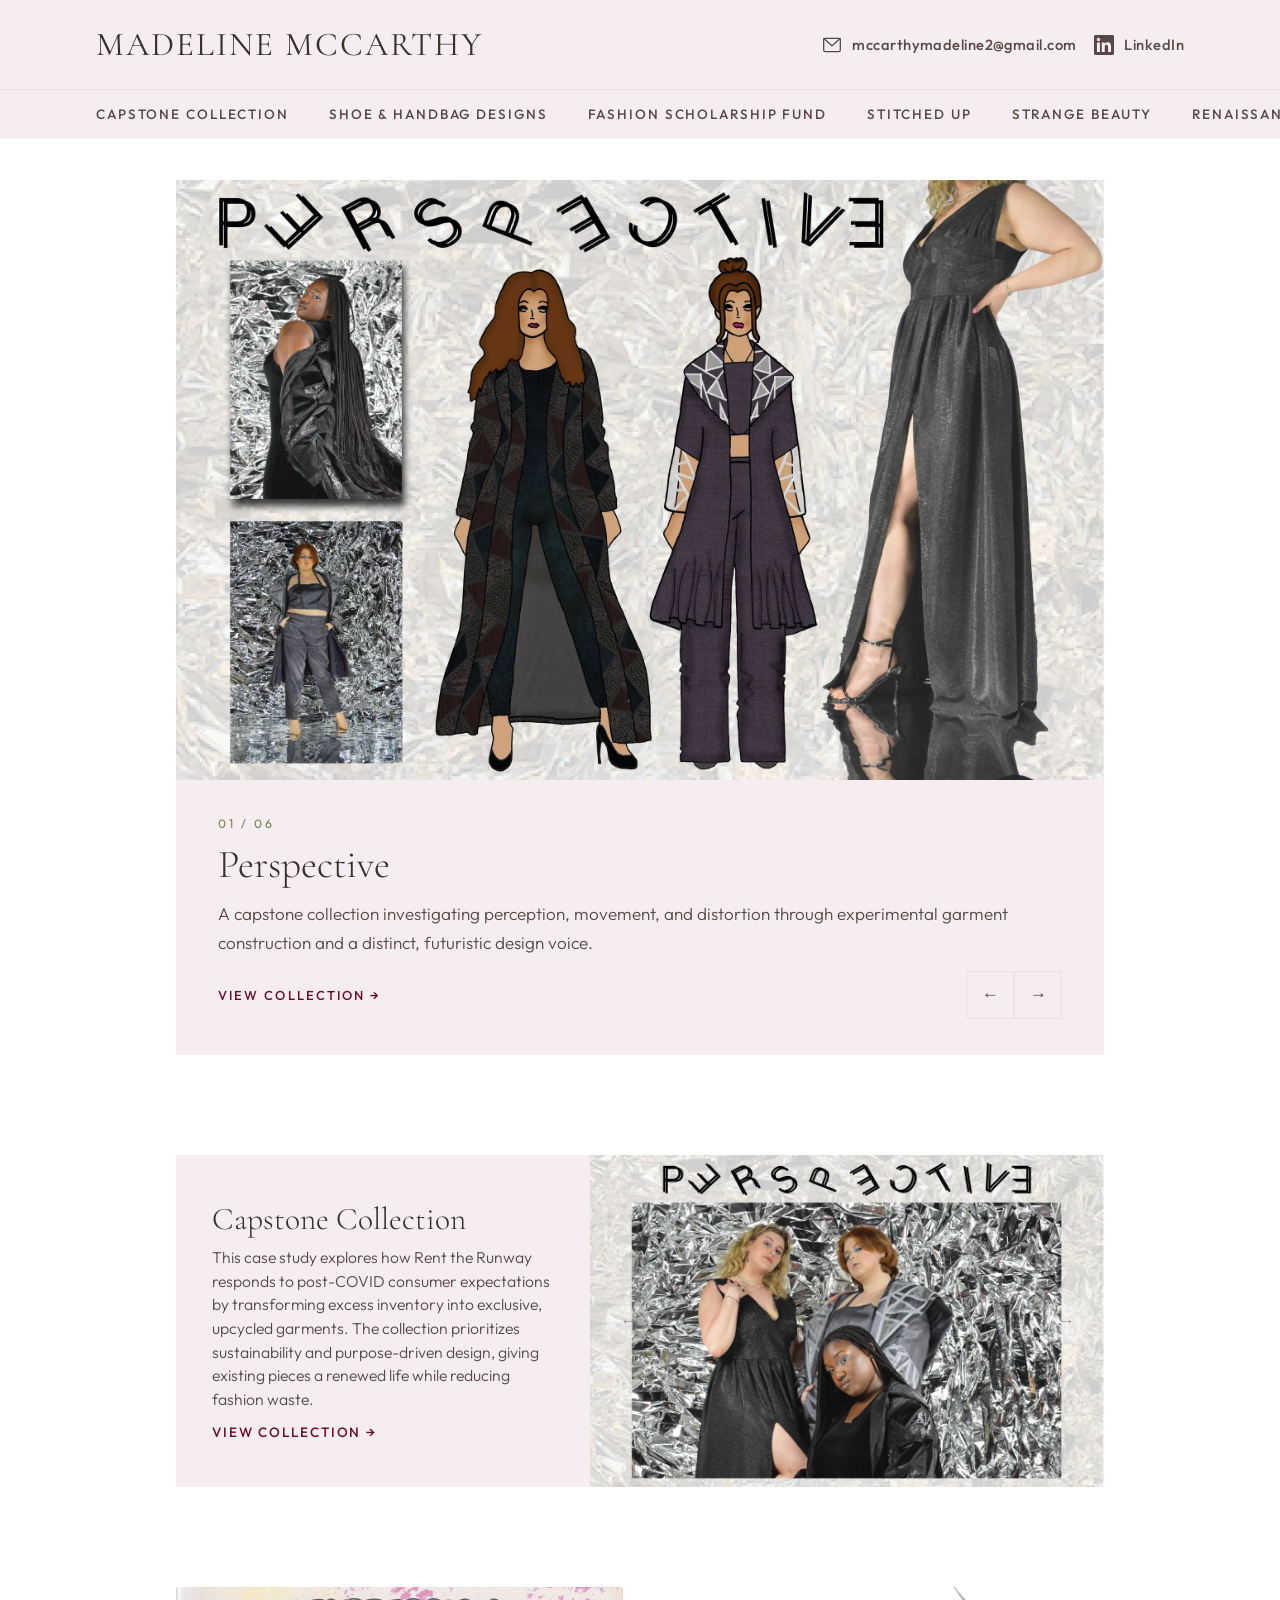
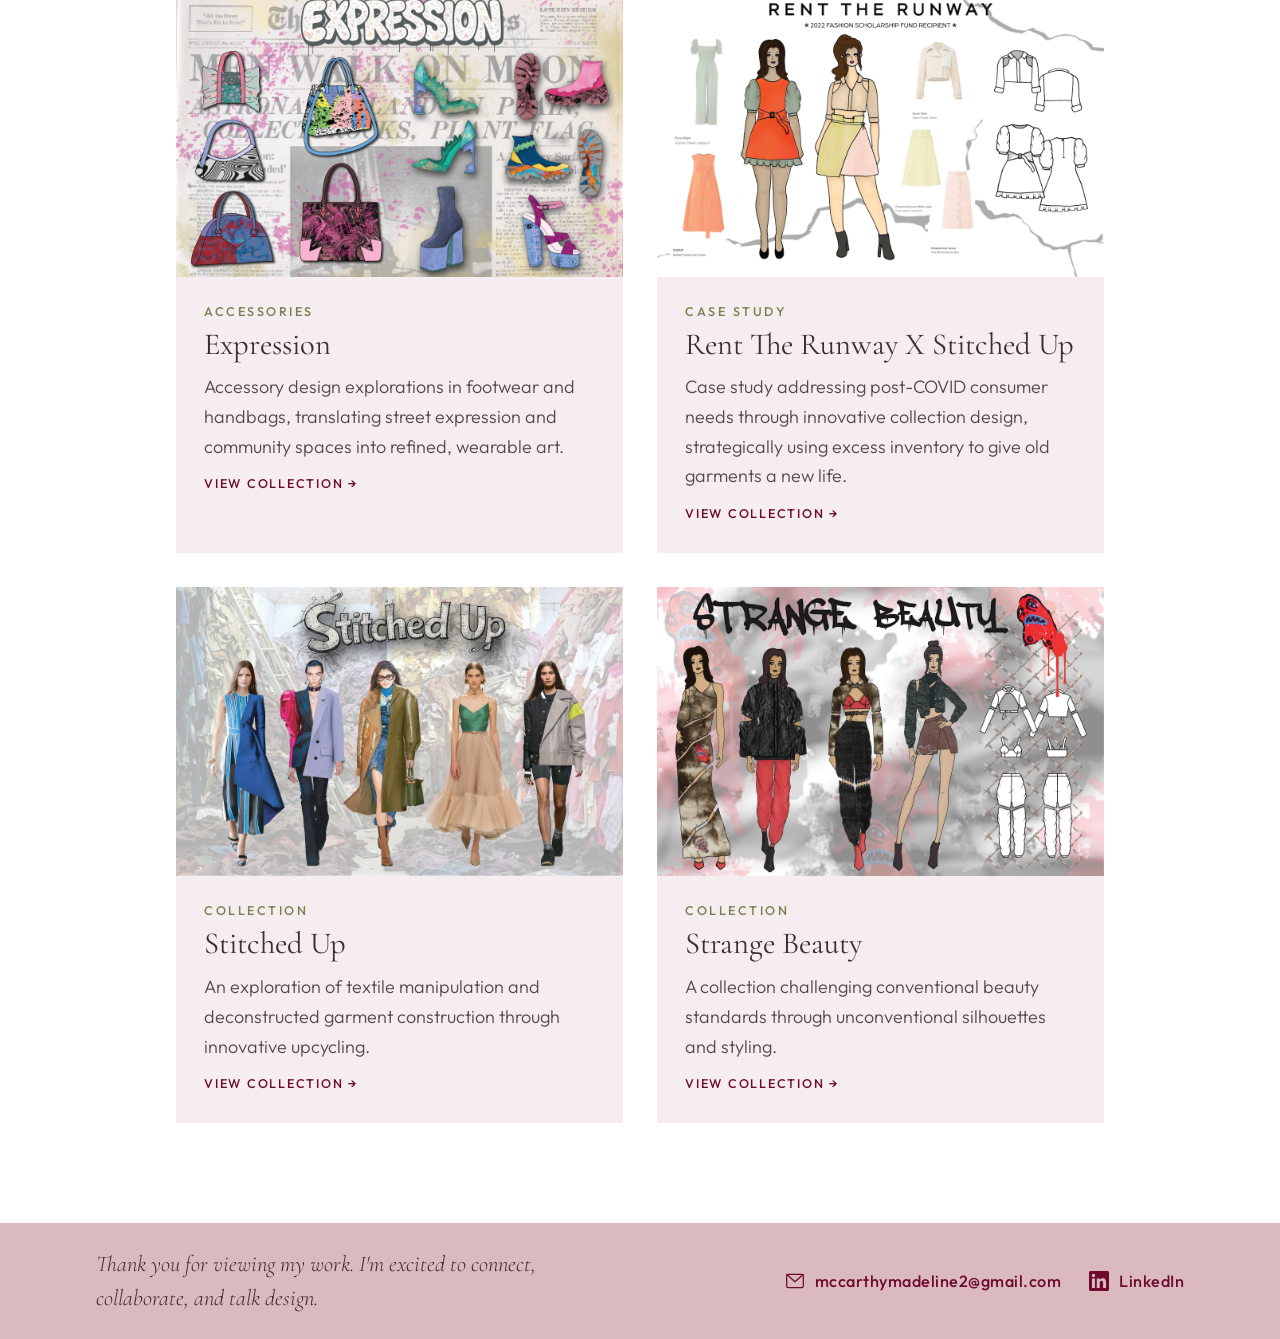
<file: index.html>
<!DOCTYPE html>
<html lang="en">
<head>
    <meta charset="UTF-8">
    <meta name="viewport" content="width=device-width, initial-scale=1.0">
    <title>Madeline McCarthy — Fashion Designer</title>
    <meta name="description" content="Madeline McCarthy - Fashion Designer specializing in children's wear, sleepwear, and trend-forward design.">
    <link rel="preconnect" href="https://fonts.googleapis.com">
    <link rel="preconnect" href="https://fonts.gstatic.com" crossorigin>
    <link href="https://fonts.googleapis.com/css2?family=Cormorant+Garamond:ital,wght@0,300;0,400;0,500;0,600;1,300;1,400&family=Outfit:wght@300;400;500;600&display=swap" rel="stylesheet">
    <link rel="stylesheet" href="css/main.css">
</head>
<body>

    <!-- HEADER -->
    <header class="site-header" id="siteHeader">
        <div class="header-top">
            <div class="header-logo"><a href="index.html">Madeline McCarthy</a></div>
            <div class="header-contact">
                <a href="mailto:mccarthymadeline2@gmail.com" class="contact-link">
                    <svg class="c-icon" viewBox="0 0 24 24" fill="none" stroke="currentColor" stroke-width="1.5" stroke-linecap="round" stroke-linejoin="round"><rect x="2" y="4" width="20" height="16" rx="2"/><path d="M22 4L12 13L2 4"/></svg>
                    mccarthymadeline2@gmail.com
                </a>
                <a href="https://www.linkedin.com/in/madeline-mccarthy-31020b167" target="_blank" class="contact-link">
                    <svg class="c-icon" viewBox="0 0 24 24" fill="currentColor"><path d="M20.447 20.452h-3.554v-5.569c0-1.328-.027-3.037-1.852-3.037-1.853 0-2.136 1.445-2.136 2.939v5.667H9.351V9h3.414v1.561h.046c.477-.9 1.637-1.85 3.37-1.85 3.601 0 4.267 2.37 4.267 5.455v6.286zM5.337 7.433a2.062 2.062 0 01-2.063-2.065 2.064 2.064 0 112.063 2.065zm1.782 13.019H3.555V9h3.564v11.452zM22.225 0H1.771C.792 0 0 .774 0 1.729v20.542C0 23.227.792 24 1.771 24h20.451C23.2 24 24 23.227 24 22.271V1.729C24 .774 23.2 0 22.222 0h.003z"/></svg>
                    LinkedIn
                </a>
            </div>
            <button class="hamburger" id="hamburger" type="button" aria-label="Open menu" aria-controls="headerNav" aria-expanded="false"><span></span><span></span><span></span></button>
        </div>
        <nav class="header-nav" id="headerNav">
            <ul>
                <li><a href="senior-thesis.html"><span>Capstone Collection</span></a></li>
                <li><a href="shoe-handbag.html"><span>Shoe &amp; Handbag Designs</span></a></li>
                <li><a href="fsf-case-study.html"><span>Fashion Scholarship Fund</span></a></li>
                <li><a href="stitched-up.html"><span>Stitched Up</span></a></li>
                <li><a href="strange-beauty.html"><span>Strange Beauty</span></a></li>
                <li><a href="renaissance-romance.html"><span>Renaissance Romance</span></a></li>
            </ul>
            <div class="mobile-contact" style="display:none">
                <a href="mailto:mccarthymadeline2@gmail.com" class="contact-link">
                    <svg class="c-icon" viewBox="0 0 24 24" fill="none" stroke="currentColor" stroke-width="1.5" stroke-linecap="round" stroke-linejoin="round"><rect x="2" y="4" width="20" height="16" rx="2"/><path d="M22 4L12 13L2 4"/></svg>
                    mccarthymadeline2@gmail.com
                </a>
                <a href="https://www.linkedin.com/in/madeline-mccarthy-31020b167" target="_blank" class="contact-link">
                    <svg class="c-icon" viewBox="0 0 24 24" fill="currentColor"><path d="M20.447 20.452h-3.554v-5.569c0-1.328-.027-3.037-1.852-3.037-1.853 0-2.136 1.445-2.136 2.939v5.667H9.351V9h3.414v1.561h.046c.477-.9 1.637-1.85 3.37-1.85 3.601 0 4.267 2.37 4.267 5.455v6.286zM5.337 7.433a2.062 2.062 0 01-2.063-2.065 2.064 2.064 0 112.063 2.065zm1.782 13.019H3.555V9h3.564v11.452zM22.225 0H1.771C.792 0 0 .774 0 1.729v20.542C0 23.227.792 24 1.771 24h20.451C23.2 24 24 23.227 24 22.271V1.729C24 .774 23.2 0 22.222 0h.003z"/></svg>
                    LinkedIn
                </a>
            </div>
        </nav>
    </header>

    <!-- HERO -->
    <section class="hero" id="hero">
        <div class="content-wrap">
            <div class="hero-card">
                <div class="hero-card-image" id="heroImageWrap">
                    <div class="hero-slide active"><img src="images/hero/01_Website_Title_Pgs_SS3_Perspective.webp" alt="Capstone Collection"></div>
                    <div class="hero-slide"><img src="images/hero/02_Website_Title_Pgs_SS2_Expression.webp" alt="Shoe &amp; Handbag Designs"></div>
                    <div class="hero-slide"><img src="images/hero/03_Website_Title_Pgs_SS1_RTR_X_Stitched_Up.webp" alt="Fashion Scholarship Fund"></div>
                    <div class="hero-slide"><img src="images/hero/04_Website_Title_Pgs_SS5_Stitched_Up.webp" alt="Stitched Up"></div>
                    <div class="hero-slide"><img src="images/hero/05_Website_Title_Pgs_SS4_Strange_Beauty.webp" alt="Strange Beauty"></div>
                    <div class="hero-slide"><img src="images/hero/06_Website_Title_Pgs_SS6_Renaissance_Romance.webp" alt="Renaissance Romance"></div>
                </div>
                <div class="hero-card-info">
                    <div class="hero-card-text">
                        <div class="counter-text" id="heroCounter">01 / 06</div>
                        <h2 id="heroTitle">Perspective</h2>
                        <p id="heroDesc">A capstone collection investigating perception, movement, and distortion through experimental garment construction and a distinct, futuristic design voice.</p>
                    </div>
                    <div class="hero-card-bottom">
                        <a href="senior-thesis.html" class="hero-link" id="heroLink">View Collection &rarr;</a>
                        <div class="arrow-row">
                            <button class="arrow-btn" id="heroPrev" aria-label="Previous">&#8592;</button>
                            <button class="arrow-btn" id="heroNext" aria-label="Next">&#8594;</button>
                        </div>
                    </div>
                </div>
            </div>
        </div>
    </section>

    <!-- FEATURED -->
    <div class="content-wrap featured-wrap" id="featuredSection">
        <div class="featured">
            <div class="featured-text">
                <h2>Capstone Collection</h2>
                <p>This case study explores how Rent the Runway responds to post-COVID consumer expectations by transforming excess inventory into exclusive, upcycled garments. The collection prioritizes sustainability and purpose-driven design, giving existing pieces a renewed life while reducing fashion waste.</p>
                <a href="senior-thesis.html" class="featured-cta">View Collection &rarr;</a>
            </div>
            <div class="feat-ss" id="featSS">
                <div class="feat-slide active"><div class="ph ph-blush"><img src="images/featured/01_Website_Title_Pgs_Highlight_Perspective_1.webp" alt="Capstone Collection — Image 1"></div></div>
                <div class="feat-slide"><div class="ph ph-silver"><img src="images/featured/02_Website_Title_Pgs_Highlight_Perspective_2.webp" alt="Capstone Collection — Image 2"></div></div>
                <div class="feat-slide"><div class="ph ph-blush"><img src="images/featured/03_Website_Title_Pgs_Highlight_Perspective_3.webp" alt="Capstone Collection — Image 3"></div></div>
                <div class="feat-slide"><div class="ph ph-silver"><img src="images/featured/04_Website_Title_Pgs_Highlight_Perspective_4.webp" alt="Capstone Collection — Image 4"></div></div>

                <button class="feat-arrow feat-arrow--prev" id="featPrev" aria-label="Previous">&#8592;</button>
                <button class="feat-arrow feat-arrow--next" id="featNext" aria-label="Next">&#8594;</button>
            </div>
        </div>
    </div>

    <!-- WORKS -->
    <div class="content-wrap works-wrap">
        <div class="works-grid">
            <a href="shoe-handbag.html" class="work-card">
                <div class="work-card-image"><div class="ph ph-light"><img src="images/cards/01_Website_Title_Pgs_SS2_Expression.webp" alt="Shoe &amp; Handbag Designs"></div></div>
                <div class="work-card-body">
                    <div class="work-card-tag">Accessories</div>
                    <h3>Expression</h3>
                    <p class="work-desc">Accessory design explorations in footwear and handbags, translating street expression and community spaces into refined, wearable art.</p>
                    <span class="work-view">View Collection &rarr;</span>
                </div>
            </a>
            <a href="fsf-case-study.html" class="work-card">
                <div class="work-card-image"><div class="ph ph-blush"><img src="images/cards/02_Website_Title_Pgs_SS1_RTR_X_Stitched_Up.webp" alt="Fashion Scholarship Fund"></div></div>
                <div class="work-card-body">
                    <div class="work-card-tag">Case Study</div>
                    <h3>Rent The Runway X Stitched&#160;Up</h3>
                    <p class="work-desc">Case study addressing post-COVID consumer needs through innovative collection design, strategically using excess inventory to give old garments a new life.</p>
                    <span class="work-view">View Collection &rarr;</span>
                </div>
            </a>
            <a href="stitched-up.html" class="work-card">
                <div class="work-card-image"><div class="ph ph-silver"><img src="images/cards/03_Website_Title_Pgs_SS5_Stitched_Up.webp" alt="Stitched Up"></div></div>
                <div class="work-card-body">
                    <div class="work-card-tag">Collection</div>
                    <h3>Stitched Up</h3>
                    <p class="work-desc">An exploration of textile manipulation and deconstructed garment construction through innovative upcycling.</p>
                    <span class="work-view">View Collection &rarr;</span>
                </div>
            </a>
            <a href="strange-beauty.html" class="work-card">
                <div class="work-card-image"><div class="ph ph-light"><img src="images/cards/04_Website_Title_Pgs_SS4_Strange_Beauty.webp" alt="Strange Beauty"></div></div>
                <div class="work-card-body">
                    <div class="work-card-tag">Collection</div>
                    <h3>Strange Beauty</h3>
                    <p class="work-desc">A collection challenging conventional beauty standards through unconventional silhouettes and styling.</p>
                    <span class="work-view">View Collection &rarr;</span>
                </div>
            </a>
        </div>
    </div>

    <!-- FOOTER -->
    <footer class="site-footer">
        <div class="footer-inner">
            <div class="footer-message"><p>Thank you for viewing my work. I'm excited to connect, collaborate, and talk design.</p></div>
            <div class="footer-contact">
                <a href="mailto:mccarthymadeline2@gmail.com" class="contact-link">
                    <svg class="c-icon" viewBox="0 0 24 24" fill="none" stroke="currentColor" stroke-width="1.5" stroke-linecap="round" stroke-linejoin="round"><rect x="2" y="4" width="20" height="16" rx="2"/><path d="M22 4L12 13L2 4"/></svg>
                    mccarthymadeline2@gmail.com
                </a>
                <a href="https://www.linkedin.com/in/madeline-mccarthy-31020b167" target="_blank" class="contact-link">
                    <svg class="c-icon" viewBox="0 0 24 24" fill="currentColor"><path d="M20.447 20.452h-3.554v-5.569c0-1.328-.027-3.037-1.852-3.037-1.853 0-2.136 1.445-2.136 2.939v5.667H9.351V9h3.414v1.561h.046c.477-.9 1.637-1.85 3.37-1.85 3.601 0 4.267 2.37 4.267 5.455v6.286zM5.337 7.433a2.062 2.062 0 01-2.063-2.065 2.064 2.064 0 112.063 2.065zm1.782 13.019H3.555V9h3.564v11.452zM22.225 0H1.771C.792 0 0 .774 0 1.729v20.542C0 23.227.792 24 1.771 24h20.451C23.2 24 24 23.227 24 22.271V1.729C24 .774 23.2 0 22.222 0h.003z"/></svg>
                    LinkedIn
                </a>
            </div>
        </div>
    </footer>

    <script src="js/main.js"></script>
    <script src="js/index.js"></script>
</body>
</html>
</file>
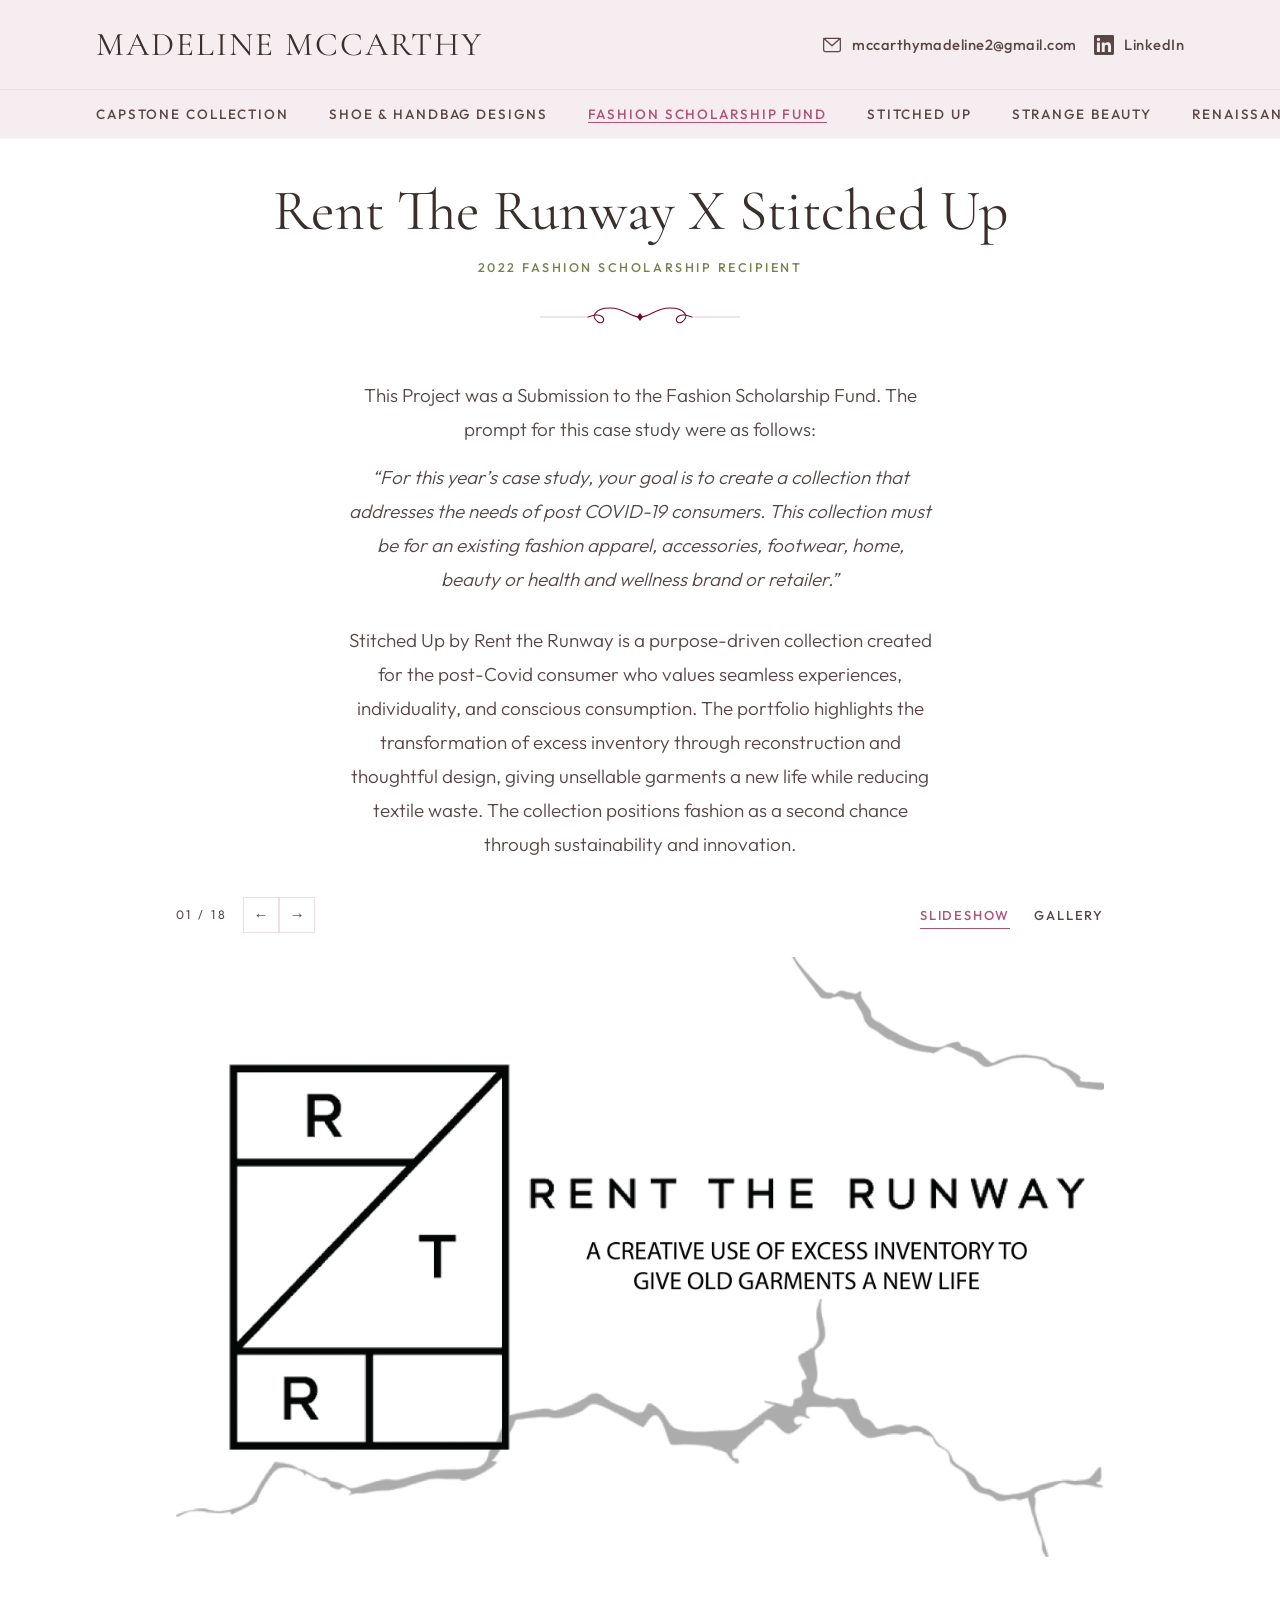
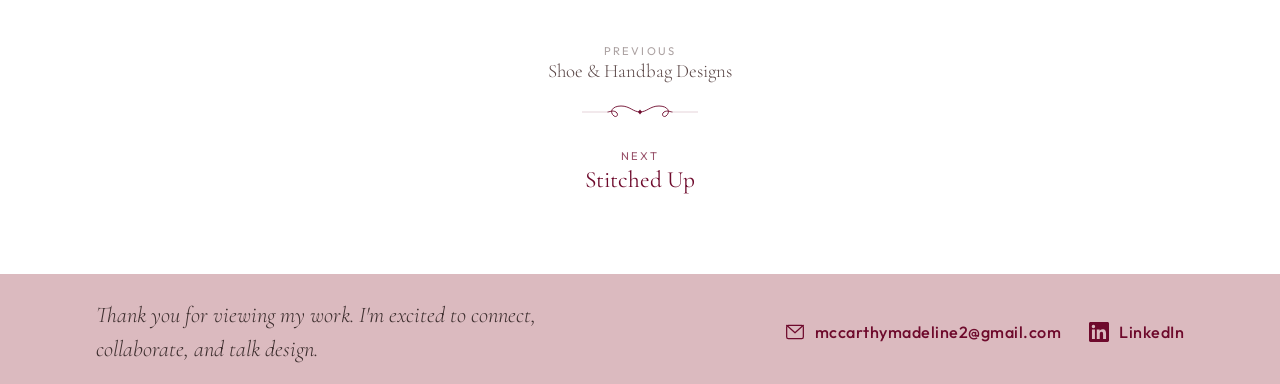
<file: fsf-case-study.html>
<!DOCTYPE html>
<html lang="en">
<head>
    <meta charset="UTF-8">
    <meta name="viewport" content="width=device-width, initial-scale=1.0">
    <title>Fashion Scholarship Fund — Madeline McCarthy</title>
    <meta name="description" content="Rent The Runway X Stitched Up — 2022 Fashion Scholarship Recipient. A purpose-driven collection created for the post-Covid consumer.">
    <link rel="preconnect" href="https://fonts.googleapis.com">
    <link rel="preconnect" href="https://fonts.gstatic.com" crossorigin>
    <link href="https://fonts.googleapis.com/css2?family=Cormorant+Garamond:ital,wght@0,300;0,400;0,500;0,600;1,300;1,400&family=Outfit:wght@300;400;500;600&display=swap" rel="stylesheet">
    <link rel="stylesheet" href="css/main.css">
</head>
<body class="project-page">

    <!-- HEADER -->
    <header class="site-header" id="siteHeader">
        <div class="header-top">
            <div class="header-logo"><a href="index.html">Madeline McCarthy</a></div>
            <div class="header-contact">
                <a href="mailto:mccarthymadeline2@gmail.com" class="contact-link">
                    <svg class="c-icon" viewBox="0 0 24 24" fill="none" stroke="currentColor" stroke-width="1.5" stroke-linecap="round" stroke-linejoin="round"><rect x="2" y="4" width="20" height="16" rx="2"/><path d="M22 4L12 13L2 4"/></svg>
                    mccarthymadeline2@gmail.com
                </a>
                <a href="https://www.linkedin.com/in/madeline-mccarthy-31020b167" target="_blank" class="contact-link">
                    <svg class="c-icon" viewBox="0 0 24 24" fill="currentColor"><path d="M20.447 20.452h-3.554v-5.569c0-1.328-.027-3.037-1.852-3.037-1.853 0-2.136 1.445-2.136 2.939v5.667H9.351V9h3.414v1.561h.046c.477-.9 1.637-1.85 3.37-1.85 3.601 0 4.267 2.37 4.267 5.455v6.286zM5.337 7.433a2.062 2.062 0 01-2.063-2.065 2.064 2.064 0 112.063 2.065zm1.782 13.019H3.555V9h3.564v11.452zM22.225 0H1.771C.792 0 0 .774 0 1.729v20.542C0 23.227.792 24 1.771 24h20.451C23.2 24 24 23.227 24 22.271V1.729C24 .774 23.2 0 22.222 0h.003z"/></svg>
                    LinkedIn
                </a>
            </div>
            <button class="hamburger" id="hamburger" type="button" aria-label="Open menu" aria-controls="headerNav" aria-expanded="false"><span></span><span></span><span></span></button>
        </div>
        <nav class="header-nav" id="headerNav">
            <ul>
                <li><a href="senior-thesis.html"><span>Capstone Collection</span></a></li>
                <li><a href="shoe-handbag.html"><span>Shoe &amp; Handbag Designs</span></a></li>
                <li><a href="fsf-case-study.html" class="active"><span>Fashion Scholarship Fund</span></a></li>
                <li><a href="stitched-up.html"><span>Stitched Up</span></a></li>
                <li><a href="strange-beauty.html"><span>Strange Beauty</span></a></li>
                <li><a href="renaissance-romance.html"><span>Renaissance Romance</span></a></li>
            </ul>
            <div class="mobile-contact" style="display:none">
                <a href="mailto:mccarthymadeline2@gmail.com" class="contact-link">
                    <svg class="c-icon" viewBox="0 0 24 24" fill="none" stroke="currentColor" stroke-width="1.5" stroke-linecap="round" stroke-linejoin="round"><rect x="2" y="4" width="20" height="16" rx="2"/><path d="M22 4L12 13L2 4"/></svg>
                    mccarthymadeline2@gmail.com
                </a>
                <a href="https://www.linkedin.com/in/madeline-mccarthy-31020b167" target="_blank" class="contact-link">
                    <svg class="c-icon" viewBox="0 0 24 24" fill="currentColor"><path d="M20.447 20.452h-3.554v-5.569c0-1.328-.027-3.037-1.852-3.037-1.853 0-2.136 1.445-2.136 2.939v5.667H9.351V9h3.414v1.561h.046c.477-.9 1.637-1.85 3.37-1.85 3.601 0 4.267 2.37 4.267 5.455v6.286zM5.337 7.433a2.062 2.062 0 01-2.063-2.065 2.064 2.064 0 112.063 2.065zm1.782 13.019H3.555V9h3.564v11.452zM22.225 0H1.771C.792 0 0 .774 0 1.729v20.542C0 23.227.792 24 1.771 24h20.451C23.2 24 24 23.227 24 22.271V1.729C24 .774 23.2 0 22.222 0h.003z"/></svg>
                    LinkedIn
                </a>
            </div>
        </nav>
    </header>

    <!-- PROJECT HERO BANNER -->
    <section class="project-hero">
        <div class="content-wrap">
            <div class="project-hero-inner">
                <h1>Rent The Runway X <span class="title-no-wrap">Stitched Up</span></h1>
                <span class="project-tag">2022 Fashion Scholarship Recipient</span>
            </div>
        </div>
    </section>

    <!-- ORNAMENTAL DIVIDER -->
    <div class="content-wrap">
        <div class="project-ornament">
            <svg width="260" height="24" viewBox="0 0 260 24" fill="none" xmlns="http://www.w3.org/2000/svg">
                <line x1="30" y1="12" x2="78" y2="12" stroke="#6E0A2C" stroke-width="0.5" opacity="0.45"/>
                <path d="M130 12 C120 12, 115 3, 100 3 C85 3, 80 12, 88 17 C93 20, 96 14, 91 11 C86 8, 80 12, 78 12" stroke="#6E0A2C" stroke-width="1.1" stroke-linecap="round" fill="none"/>
                <path d="M130 12 C140 12, 145 3, 160 3 C175 3, 180 12, 172 17 C167 20, 164 14, 169 11 C174 8, 180 12, 182 12" stroke="#6E0A2C" stroke-width="1.1" stroke-linecap="round" fill="none"/>
                <line x1="182" y1="12" x2="230" y2="12" stroke="#6E0A2C" stroke-width="0.5" opacity="0.45"/>
                <path d="M127 12 L130 8 L133 12 L130 16 Z" fill="#6E0A2C"/>
            </svg>
        </div>
    </div>

    <!-- PROJECT SUMMARY -->
    <div class="content-wrap">
        <div class="project-summary">
            <p>This Project was a Submission to the Fashion Scholarship Fund. The prompt for this case study were as follows:</p>
            <p class="quote">&ldquo;For this year&rsquo;s case study, your goal is to create a collection that addresses the needs of post COVID-19 consumers. This collection must be for an existing fashion apparel, accessories, footwear, home, beauty or health and wellness brand or retailer.&rdquo;</p>
            <p>Stitched Up by Rent the Runway is a purpose-driven collection created for the post-Covid consumer who values seamless experiences, individuality, and conscious consumption. The portfolio highlights the transformation of excess inventory through reconstruction and thoughtful design, giving unsellable garments a new life while reducing textile waste. The collection positions fashion as a second chance through sustainability and innovation.</p>
        </div>
    </div>

    <!-- TOOLBAR + SLIDESHOW / GALLERY -->
    <div class="content-wrap project-display-wrap">
        <div class="project-toolbar">
            <div class="project-toolbar-controls" id="toolbarControls">
                <span class="project-toolbar-counter" id="projectCounter">01 / 18</span>
                <div class="project-toolbar-arrows">
                    <button class="toolbar-arrow" id="projectPrev" aria-label="Previous slide">&#8592;</button>
                    <button class="toolbar-arrow" id="projectNext" aria-label="Next slide">&#8594;</button>
                </div>
            </div>
            <div class="view-toggle" id="viewToggle">
                <button class="view-btn active" data-view="slideshow">Slideshow</button>
                <button class="view-btn" data-view="gallery">Gallery</button>
            </div>
        </div>

        <div class="project-slideshow" id="projectSS">
            <div class="project-slide-container" id="slideContainer">
                <div class="project-slide active"><img src="images/fsf-case-study/01_MGM_RTR_X_FSF_Title.webp" alt="Fashion Scholarship Fund — Title"></div>
                <div class="project-slide"><img src="images/fsf-case-study/02_MGM_RTR_X_FSF_Executive_Summary.webp" alt="Fashion Scholarship Fund — Executive Summary"></div>
                <div class="project-slide"><img src="images/fsf-case-study/03_MGM_RTR_X_FSF_Power_Of_Renting.webp" alt="Fashion Scholarship Fund — Power Of Renting"></div>
                <div class="project-slide"><img src="images/fsf-case-study/04_MGM_RTR_X_FSF_Rise_Of_Rental.webp" alt="Fashion Scholarship Fund — Rise Of Rental"></div>
                <div class="project-slide"><img src="images/fsf-case-study/05_MGM_RTR_X_FSF_RTR_X_Thred_Up.webp" alt="Fashion Scholarship Fund — RTR X Thred Up"></div>
                <div class="project-slide"><img src="images/fsf-case-study/06_MGM_RTR_X_FSF_Stitched_Up_X_RTR.webp" alt="Fashion Scholarship Fund — Stitched Up X RTR"></div>
                <div class="project-slide"><img src="images/fsf-case-study/07_MGM_RTR_X_FSF_Inspo_Board.webp" alt="Fashion Scholarship Fund — Inspo Board"></div>
                <div class="project-slide"><img src="images/fsf-case-study/08_MGM_RTR_X_FSF_Material_Color.webp" alt="Fashion Scholarship Fund — Material Color"></div>
                <div class="project-slide"><img src="images/fsf-case-study/09_MGM_RTR_X_FSF_Print_Pattern.webp" alt="Fashion Scholarship Fund — Print Pattern"></div>
                <div class="project-slide"><img src="images/fsf-case-study/10_MGM_RTR_X_FSF_Looks_1.webp" alt="Fashion Scholarship Fund — Looks 1"></div>
                <div class="project-slide"><img src="images/fsf-case-study/11_MGM_RTR_X_FSF_Looks_2.webp" alt="Fashion Scholarship Fund — Looks 2"></div>
                <div class="project-slide"><img src="images/fsf-case-study/12_MGM_RTR_X_FSF_Looks_3.webp" alt="Fashion Scholarship Fund — Looks 3"></div>
                <div class="project-slide"><img src="images/fsf-case-study/13_MGM_RTR_X_FSF_Flats.webp" alt="Fashion Scholarship Fund — Flats"></div>
                <div class="project-slide"><img src="images/fsf-case-study/14_MGM_RTR_X_FSF_Marketing_Strategy.webp" alt="Fashion Scholarship Fund — Marketing Strategy"></div>
                <div class="project-slide"><img src="images/fsf-case-study/15_MGM_RTR_X_FSF_RTR_Expansion_Into_Resale.webp" alt="Fashion Scholarship Fund — RTR Expansion Into Resale"></div>
                <div class="project-slide"><img src="images/fsf-case-study/16_MGM_RTR_X_FSF_Impact_Of_Covid_On_Rental.webp" alt="Fashion Scholarship Fund — Impact Of Covid On Rental"></div>
                <div class="project-slide"><img src="images/fsf-case-study/17_MGM_RTR_X_FSF_How_Is_RTR_Doing_Now.webp" alt="Fashion Scholarship Fund — How Is RTR Doing Now"></div>
                <div class="project-slide"><img src="images/fsf-case-study/18_MGM_RTR_X_FSF_Works_Cited.webp" alt="Fashion Scholarship Fund — Works Cited"></div>
            </div>
        </div>

        <div class="project-gallery" id="projectGallery" style="display:none">
            <div class="gallery-grid" id="galleryGrid">
                <div class="gallery-item"><img src="images/fsf-case-study/01_MGM_RTR_X_FSF_Title.webp" alt="Fashion Scholarship Fund — Title"></div>
                <div class="gallery-item"><img src="images/fsf-case-study/02_MGM_RTR_X_FSF_Executive_Summary.webp" alt="Fashion Scholarship Fund — Executive Summary"></div>
                <div class="gallery-item"><img src="images/fsf-case-study/03_MGM_RTR_X_FSF_Power_Of_Renting.webp" alt="Fashion Scholarship Fund — Power Of Renting"></div>
                <div class="gallery-item"><img src="images/fsf-case-study/04_MGM_RTR_X_FSF_Rise_Of_Rental.webp" alt="Fashion Scholarship Fund — Rise Of Rental"></div>
                <div class="gallery-item"><img src="images/fsf-case-study/05_MGM_RTR_X_FSF_RTR_X_Thred_Up.webp" alt="Fashion Scholarship Fund — RTR X Thred Up"></div>
                <div class="gallery-item"><img src="images/fsf-case-study/06_MGM_RTR_X_FSF_Stitched_Up_X_RTR.webp" alt="Fashion Scholarship Fund — Stitched Up X RTR"></div>
                <div class="gallery-item"><img src="images/fsf-case-study/07_MGM_RTR_X_FSF_Inspo_Board.webp" alt="Fashion Scholarship Fund — Inspo Board"></div>
                <div class="gallery-item"><img src="images/fsf-case-study/08_MGM_RTR_X_FSF_Material_Color.webp" alt="Fashion Scholarship Fund — Material Color"></div>
                <div class="gallery-item"><img src="images/fsf-case-study/09_MGM_RTR_X_FSF_Print_Pattern.webp" alt="Fashion Scholarship Fund — Print Pattern"></div>
                <div class="gallery-item"><img src="images/fsf-case-study/10_MGM_RTR_X_FSF_Looks_1.webp" alt="Fashion Scholarship Fund — Looks 1"></div>
                <div class="gallery-item"><img src="images/fsf-case-study/11_MGM_RTR_X_FSF_Looks_2.webp" alt="Fashion Scholarship Fund — Looks 2"></div>
                <div class="gallery-item"><img src="images/fsf-case-study/12_MGM_RTR_X_FSF_Looks_3.webp" alt="Fashion Scholarship Fund — Looks 3"></div>
                <div class="gallery-item"><img src="images/fsf-case-study/13_MGM_RTR_X_FSF_Flats.webp" alt="Fashion Scholarship Fund — Flats"></div>
                <div class="gallery-item"><img src="images/fsf-case-study/14_MGM_RTR_X_FSF_Marketing_Strategy.webp" alt="Fashion Scholarship Fund — Marketing Strategy"></div>
                <div class="gallery-item"><img src="images/fsf-case-study/15_MGM_RTR_X_FSF_RTR_Expansion_Into_Resale.webp" alt="Fashion Scholarship Fund — RTR Expansion Into Resale"></div>
                <div class="gallery-item"><img src="images/fsf-case-study/16_MGM_RTR_X_FSF_Impact_Of_Covid_On_Rental.webp" alt="Fashion Scholarship Fund — Impact Of Covid On Rental"></div>
                <div class="gallery-item"><img src="images/fsf-case-study/17_MGM_RTR_X_FSF_How_Is_RTR_Doing_Now.webp" alt="Fashion Scholarship Fund — How Is RTR Doing Now"></div>
                <div class="gallery-item"><img src="images/fsf-case-study/18_MGM_RTR_X_FSF_Works_Cited.webp" alt="Fashion Scholarship Fund — Works Cited"></div>
            </div>
        </div>
    </div>

    <!-- PROJECT PAGER -->
    <div class="content-wrap">
        <div class="project-pager">
            <a href="shoe-handbag.html" class="pager-prev">
                <span class="pager-label">Previous</span>
                <span class="pager-title">Shoe &amp; Handbag Designs</span>
            </a>
            <div class="pager-divider">
                <svg width="140" height="16" viewBox="0 0 140 16" fill="none" xmlns="http://www.w3.org/2000/svg">
                    <line x1="12" y1="8" x2="38" y2="8" stroke="#6E0A2C" stroke-width="0.5" opacity="0.35"/>
                    <path d="M70 8 C63 8, 60 2, 51 2 C42 2, 39 8, 44 12 C47 14, 49 10, 46 8 C43 6, 39 8, 38 8" stroke="#6E0A2C" stroke-width="0.9" stroke-linecap="round" fill="none"/>
                    <path d="M70 8 C77 8, 80 2, 89 2 C98 2, 101 8, 96 12 C93 14, 91 10, 94 8 C97 6, 101 8, 102 8" stroke="#6E0A2C" stroke-width="0.9" stroke-linecap="round" fill="none"/>
                    <line x1="102" y1="8" x2="128" y2="8" stroke="#6E0A2C" stroke-width="0.5" opacity="0.35"/>
                    <path d="M68 8 L70 5.5 L72 8 L70 10.5 Z" fill="#6E0A2C"/>
                </svg>
            </div>
            <a href="stitched-up.html" class="pager-next">
                <span class="pager-label">Next</span>
                <span class="pager-title">Stitched Up</span>
            </a>
        </div>
    </div>

    <!-- FOOTER -->
    <footer class="site-footer">
        <div class="footer-inner">
            <div class="footer-message"><p>Thank you for viewing my work. I'm excited to connect, collaborate, and talk design.</p></div>
            <div class="footer-contact">
                <a href="mailto:mccarthymadeline2@gmail.com" class="contact-link">
                    <svg class="c-icon" viewBox="0 0 24 24" fill="none" stroke="currentColor" stroke-width="1.5" stroke-linecap="round" stroke-linejoin="round"><rect x="2" y="4" width="20" height="16" rx="2"/><path d="M22 4L12 13L2 4"/></svg>
                    mccarthymadeline2@gmail.com
                </a>
                <a href="https://www.linkedin.com/in/madeline-mccarthy-31020b167" target="_blank" class="contact-link">
                    <svg class="c-icon" viewBox="0 0 24 24" fill="currentColor"><path d="M20.447 20.452h-3.554v-5.569c0-1.328-.027-3.037-1.852-3.037-1.853 0-2.136 1.445-2.136 2.939v5.667H9.351V9h3.414v1.561h.046c.477-.9 1.637-1.85 3.37-1.85 3.601 0 4.267 2.37 4.267 5.455v6.286zM5.337 7.433a2.062 2.062 0 01-2.063-2.065 2.064 2.064 0 112.063 2.065zm1.782 13.019H3.555V9h3.564v11.452zM22.225 0H1.771C.792 0 0 .774 0 1.729v20.542C0 23.227.792 24 1.771 24h20.451C23.2 24 24 23.227 24 22.271V1.729C24 .774 23.2 0 22.222 0h.003z"/></svg>
                    LinkedIn
                </a>
            </div>
        </div>
    </footer>

    <script src="js/main.js"></script>
    <script src="js/project.js"></script>
</body>
</html>
</file>
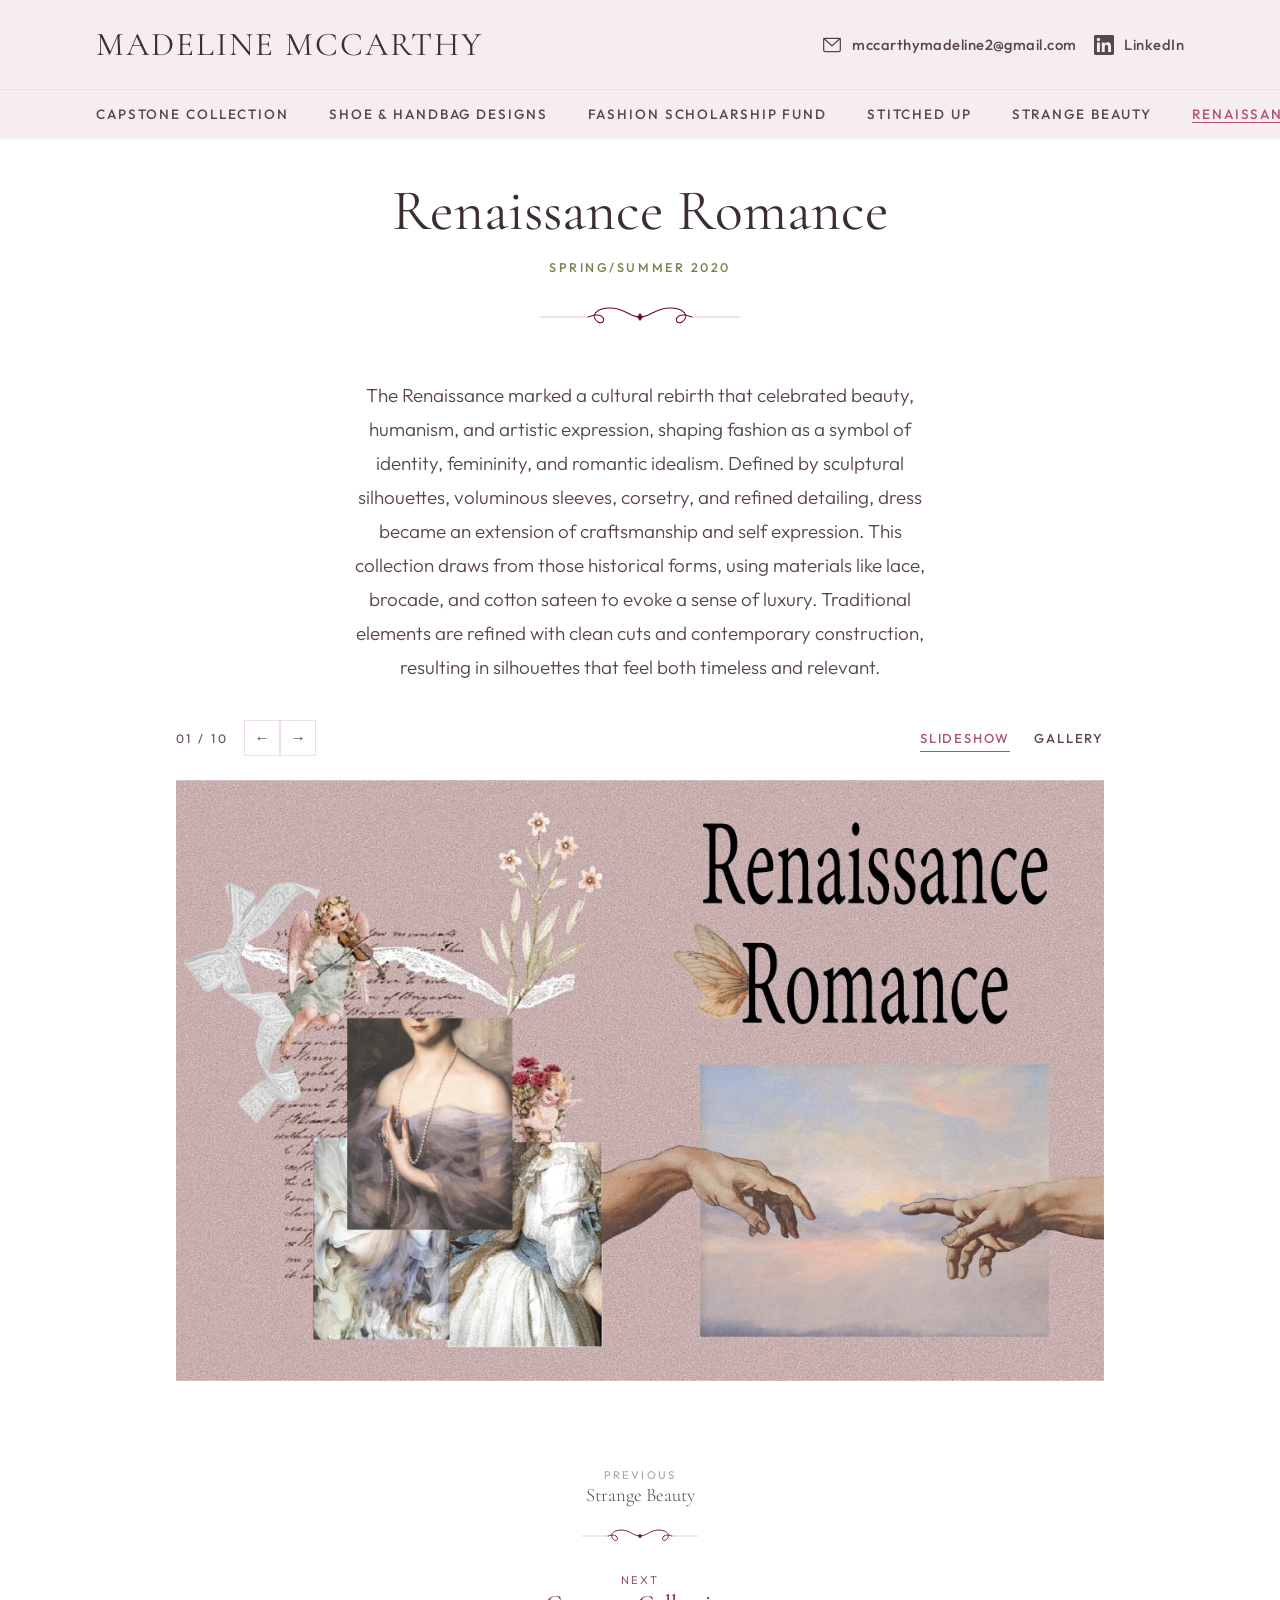
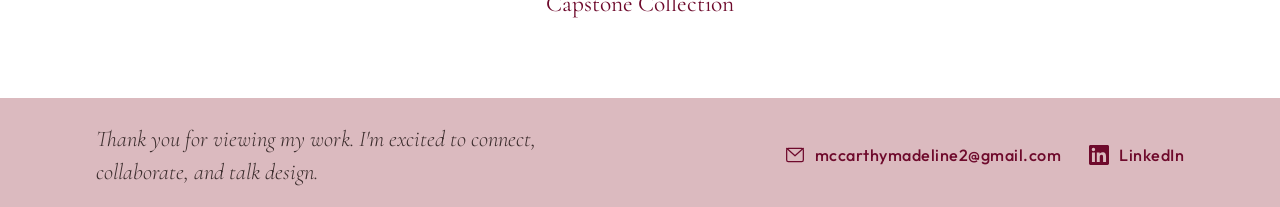
<file: renaissance-romance.html>
<!DOCTYPE html>
<html lang="en">
<head>
    <meta charset="UTF-8">
    <meta name="viewport" content="width=device-width, initial-scale=1.0">
    <title>Renaissance Romance — Madeline McCarthy</title>
    <meta name="description" content="Renaissance Romance — Spring/Summer 2020. Drawing from historical forms, using materials like lace, brocade, and cotton sateen to evoke a sense of luxury.">
    <link rel="preconnect" href="https://fonts.googleapis.com">
    <link rel="preconnect" href="https://fonts.gstatic.com" crossorigin>
    <link href="https://fonts.googleapis.com/css2?family=Cormorant+Garamond:ital,wght@0,300;0,400;0,500;0,600;1,300;1,400&family=Outfit:wght@300;400;500;600&display=swap" rel="stylesheet">
    <link rel="stylesheet" href="css/main.css">
</head>
<body class="project-page">

    <!-- HEADER -->
    <header class="site-header" id="siteHeader">
        <div class="header-top">
            <div class="header-logo"><a href="index.html">Madeline McCarthy</a></div>
            <div class="header-contact">
                <a href="mailto:mccarthymadeline2@gmail.com" class="contact-link">
                    <svg class="c-icon" viewBox="0 0 24 24" fill="none" stroke="currentColor" stroke-width="1.5" stroke-linecap="round" stroke-linejoin="round"><rect x="2" y="4" width="20" height="16" rx="2"/><path d="M22 4L12 13L2 4"/></svg>
                    mccarthymadeline2@gmail.com
                </a>
                <a href="https://www.linkedin.com/in/madeline-mccarthy-31020b167" target="_blank" class="contact-link">
                    <svg class="c-icon" viewBox="0 0 24 24" fill="currentColor"><path d="M20.447 20.452h-3.554v-5.569c0-1.328-.027-3.037-1.852-3.037-1.853 0-2.136 1.445-2.136 2.939v5.667H9.351V9h3.414v1.561h.046c.477-.9 1.637-1.85 3.37-1.85 3.601 0 4.267 2.37 4.267 5.455v6.286zM5.337 7.433a2.062 2.062 0 01-2.063-2.065 2.064 2.064 0 112.063 2.065zm1.782 13.019H3.555V9h3.564v11.452zM22.225 0H1.771C.792 0 0 .774 0 1.729v20.542C0 23.227.792 24 1.771 24h20.451C23.2 24 24 23.227 24 22.271V1.729C24 .774 23.2 0 22.222 0h.003z"/></svg>
                    LinkedIn
                </a>
            </div>
            <button class="hamburger" id="hamburger" type="button" aria-label="Open menu" aria-controls="headerNav" aria-expanded="false"><span></span><span></span><span></span></button>
        </div>
        <nav class="header-nav" id="headerNav">
            <ul>
                <li><a href="senior-thesis.html"><span>Capstone Collection</span></a></li>
                <li><a href="shoe-handbag.html"><span>Shoe &amp; Handbag Designs</span></a></li>
                <li><a href="fsf-case-study.html"><span>Fashion Scholarship Fund</span></a></li>
                <li><a href="stitched-up.html"><span>Stitched Up</span></a></li>
                <li><a href="strange-beauty.html"><span>Strange Beauty</span></a></li>
                <li><a href="renaissance-romance.html" class="active"><span>Renaissance Romance</span></a></li>
            </ul>
            <div class="mobile-contact" style="display:none">
                <a href="mailto:mccarthymadeline2@gmail.com" class="contact-link">
                    <svg class="c-icon" viewBox="0 0 24 24" fill="none" stroke="currentColor" stroke-width="1.5" stroke-linecap="round" stroke-linejoin="round"><rect x="2" y="4" width="20" height="16" rx="2"/><path d="M22 4L12 13L2 4"/></svg>
                    mccarthymadeline2@gmail.com
                </a>
                <a href="https://www.linkedin.com/in/madeline-mccarthy-31020b167" target="_blank" class="contact-link">
                    <svg class="c-icon" viewBox="0 0 24 24" fill="currentColor"><path d="M20.447 20.452h-3.554v-5.569c0-1.328-.027-3.037-1.852-3.037-1.853 0-2.136 1.445-2.136 2.939v5.667H9.351V9h3.414v1.561h.046c.477-.9 1.637-1.85 3.37-1.85 3.601 0 4.267 2.37 4.267 5.455v6.286zM5.337 7.433a2.062 2.062 0 01-2.063-2.065 2.064 2.064 0 112.063 2.065zm1.782 13.019H3.555V9h3.564v11.452zM22.225 0H1.771C.792 0 0 .774 0 1.729v20.542C0 23.227.792 24 1.771 24h20.451C23.2 24 24 23.227 24 22.271V1.729C24 .774 23.2 0 22.222 0h.003z"/></svg>
                    LinkedIn
                </a>
            </div>
        </nav>
    </header>

    <!-- PROJECT HERO BANNER -->
    <section class="project-hero">
        <div class="content-wrap">
            <div class="project-hero-inner">
                <h1>Renaissance Romance</h1>
                <span class="project-tag">Spring/Summer 2020</span>
            </div>
        </div>
    </section>

    <!-- ORNAMENTAL DIVIDER -->
    <div class="content-wrap">
        <div class="project-ornament">
            <svg width="260" height="24" viewBox="0 0 260 24" fill="none" xmlns="http://www.w3.org/2000/svg">
                <line x1="30" y1="12" x2="78" y2="12" stroke="#6E0A2C" stroke-width="0.5" opacity="0.45"/>
                <path d="M130 12 C120 12, 115 3, 100 3 C85 3, 80 12, 88 17 C93 20, 96 14, 91 11 C86 8, 80 12, 78 12" stroke="#6E0A2C" stroke-width="1.1" stroke-linecap="round" fill="none"/>
                <path d="M130 12 C140 12, 145 3, 160 3 C175 3, 180 12, 172 17 C167 20, 164 14, 169 11 C174 8, 180 12, 182 12" stroke="#6E0A2C" stroke-width="1.1" stroke-linecap="round" fill="none"/>
                <line x1="182" y1="12" x2="230" y2="12" stroke="#6E0A2C" stroke-width="0.5" opacity="0.45"/>
                <path d="M127 12 L130 8 L133 12 L130 16 Z" fill="#6E0A2C"/>
            </svg>
        </div>
    </div>

    <!-- PROJECT SUMMARY -->
    <div class="content-wrap">
        <div class="project-summary">
            <p>The Renaissance marked a cultural rebirth that celebrated beauty, humanism, and artistic expression, shaping fashion as a symbol of identity, femininity, and romantic idealism. Defined by sculptural silhouettes, voluminous sleeves, corsetry, and refined detailing, dress became an extension of craftsmanship and self expression. This collection draws from those historical forms, using materials like lace, brocade, and cotton sateen to evoke a sense of luxury. Traditional elements are refined with clean cuts and contemporary construction, resulting in silhouettes that feel both timeless and relevant.</p>
        </div>
    </div>

    <!-- TOOLBAR + SLIDESHOW / GALLERY -->
    <div class="content-wrap project-display-wrap">
        <div class="project-toolbar">
            <div class="project-toolbar-controls" id="toolbarControls">
                <span class="project-toolbar-counter" id="projectCounter">01 / 10</span>
                <div class="project-toolbar-arrows">
                    <button class="toolbar-arrow" id="projectPrev" aria-label="Previous slide">&#8592;</button>
                    <button class="toolbar-arrow" id="projectNext" aria-label="Next slide">&#8594;</button>
                </div>
            </div>
            <div class="view-toggle" id="viewToggle">
                <button class="view-btn active" data-view="slideshow">Slideshow</button>
                <button class="view-btn" data-view="gallery">Gallery</button>
            </div>
        </div>

        <div class="project-slideshow" id="projectSS">
            <div class="project-slide-container" id="slideContainer">
                <div class="project-slide active"><img src="images/renaissance-romance/01_MGM_Renaissance_Romance_Title.webp" alt="Renaissance Romance — Title"></div>
                <div class="project-slide"><img src="images/renaissance-romance/02_MGM_Renaissance_Romance_Customer_Board.webp" alt="Renaissance Romance — Customer Board"></div>
                <div class="project-slide"><img src="images/renaissance-romance/03_MGM_Renaissance_Romance_Mood_Board.webp" alt="Renaissance Romance — Mood Board"></div>
                <div class="project-slide"><img src="images/renaissance-romance/04_MGM_Renaissance_Romance_Brief.webp" alt="Renaissance Romance — Brief"></div>
                <div class="project-slide"><img src="images/renaissance-romance/05_MGM_Renaissance_Romance_Figures_1.webp" alt="Renaissance Romance — Figures 1"></div>
                <div class="project-slide"><img src="images/renaissance-romance/06_MGM_Renaissance_Romance_Figures_2.webp" alt="Renaissance Romance — Figures 2"></div>
                <div class="project-slide"><img src="images/renaissance-romance/07_MGM_Renaissance_Romance_Figures_3.webp" alt="Renaissance Romance — Figures 3"></div>
                <div class="project-slide"><img src="images/renaissance-romance/08_MGM_Renaissance_Romance_Figures_4.webp" alt="Renaissance Romance — Figures 4"></div>
                <div class="project-slide"><img src="images/renaissance-romance/09_MGM_Renaissance_Romance_Figures_5.webp" alt="Renaissance Romance — Figures 5"></div>
                <div class="project-slide"><img src="images/renaissance-romance/10_MGM_Renaissance_Romance_Final_Lineup.webp" alt="Renaissance Romance — Final Lineup"></div>
            </div>
        </div>

        <div class="project-gallery" id="projectGallery" style="display:none">
            <div class="gallery-grid" id="galleryGrid">
                <div class="gallery-item"><img src="images/renaissance-romance/01_MGM_Renaissance_Romance_Title.webp" alt="Renaissance Romance — Title"></div>
                <div class="gallery-item"><img src="images/renaissance-romance/02_MGM_Renaissance_Romance_Customer_Board.webp" alt="Renaissance Romance — Customer Board"></div>
                <div class="gallery-item"><img src="images/renaissance-romance/03_MGM_Renaissance_Romance_Mood_Board.webp" alt="Renaissance Romance — Mood Board"></div>
                <div class="gallery-item"><img src="images/renaissance-romance/04_MGM_Renaissance_Romance_Brief.webp" alt="Renaissance Romance — Brief"></div>
                <div class="gallery-item"><img src="images/renaissance-romance/05_MGM_Renaissance_Romance_Figures_1.webp" alt="Renaissance Romance — Figures 1"></div>
                <div class="gallery-item"><img src="images/renaissance-romance/06_MGM_Renaissance_Romance_Figures_2.webp" alt="Renaissance Romance — Figures 2"></div>
                <div class="gallery-item"><img src="images/renaissance-romance/07_MGM_Renaissance_Romance_Figures_3.webp" alt="Renaissance Romance — Figures 3"></div>
                <div class="gallery-item"><img src="images/renaissance-romance/08_MGM_Renaissance_Romance_Figures_4.webp" alt="Renaissance Romance — Figures 4"></div>
                <div class="gallery-item"><img src="images/renaissance-romance/09_MGM_Renaissance_Romance_Figures_5.webp" alt="Renaissance Romance — Figures 5"></div>
                <div class="gallery-item"><img src="images/renaissance-romance/10_MGM_Renaissance_Romance_Final_Lineup.webp" alt="Renaissance Romance — Final Lineup"></div>
            </div>
        </div>
    </div>

    <!-- PROJECT PAGER -->
    <div class="content-wrap">
        <div class="project-pager">
            <a href="strange-beauty.html" class="pager-prev">
                <span class="pager-label">Previous</span>
                <span class="pager-title">Strange Beauty</span>
            </a>
            <div class="pager-divider">
                <svg width="140" height="16" viewBox="0 0 140 16" fill="none" xmlns="http://www.w3.org/2000/svg">
                    <line x1="12" y1="8" x2="38" y2="8" stroke="#6E0A2C" stroke-width="0.5" opacity="0.35"/>
                    <path d="M70 8 C63 8, 60 2, 51 2 C42 2, 39 8, 44 12 C47 14, 49 10, 46 8 C43 6, 39 8, 38 8" stroke="#6E0A2C" stroke-width="0.9" stroke-linecap="round" fill="none"/>
                    <path d="M70 8 C77 8, 80 2, 89 2 C98 2, 101 8, 96 12 C93 14, 91 10, 94 8 C97 6, 101 8, 102 8" stroke="#6E0A2C" stroke-width="0.9" stroke-linecap="round" fill="none"/>
                    <line x1="102" y1="8" x2="128" y2="8" stroke="#6E0A2C" stroke-width="0.5" opacity="0.35"/>
                    <path d="M68 8 L70 5.5 L72 8 L70 10.5 Z" fill="#6E0A2C"/>
                </svg>
            </div>
            <a href="senior-thesis.html" class="pager-next">
                <span class="pager-label">Next</span>
                <span class="pager-title">Capstone Collection</span>
            </a>
        </div>
    </div>

    <!-- FOOTER -->
    <footer class="site-footer">
        <div class="footer-inner">
            <div class="footer-message"><p>Thank you for viewing my work. I'm excited to connect, collaborate, and talk design.</p></div>
            <div class="footer-contact">
                <a href="mailto:mccarthymadeline2@gmail.com" class="contact-link">
                    <svg class="c-icon" viewBox="0 0 24 24" fill="none" stroke="currentColor" stroke-width="1.5" stroke-linecap="round" stroke-linejoin="round"><rect x="2" y="4" width="20" height="16" rx="2"/><path d="M22 4L12 13L2 4"/></svg>
                    mccarthymadeline2@gmail.com
                </a>
                <a href="https://www.linkedin.com/in/madeline-mccarthy-31020b167" target="_blank" class="contact-link">
                    <svg class="c-icon" viewBox="0 0 24 24" fill="currentColor"><path d="M20.447 20.452h-3.554v-5.569c0-1.328-.027-3.037-1.852-3.037-1.853 0-2.136 1.445-2.136 2.939v5.667H9.351V9h3.414v1.561h.046c.477-.9 1.637-1.85 3.37-1.85 3.601 0 4.267 2.37 4.267 5.455v6.286zM5.337 7.433a2.062 2.062 0 01-2.063-2.065 2.064 2.064 0 112.063 2.065zm1.782 13.019H3.555V9h3.564v11.452zM22.225 0H1.771C.792 0 0 .774 0 1.729v20.542C0 23.227.792 24 1.771 24h20.451C23.2 24 24 23.227 24 22.271V1.729C24 .774 23.2 0 22.222 0h.003z"/></svg>
                    LinkedIn
                </a>
            </div>
        </div>
    </footer>

    <script src="js/main.js"></script>
    <script src="js/project.js"></script>
</body>
</html>
</file>
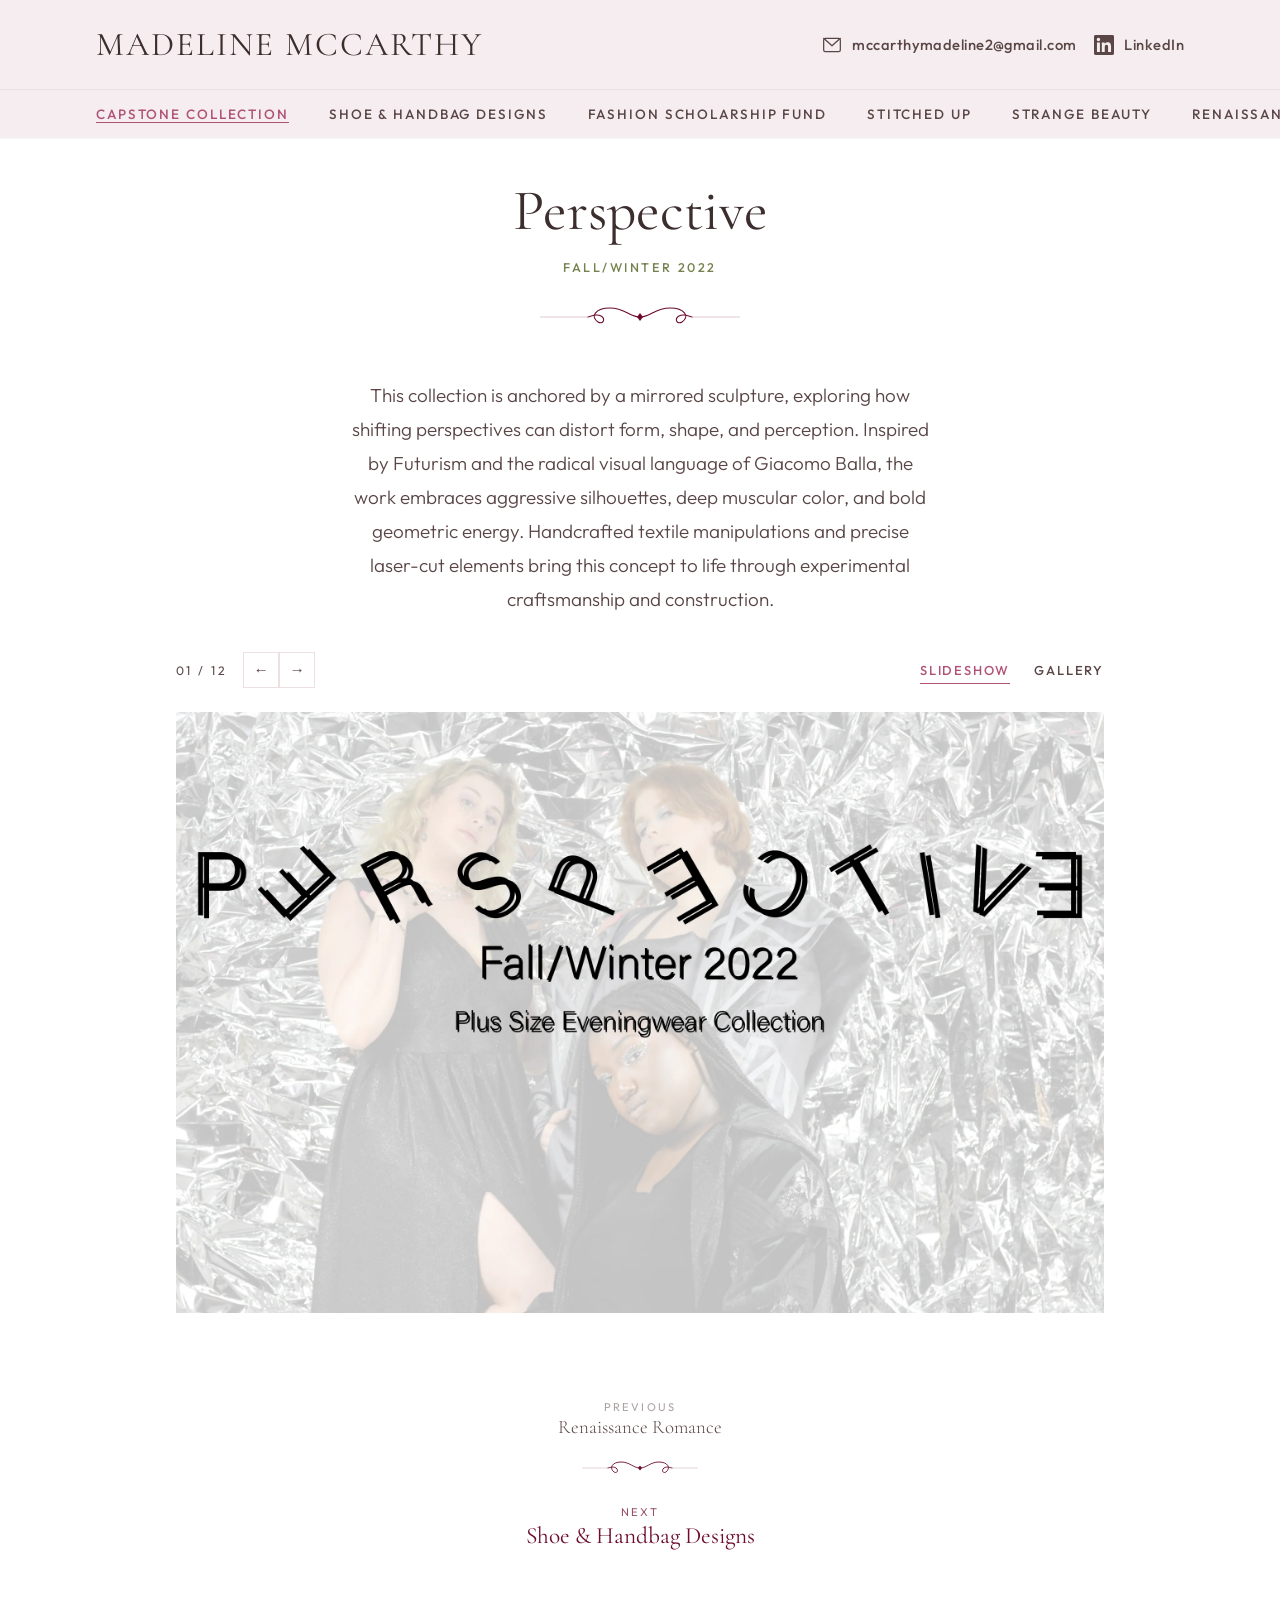
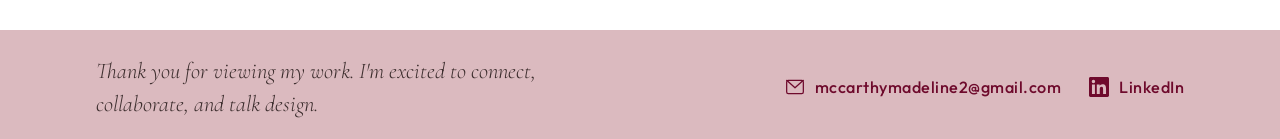
<file: senior-thesis.html>
<!DOCTYPE html>
<html lang="en">
<head>
    <meta charset="UTF-8">
    <meta name="viewport" content="width=device-width, initial-scale=1.0">
    <title>Capstone Collection — Madeline McCarthy</title>
    <meta name="description" content="Perspective — Fall/Winter 2022. This collection is anchored by a mirrored sculpture, exploring how shifting perspectives can distort form, shape, and perception.">
    <link rel="preconnect" href="https://fonts.googleapis.com">
    <link rel="preconnect" href="https://fonts.gstatic.com" crossorigin>
    <link href="https://fonts.googleapis.com/css2?family=Cormorant+Garamond:ital,wght@0,300;0,400;0,500;0,600;1,300;1,400&family=Outfit:wght@300;400;500;600&display=swap" rel="stylesheet">
    <link rel="stylesheet" href="css/main.css">
</head>
<body class="project-page project-capstone">

    <!-- HEADER -->
    <header class="site-header" id="siteHeader">
        <div class="header-top">
            <div class="header-logo"><a href="index.html">Madeline McCarthy</a></div>
            <div class="header-contact">
                <a href="mailto:mccarthymadeline2@gmail.com" class="contact-link">
                    <svg class="c-icon" viewBox="0 0 24 24" fill="none" stroke="currentColor" stroke-width="1.5" stroke-linecap="round" stroke-linejoin="round"><rect x="2" y="4" width="20" height="16" rx="2"/><path d="M22 4L12 13L2 4"/></svg>
                    mccarthymadeline2@gmail.com
                </a>
                <a href="https://www.linkedin.com/in/madeline-mccarthy-31020b167" target="_blank" class="contact-link">
                    <svg class="c-icon" viewBox="0 0 24 24" fill="currentColor"><path d="M20.447 20.452h-3.554v-5.569c0-1.328-.027-3.037-1.852-3.037-1.853 0-2.136 1.445-2.136 2.939v5.667H9.351V9h3.414v1.561h.046c.477-.9 1.637-1.85 3.37-1.85 3.601 0 4.267 2.37 4.267 5.455v6.286zM5.337 7.433a2.062 2.062 0 01-2.063-2.065 2.064 2.064 0 112.063 2.065zm1.782 13.019H3.555V9h3.564v11.452zM22.225 0H1.771C.792 0 0 .774 0 1.729v20.542C0 23.227.792 24 1.771 24h20.451C23.2 24 24 23.227 24 22.271V1.729C24 .774 23.2 0 22.222 0h.003z"/></svg>
                    LinkedIn
                </a>
            </div>
            <button class="hamburger" id="hamburger" type="button" aria-label="Open menu" aria-controls="headerNav" aria-expanded="false"><span></span><span></span><span></span></button>
        </div>
        <nav class="header-nav" id="headerNav">
            <ul>
                <li><a href="senior-thesis.html" class="active"><span>Capstone Collection</span></a></li>
                <li><a href="shoe-handbag.html"><span>Shoe &amp; Handbag Designs</span></a></li>
                <li><a href="fsf-case-study.html"><span>Fashion Scholarship Fund</span></a></li>
                <li><a href="stitched-up.html"><span>Stitched Up</span></a></li>
                <li><a href="strange-beauty.html"><span>Strange Beauty</span></a></li>
                <li><a href="renaissance-romance.html"><span>Renaissance Romance</span></a></li>
            </ul>
            <div class="mobile-contact" style="display:none">
                <a href="mailto:mccarthymadeline2@gmail.com" class="contact-link">
                    <svg class="c-icon" viewBox="0 0 24 24" fill="none" stroke="currentColor" stroke-width="1.5" stroke-linecap="round" stroke-linejoin="round"><rect x="2" y="4" width="20" height="16" rx="2"/><path d="M22 4L12 13L2 4"/></svg>
                    mccarthymadeline2@gmail.com
                </a>
                <a href="https://www.linkedin.com/in/madeline-mccarthy-31020b167" target="_blank" class="contact-link">
                    <svg class="c-icon" viewBox="0 0 24 24" fill="currentColor"><path d="M20.447 20.452h-3.554v-5.569c0-1.328-.027-3.037-1.852-3.037-1.853 0-2.136 1.445-2.136 2.939v5.667H9.351V9h3.414v1.561h.046c.477-.9 1.637-1.85 3.37-1.85 3.601 0 4.267 2.37 4.267 5.455v6.286zM5.337 7.433a2.062 2.062 0 01-2.063-2.065 2.064 2.064 0 112.063 2.065zm1.782 13.019H3.555V9h3.564v11.452zM22.225 0H1.771C.792 0 0 .774 0 1.729v20.542C0 23.227.792 24 1.771 24h20.451C23.2 24 24 23.227 24 22.271V1.729C24 .774 23.2 0 22.222 0h.003z"/></svg>
                    LinkedIn
                </a>
            </div>
        </nav>
    </header>

    <!-- PROJECT HERO BANNER -->
    <section class="project-hero">
        <div class="content-wrap">
            <div class="project-hero-inner">
                <h1>Perspective</h1>
                <span class="project-tag">Fall/Winter 2022</span>
            </div>
        </div>
    </section>

    <!-- ORNAMENTAL DIVIDER -->
    <div class="content-wrap">
        <div class="project-ornament">
            <svg width="260" height="24" viewBox="0 0 260 24" fill="none" xmlns="http://www.w3.org/2000/svg">
                <line x1="30" y1="12" x2="78" y2="12" stroke="#6E0A2C" stroke-width="0.5" opacity="0.45"/>
                <path d="M130 12 C120 12, 115 3, 100 3 C85 3, 80 12, 88 17 C93 20, 96 14, 91 11 C86 8, 80 12, 78 12" stroke="#6E0A2C" stroke-width="1.1" stroke-linecap="round" fill="none"/>
                <path d="M130 12 C140 12, 145 3, 160 3 C175 3, 180 12, 172 17 C167 20, 164 14, 169 11 C174 8, 180 12, 182 12" stroke="#6E0A2C" stroke-width="1.1" stroke-linecap="round" fill="none"/>
                <line x1="182" y1="12" x2="230" y2="12" stroke="#6E0A2C" stroke-width="0.5" opacity="0.45"/>
                <path d="M127 12 L130 8 L133 12 L130 16 Z" fill="#6E0A2C"/>
            </svg>
        </div>
    </div>

    <!-- PROJECT SUMMARY -->
    <div class="content-wrap">
        <div class="project-summary">
            <p>This collection is anchored by a mirrored sculpture, exploring how shifting perspectives can distort form, shape, and perception. Inspired by Futurism and the radical visual language of Giacomo Balla, the work embraces aggressive silhouettes, deep muscular color, and bold geometric energy. Handcrafted textile manipulations and precise laser-cut elements bring this concept to life through experimental craftsmanship and construction.</p>
        </div>
    </div>

    <!-- TOOLBAR + SLIDESHOW / GALLERY -->
    <div class="content-wrap project-display-wrap">
        <div class="project-toolbar">
            <div class="project-toolbar-controls" id="toolbarControls">
                <span class="project-toolbar-counter" id="projectCounter">01 / 12</span>
                <div class="project-toolbar-arrows">
                    <button class="toolbar-arrow" id="projectPrev" aria-label="Previous slide">&#8592;</button>
                    <button class="toolbar-arrow" id="projectNext" aria-label="Next slide">&#8594;</button>
                </div>
            </div>
            <div class="view-toggle" id="viewToggle">
                <button class="view-btn active" data-view="slideshow">Slideshow</button>
                <button class="view-btn" data-view="gallery">Gallery</button>
            </div>
        </div>

        <div class="project-slideshow" id="projectSS">
            <div class="project-slide-container" id="slideContainer">
                <div class="project-slide active"><img src="images/senior-thesis/01_MGM_Perspective_Title.webp" alt="Capstone Collection — Title"></div>
                <div class="project-slide"><img src="images/senior-thesis/02_MGM_Perspective_Brief.webp" alt="Capstone Collection — Brief"></div>
                <div class="project-slide"><img src="images/senior-thesis/03_MGM_Perspective_Mood_Board.webp" alt="Capstone Collection — Mood Board"></div>
                <div class="project-slide"><img src="images/senior-thesis/04_MGM_Perspective_Manipulations.webp" alt="Capstone Collection — Manipulations"></div>
                <div class="project-slide"><img src="images/senior-thesis/05_MGM_Perspective_Look_1.webp" alt="Capstone Collection — Look 1"></div>
                <div class="project-slide"><img src="images/senior-thesis/06_MGM_Perspective_Look_1_Img.webp" alt="Capstone Collection — Look 1 Image"></div>
                <div class="project-slide"><img src="images/senior-thesis/07_MGM_Perspective_Look_2.webp" alt="Capstone Collection — Look 2"></div>
                <div class="project-slide"><img src="images/senior-thesis/08_MGM_Perspective_Look_2_Img.webp" alt="Capstone Collection — Look 2 Image"></div>
                <div class="project-slide"><img src="images/senior-thesis/09_MGM_Perspective_Look_3.webp" alt="Capstone Collection — Look 3"></div>
                <div class="project-slide"><img src="images/senior-thesis/10_MGM_Perspective_Look_3_Img.webp" alt="Capstone Collection — Look 3 Image"></div>
                <div class="project-slide"><img src="images/senior-thesis/11_MGM_Perspective_Lineup_1.webp" alt="Capstone Collection — Lineup 1"></div>
                <div class="project-slide"><img src="images/senior-thesis/12_MGM_Perspective_Lineup_2.webp" alt="Capstone Collection — Lineup 2"></div>
            </div>
        </div>

        <div class="project-gallery" id="projectGallery" style="display:none">
            <div class="gallery-grid">
                <div class="gallery-item"><img src="images/senior-thesis/01_MGM_Perspective_Title.webp" alt="Capstone Collection — Title"></div>
                <div class="gallery-item"><img src="images/senior-thesis/02_MGM_Perspective_Brief.webp" alt="Capstone Collection — Brief"></div>
                <div class="gallery-item"><img src="images/senior-thesis/03_MGM_Perspective_Mood_Board.webp" alt="Capstone Collection — Mood Board"></div>
                <div class="gallery-item"><img src="images/senior-thesis/04_MGM_Perspective_Manipulations.webp" alt="Capstone Collection — Manipulations"></div>
                <div class="gallery-item"><img src="images/senior-thesis/05_MGM_Perspective_Look_1.webp" alt="Capstone Collection — Look 1"></div>
                <div class="gallery-item"><img src="images/senior-thesis/06_MGM_Perspective_Look_1_Img.webp" alt="Capstone Collection — Look 1 Image"></div>
                <div class="gallery-item"><img src="images/senior-thesis/07_MGM_Perspective_Look_2.webp" alt="Capstone Collection — Look 2"></div>
                <div class="gallery-item"><img src="images/senior-thesis/08_MGM_Perspective_Look_2_Img.webp" alt="Capstone Collection — Look 2 Image"></div>
                <div class="gallery-item"><img src="images/senior-thesis/09_MGM_Perspective_Look_3.webp" alt="Capstone Collection — Look 3"></div>
                <div class="gallery-item"><img src="images/senior-thesis/10_MGM_Perspective_Look_3_Img.webp" alt="Capstone Collection — Look 3 Image"></div>
                <div class="gallery-item"><img src="images/senior-thesis/11_MGM_Perspective_Lineup_1.webp" alt="Capstone Collection — Lineup 1"></div>
                <div class="gallery-item"><img src="images/senior-thesis/12_MGM_Perspective_Lineup_2.webp" alt="Capstone Collection — Lineup 2"></div>
            </div>
        </div>
    </div>

    <!-- PROJECT PAGER -->
    <div class="content-wrap">
        <div class="project-pager">
            <a href="renaissance-romance.html" class="pager-prev">
                <span class="pager-label">Previous</span>
                <span class="pager-title">Renaissance Romance</span>
            </a>
            <div class="pager-divider">
                <svg width="140" height="16" viewBox="0 0 140 16" fill="none" xmlns="http://www.w3.org/2000/svg">
                    <line x1="12" y1="8" x2="38" y2="8" stroke="#6E0A2C" stroke-width="0.5" opacity="0.35"/>
                    <path d="M70 8 C63 8, 60 2, 51 2 C42 2, 39 8, 44 12 C47 14, 49 10, 46 8 C43 6, 39 8, 38 8" stroke="#6E0A2C" stroke-width="0.9" stroke-linecap="round" fill="none"/>
                    <path d="M70 8 C77 8, 80 2, 89 2 C98 2, 101 8, 96 12 C93 14, 91 10, 94 8 C97 6, 101 8, 102 8" stroke="#6E0A2C" stroke-width="0.9" stroke-linecap="round" fill="none"/>
                    <line x1="102" y1="8" x2="128" y2="8" stroke="#6E0A2C" stroke-width="0.5" opacity="0.35"/>
                    <path d="M68 8 L70 5.5 L72 8 L70 10.5 Z" fill="#6E0A2C"/>
                </svg>
            </div>
            <a href="shoe-handbag.html" class="pager-next">
                <span class="pager-label">Next</span>
                <span class="pager-title">Shoe &amp; Handbag Designs</span>
            </a>
        </div>
    </div>

    <!-- FOOTER -->
    <footer class="site-footer">
        <div class="footer-inner">
            <div class="footer-message"><p>Thank you for viewing my work. I'm excited to connect, collaborate, and talk design.</p></div>
            <div class="footer-contact">
                <a href="mailto:mccarthymadeline2@gmail.com" class="contact-link">
                    <svg class="c-icon" viewBox="0 0 24 24" fill="none" stroke="currentColor" stroke-width="1.5" stroke-linecap="round" stroke-linejoin="round"><rect x="2" y="4" width="20" height="16" rx="2"/><path d="M22 4L12 13L2 4"/></svg>
                    mccarthymadeline2@gmail.com
                </a>
                <a href="https://www.linkedin.com/in/madeline-mccarthy-31020b167" target="_blank" class="contact-link">
                    <svg class="c-icon" viewBox="0 0 24 24" fill="currentColor"><path d="M20.447 20.452h-3.554v-5.569c0-1.328-.027-3.037-1.852-3.037-1.853 0-2.136 1.445-2.136 2.939v5.667H9.351V9h3.414v1.561h.046c.477-.9 1.637-1.85 3.37-1.85 3.601 0 4.267 2.37 4.267 5.455v6.286zM5.337 7.433a2.062 2.062 0 01-2.063-2.065 2.064 2.064 0 112.063 2.065zm1.782 13.019H3.555V9h3.564v11.452zM22.225 0H1.771C.792 0 0 .774 0 1.729v20.542C0 23.227.792 24 1.771 24h20.451C23.2 24 24 23.227 24 22.271V1.729C24 .774 23.2 0 22.222 0h.003z"/></svg>
                    LinkedIn
                </a>
            </div>
        </div>
    </footer>

    <script src="js/main.js"></script>
    <script src="js/project.js"></script>
</body>
</html>
</file>
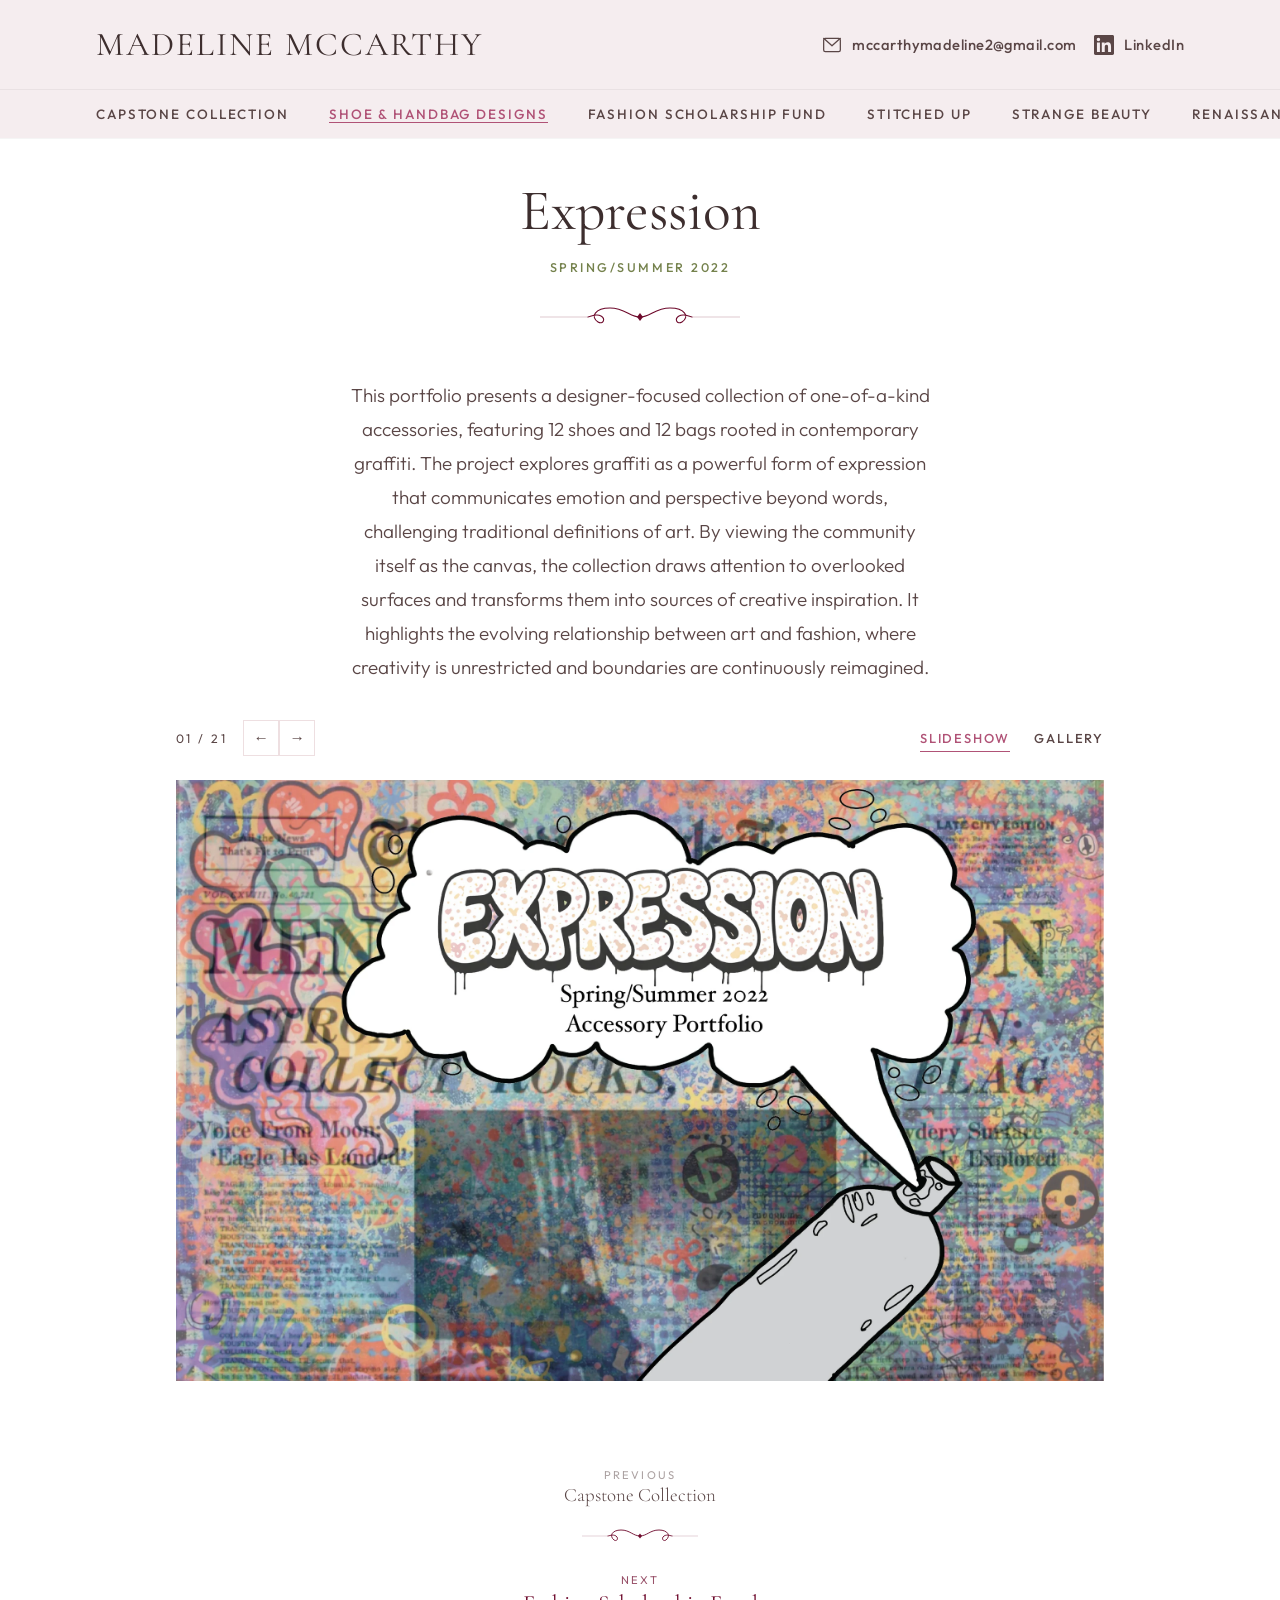
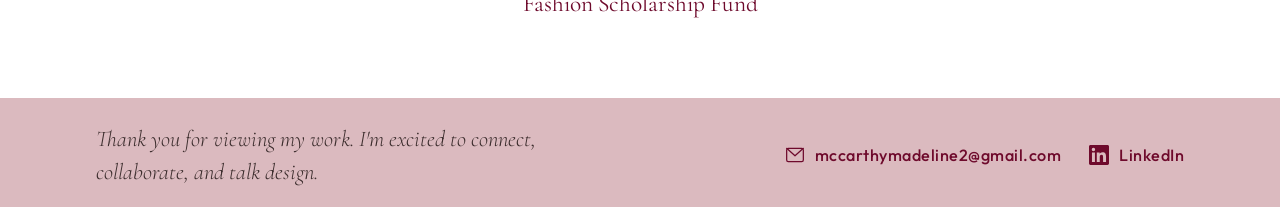
<file: shoe-handbag.html>
<!DOCTYPE html>
<html lang="en">
<head>
    <meta charset="UTF-8">
    <meta name="viewport" content="width=device-width, initial-scale=1.0">
    <title>Shoe &amp; Handbag Designs — Madeline McCarthy</title>
    <meta name="description" content="Expression — Spring/Summer 2022. A designer-focused collection of one-of-a-kind accessories featuring 12 shoes and 12 bags rooted in contemporary graffiti.">
    <link rel="preconnect" href="https://fonts.googleapis.com">
    <link rel="preconnect" href="https://fonts.gstatic.com" crossorigin>
    <link href="https://fonts.googleapis.com/css2?family=Cormorant+Garamond:ital,wght@0,300;0,400;0,500;0,600;1,300;1,400&family=Outfit:wght@300;400;500;600&display=swap" rel="stylesheet">
    <link rel="stylesheet" href="css/main.css">
</head>
<body class="project-page">

    <!-- HEADER -->
    <header class="site-header" id="siteHeader">
        <div class="header-top">
            <div class="header-logo"><a href="index.html">Madeline McCarthy</a></div>
            <div class="header-contact">
                <a href="mailto:mccarthymadeline2@gmail.com" class="contact-link">
                    <svg class="c-icon" viewBox="0 0 24 24" fill="none" stroke="currentColor" stroke-width="1.5" stroke-linecap="round" stroke-linejoin="round"><rect x="2" y="4" width="20" height="16" rx="2"/><path d="M22 4L12 13L2 4"/></svg>
                    mccarthymadeline2@gmail.com
                </a>
                <a href="https://www.linkedin.com/in/madeline-mccarthy-31020b167" target="_blank" class="contact-link">
                    <svg class="c-icon" viewBox="0 0 24 24" fill="currentColor"><path d="M20.447 20.452h-3.554v-5.569c0-1.328-.027-3.037-1.852-3.037-1.853 0-2.136 1.445-2.136 2.939v5.667H9.351V9h3.414v1.561h.046c.477-.9 1.637-1.85 3.37-1.85 3.601 0 4.267 2.37 4.267 5.455v6.286zM5.337 7.433a2.062 2.062 0 01-2.063-2.065 2.064 2.064 0 112.063 2.065zm1.782 13.019H3.555V9h3.564v11.452zM22.225 0H1.771C.792 0 0 .774 0 1.729v20.542C0 23.227.792 24 1.771 24h20.451C23.2 24 24 23.227 24 22.271V1.729C24 .774 23.2 0 22.222 0h.003z"/></svg>
                    LinkedIn
                </a>
            </div>
            <button class="hamburger" id="hamburger" type="button" aria-label="Open menu" aria-controls="headerNav" aria-expanded="false"><span></span><span></span><span></span></button>
        </div>
        <nav class="header-nav" id="headerNav">
            <ul>
                <li><a href="senior-thesis.html"><span>Capstone Collection</span></a></li>
                <li><a href="shoe-handbag.html" class="active"><span>Shoe &amp; Handbag Designs</span></a></li>
                <li><a href="fsf-case-study.html"><span>Fashion Scholarship Fund</span></a></li>
                <li><a href="stitched-up.html"><span>Stitched Up</span></a></li>
                <li><a href="strange-beauty.html"><span>Strange Beauty</span></a></li>
                <li><a href="renaissance-romance.html"><span>Renaissance Romance</span></a></li>
            </ul>
            <div class="mobile-contact" style="display:none">
                <a href="mailto:mccarthymadeline2@gmail.com" class="contact-link">
                    <svg class="c-icon" viewBox="0 0 24 24" fill="none" stroke="currentColor" stroke-width="1.5" stroke-linecap="round" stroke-linejoin="round"><rect x="2" y="4" width="20" height="16" rx="2"/><path d="M22 4L12 13L2 4"/></svg>
                    mccarthymadeline2@gmail.com
                </a>
                <a href="https://www.linkedin.com/in/madeline-mccarthy-31020b167" target="_blank" class="contact-link">
                    <svg class="c-icon" viewBox="0 0 24 24" fill="currentColor"><path d="M20.447 20.452h-3.554v-5.569c0-1.328-.027-3.037-1.852-3.037-1.853 0-2.136 1.445-2.136 2.939v5.667H9.351V9h3.414v1.561h.046c.477-.9 1.637-1.85 3.37-1.85 3.601 0 4.267 2.37 4.267 5.455v6.286zM5.337 7.433a2.062 2.062 0 01-2.063-2.065 2.064 2.064 0 112.063 2.065zm1.782 13.019H3.555V9h3.564v11.452zM22.225 0H1.771C.792 0 0 .774 0 1.729v20.542C0 23.227.792 24 1.771 24h20.451C23.2 24 24 23.227 24 22.271V1.729C24 .774 23.2 0 22.222 0h.003z"/></svg>
                    LinkedIn
                </a>
            </div>
        </nav>
    </header>

    <!-- PROJECT HERO BANNER -->
    <section class="project-hero">
        <div class="content-wrap">
            <div class="project-hero-inner">
                <h1>Expression</h1>
                <span class="project-tag">Spring/Summer 2022</span>
            </div>
        </div>
    </section>

    <!-- ORNAMENTAL DIVIDER -->
    <div class="content-wrap">
        <div class="project-ornament">
            <svg width="260" height="24" viewBox="0 0 260 24" fill="none" xmlns="http://www.w3.org/2000/svg">
                <line x1="30" y1="12" x2="78" y2="12" stroke="#6E0A2C" stroke-width="0.5" opacity="0.45"/>
                <path d="M130 12 C120 12, 115 3, 100 3 C85 3, 80 12, 88 17 C93 20, 96 14, 91 11 C86 8, 80 12, 78 12" stroke="#6E0A2C" stroke-width="1.1" stroke-linecap="round" fill="none"/>
                <path d="M130 12 C140 12, 145 3, 160 3 C175 3, 180 12, 172 17 C167 20, 164 14, 169 11 C174 8, 180 12, 182 12" stroke="#6E0A2C" stroke-width="1.1" stroke-linecap="round" fill="none"/>
                <line x1="182" y1="12" x2="230" y2="12" stroke="#6E0A2C" stroke-width="0.5" opacity="0.45"/>
                <path d="M127 12 L130 8 L133 12 L130 16 Z" fill="#6E0A2C"/>
            </svg>
        </div>
    </div>

    <!-- PROJECT SUMMARY -->
    <div class="content-wrap">
        <div class="project-summary">
            <p>This portfolio presents a designer-focused collection of one-of-a-kind accessories, featuring 12 shoes and 12 bags rooted in contemporary graffiti. The project explores graffiti as a powerful form of expression that communicates emotion and perspective beyond words, challenging traditional definitions of art. By viewing the community itself as the canvas, the collection draws attention to overlooked surfaces and transforms them into sources of creative inspiration. It highlights the evolving relationship between art and fashion, where creativity is unrestricted and boundaries are continuously reimagined.</p>
        </div>
    </div>

    <!-- TOOLBAR + SLIDESHOW / GALLERY -->
    <div class="content-wrap project-display-wrap">
        <div class="project-toolbar">
            <div class="project-toolbar-controls" id="toolbarControls">
                <span class="project-toolbar-counter" id="projectCounter">01 / 21</span>
                <div class="project-toolbar-arrows">
                    <button class="toolbar-arrow" id="projectPrev" aria-label="Previous slide">&#8592;</button>
                    <button class="toolbar-arrow" id="projectNext" aria-label="Next slide">&#8594;</button>
                </div>
            </div>
            <div class="view-toggle" id="viewToggle">
                <button class="view-btn active" data-view="slideshow">Slideshow</button>
                <button class="view-btn" data-view="gallery">Gallery</button>
            </div>
        </div>

        <div class="project-slideshow" id="projectSS">
            <div class="project-slide-container" id="slideContainer">
                <div class="project-slide active"><img src="images/shoe-handbag/01_MGM_Accessory_Portfolio_Title.webp" alt="Expression — Title"></div>
                <div class="project-slide"><img src="images/shoe-handbag/02_MGM_Accessory_Portfolio_Mood_Board.webp" alt="Expression — Mood Board"></div>
                <div class="project-slide"><img src="images/shoe-handbag/03_MGM_Accessory_Portfolio_Brief.webp" alt="Expression — Brief"></div>
                <div class="project-slide"><img src="images/shoe-handbag/04_MGM_Accessory_Portfolio_Customer_Board.webp" alt="Expression — Customer Board"></div>
                <div class="project-slide"><img src="images/shoe-handbag/05_MGM_Accessory_Portfolio_Raw_Materials.webp" alt="Expression — Raw Materials"></div>
                <div class="project-slide"><img src="images/shoe-handbag/06_MGM_Accessory_Portfolio_Bags_1.webp" alt="Expression — Bags 1"></div>
                <div class="project-slide"><img src="images/shoe-handbag/07_MGM_Accessory_Portfolio_Bags_2.webp" alt="Expression — Bags 2"></div>
                <div class="project-slide"><img src="images/shoe-handbag/08_MGM_Accessory_Portfolio_Bags_3.webp" alt="Expression — Bags 3"></div>
                <div class="project-slide"><img src="images/shoe-handbag/09_MGM_Accessory_Portfolio_Bags_4.webp" alt="Expression — Bags 4"></div>
                <div class="project-slide"><img src="images/shoe-handbag/10_MGM_Accessory_Portfolio_Bag_Flats_1.webp" alt="Expression — Bag Flats 1"></div>
                <div class="project-slide"><img src="images/shoe-handbag/11_MGM_Accessory_Portfolio_Bag_Flats_2.webp" alt="Expression — Bag Flats 2"></div>
                <div class="project-slide"><img src="images/shoe-handbag/12_MGM_Accessory_Portfolio_Bag_Range_Plan_1.webp" alt="Expression — Bag Range Plan 1"></div>
                <div class="project-slide"><img src="images/shoe-handbag/13_MGM_Accessory_Portfolio_Bag_Range_Plan_2.webp" alt="Expression — Bag Range Plan 2"></div>
                <div class="project-slide"><img src="images/shoe-handbag/14_MGM_Accessory_Portfolio_Shoes_1.webp" alt="Expression — Shoes 1"></div>
                <div class="project-slide"><img src="images/shoe-handbag/15_MGM_Accessory_Portfolio_Shoes_2.webp" alt="Expression — Shoes 2"></div>
                <div class="project-slide"><img src="images/shoe-handbag/16_MGM_Accessory_Portfolio_Shoes_3.webp" alt="Expression — Shoes 3"></div>
                <div class="project-slide"><img src="images/shoe-handbag/17_MGM_Accessory_Portfolio_Shoes_4.webp" alt="Expression — Shoes 4"></div>
                <div class="project-slide"><img src="images/shoe-handbag/18_MGM_Accessory_Portfolio_Shoe_Flats_1.webp" alt="Expression — Shoe Flats 1"></div>
                <div class="project-slide"><img src="images/shoe-handbag/19_MGM_Accessory_Portfolio_Shoe_Flats_2.webp" alt="Expression — Shoe Flats 2"></div>
                <div class="project-slide"><img src="images/shoe-handbag/20_MGM_Accessory_Portfolio_Shoe_Range_Plan_1.webp" alt="Expression — Shoe Range Plan 1"></div>
                <div class="project-slide"><img src="images/shoe-handbag/21_MGM_Accessory_Portfolio_Shoe_Range_Plan_2.webp" alt="Expression — Shoe Range Plan 2"></div>
            </div>
        </div>

        <div class="project-gallery" id="projectGallery" style="display:none">
            <div class="gallery-grid" id="galleryGrid">
                <div class="gallery-item"><img src="images/shoe-handbag/01_MGM_Accessory_Portfolio_Title.webp" alt="Expression — Title"></div>
                <div class="gallery-item"><img src="images/shoe-handbag/02_MGM_Accessory_Portfolio_Mood_Board.webp" alt="Expression — Mood Board"></div>
                <div class="gallery-item"><img src="images/shoe-handbag/03_MGM_Accessory_Portfolio_Brief.webp" alt="Expression — Brief"></div>
                <div class="gallery-item"><img src="images/shoe-handbag/04_MGM_Accessory_Portfolio_Customer_Board.webp" alt="Expression — Customer Board"></div>
                <div class="gallery-item"><img src="images/shoe-handbag/05_MGM_Accessory_Portfolio_Raw_Materials.webp" alt="Expression — Raw Materials"></div>
                <div class="gallery-item"><img src="images/shoe-handbag/06_MGM_Accessory_Portfolio_Bags_1.webp" alt="Expression — Bags 1"></div>
                <div class="gallery-item"><img src="images/shoe-handbag/07_MGM_Accessory_Portfolio_Bags_2.webp" alt="Expression — Bags 2"></div>
                <div class="gallery-item"><img src="images/shoe-handbag/08_MGM_Accessory_Portfolio_Bags_3.webp" alt="Expression — Bags 3"></div>
                <div class="gallery-item"><img src="images/shoe-handbag/09_MGM_Accessory_Portfolio_Bags_4.webp" alt="Expression — Bags 4"></div>
                <div class="gallery-item"><img src="images/shoe-handbag/10_MGM_Accessory_Portfolio_Bag_Flats_1.webp" alt="Expression — Bag Flats 1"></div>
                <div class="gallery-item"><img src="images/shoe-handbag/11_MGM_Accessory_Portfolio_Bag_Flats_2.webp" alt="Expression — Bag Flats 2"></div>
                <div class="gallery-item"><img src="images/shoe-handbag/12_MGM_Accessory_Portfolio_Bag_Range_Plan_1.webp" alt="Expression — Bag Range Plan 1"></div>
                <div class="gallery-item"><img src="images/shoe-handbag/13_MGM_Accessory_Portfolio_Bag_Range_Plan_2.webp" alt="Expression — Bag Range Plan 2"></div>
                <div class="gallery-item"><img src="images/shoe-handbag/14_MGM_Accessory_Portfolio_Shoes_1.webp" alt="Expression — Shoes 1"></div>
                <div class="gallery-item"><img src="images/shoe-handbag/15_MGM_Accessory_Portfolio_Shoes_2.webp" alt="Expression — Shoes 2"></div>
                <div class="gallery-item"><img src="images/shoe-handbag/16_MGM_Accessory_Portfolio_Shoes_3.webp" alt="Expression — Shoes 3"></div>
                <div class="gallery-item"><img src="images/shoe-handbag/17_MGM_Accessory_Portfolio_Shoes_4.webp" alt="Expression — Shoes 4"></div>
                <div class="gallery-item"><img src="images/shoe-handbag/18_MGM_Accessory_Portfolio_Shoe_Flats_1.webp" alt="Expression — Shoe Flats 1"></div>
                <div class="gallery-item"><img src="images/shoe-handbag/19_MGM_Accessory_Portfolio_Shoe_Flats_2.webp" alt="Expression — Shoe Flats 2"></div>
                <div class="gallery-item"><img src="images/shoe-handbag/20_MGM_Accessory_Portfolio_Shoe_Range_Plan_1.webp" alt="Expression — Shoe Range Plan 1"></div>
                <div class="gallery-item"><img src="images/shoe-handbag/21_MGM_Accessory_Portfolio_Shoe_Range_Plan_2.webp" alt="Expression — Shoe Range Plan 2"></div>
            </div>
        </div>
    </div>

    <!-- PROJECT PAGER -->
    <div class="content-wrap">
        <div class="project-pager">
            <a href="senior-thesis.html" class="pager-prev">
                <span class="pager-label">Previous</span>
                <span class="pager-title">Capstone Collection</span>
            </a>
            <div class="pager-divider">
                <svg width="140" height="16" viewBox="0 0 140 16" fill="none" xmlns="http://www.w3.org/2000/svg">
                    <line x1="12" y1="8" x2="38" y2="8" stroke="#6E0A2C" stroke-width="0.5" opacity="0.35"/>
                    <path d="M70 8 C63 8, 60 2, 51 2 C42 2, 39 8, 44 12 C47 14, 49 10, 46 8 C43 6, 39 8, 38 8" stroke="#6E0A2C" stroke-width="0.9" stroke-linecap="round" fill="none"/>
                    <path d="M70 8 C77 8, 80 2, 89 2 C98 2, 101 8, 96 12 C93 14, 91 10, 94 8 C97 6, 101 8, 102 8" stroke="#6E0A2C" stroke-width="0.9" stroke-linecap="round" fill="none"/>
                    <line x1="102" y1="8" x2="128" y2="8" stroke="#6E0A2C" stroke-width="0.5" opacity="0.35"/>
                    <path d="M68 8 L70 5.5 L72 8 L70 10.5 Z" fill="#6E0A2C"/>
                </svg>
            </div>
            <a href="fsf-case-study.html" class="pager-next">
                <span class="pager-label">Next</span>
                <span class="pager-title">Fashion Scholarship Fund</span>
            </a>
        </div>
    </div>

    <!-- FOOTER -->
    <footer class="site-footer">
        <div class="footer-inner">
            <div class="footer-message"><p>Thank you for viewing my work. I'm excited to connect, collaborate, and talk design.</p></div>
            <div class="footer-contact">
                <a href="mailto:mccarthymadeline2@gmail.com" class="contact-link">
                    <svg class="c-icon" viewBox="0 0 24 24" fill="none" stroke="currentColor" stroke-width="1.5" stroke-linecap="round" stroke-linejoin="round"><rect x="2" y="4" width="20" height="16" rx="2"/><path d="M22 4L12 13L2 4"/></svg>
                    mccarthymadeline2@gmail.com
                </a>
                <a href="https://www.linkedin.com/in/madeline-mccarthy-31020b167" target="_blank" class="contact-link">
                    <svg class="c-icon" viewBox="0 0 24 24" fill="currentColor"><path d="M20.447 20.452h-3.554v-5.569c0-1.328-.027-3.037-1.852-3.037-1.853 0-2.136 1.445-2.136 2.939v5.667H9.351V9h3.414v1.561h.046c.477-.9 1.637-1.85 3.37-1.85 3.601 0 4.267 2.37 4.267 5.455v6.286zM5.337 7.433a2.062 2.062 0 01-2.063-2.065 2.064 2.064 0 112.063 2.065zm1.782 13.019H3.555V9h3.564v11.452zM22.225 0H1.771C.792 0 0 .774 0 1.729v20.542C0 23.227.792 24 1.771 24h20.451C23.2 24 24 23.227 24 22.271V1.729C24 .774 23.2 0 22.222 0h.003z"/></svg>
                    LinkedIn
                </a>
            </div>
        </div>
    </footer>

    <script src="js/main.js"></script>
    <script src="js/project.js"></script>
</body>
</html>
</file>
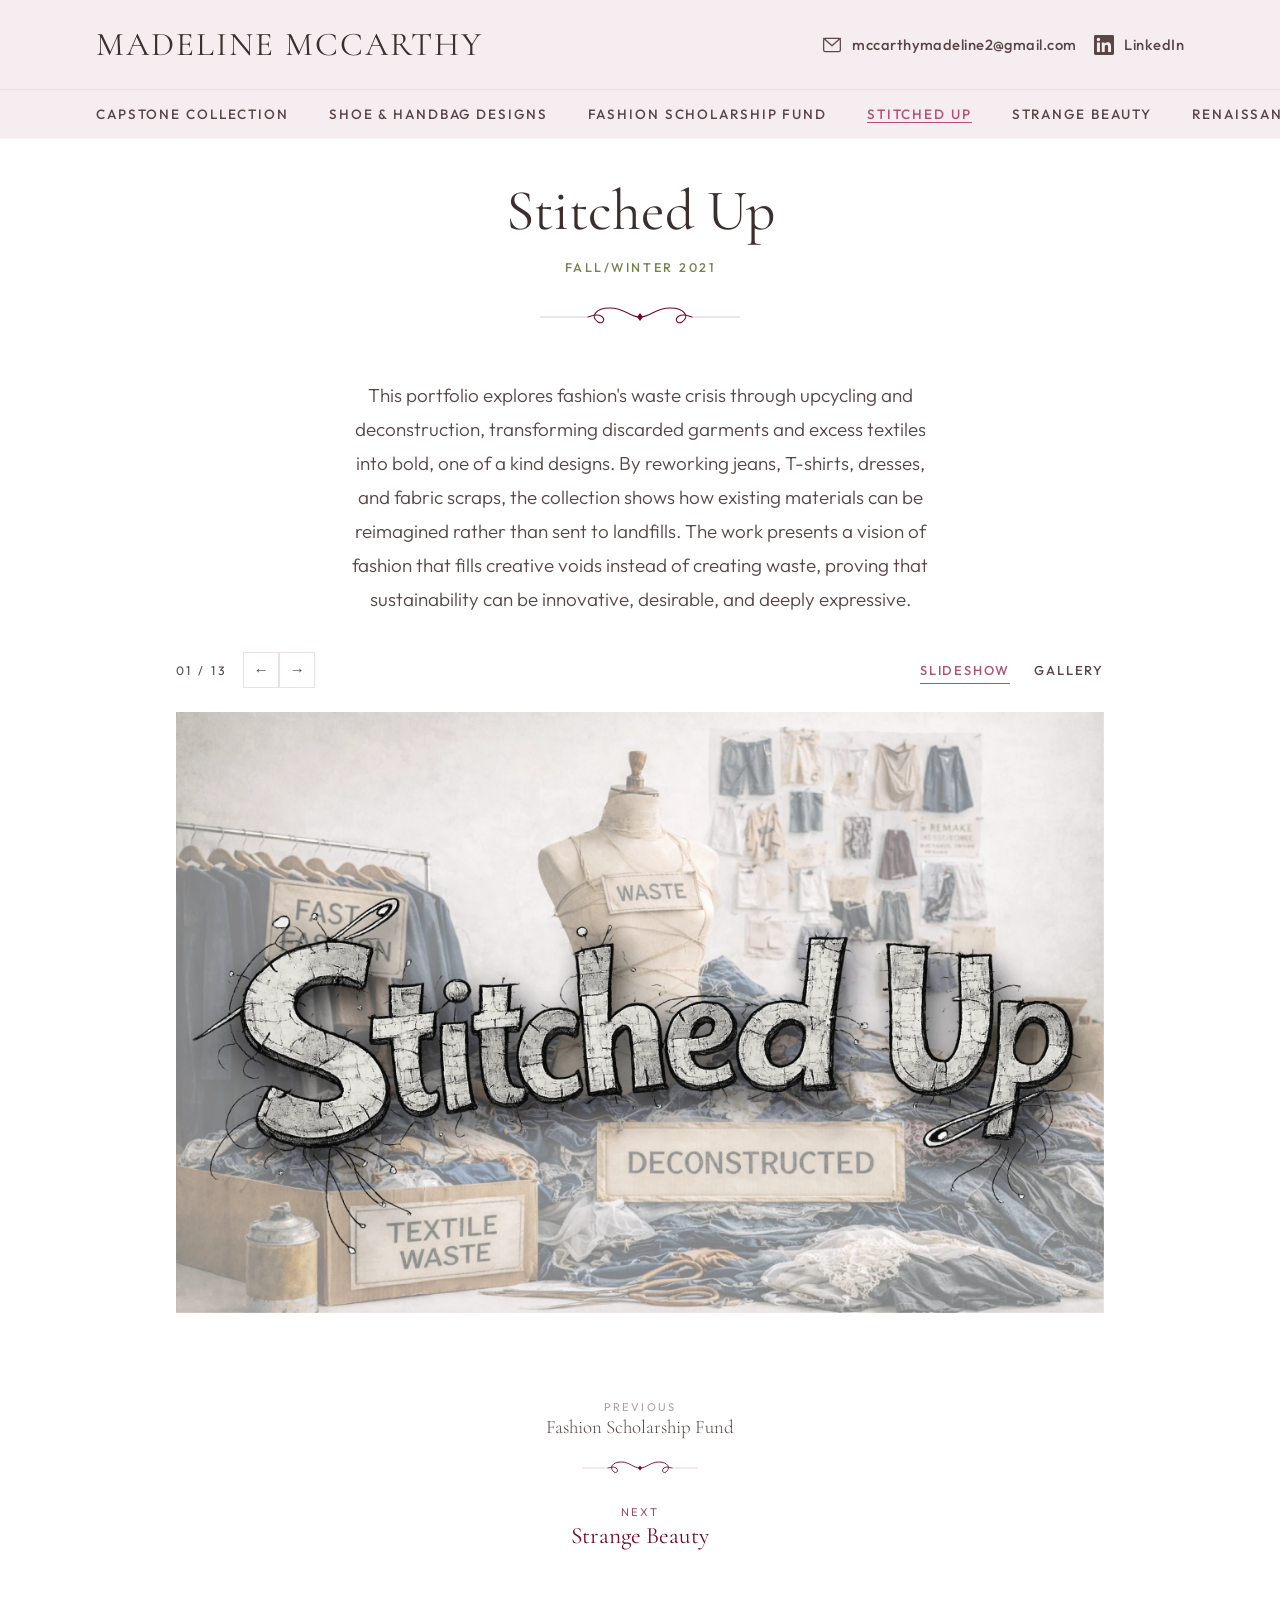
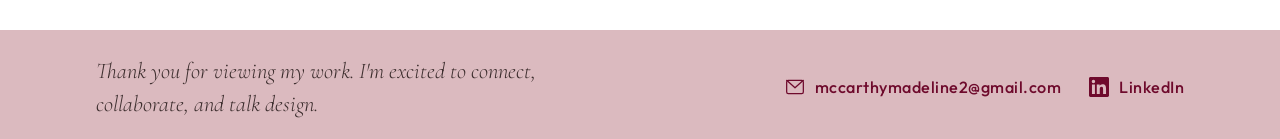
<file: stitched-up.html>
<!DOCTYPE html>
<html lang="en">
<head>
    <meta charset="UTF-8">
    <meta name="viewport" content="width=device-width, initial-scale=1.0">
    <title>Stitched Up — Madeline McCarthy</title>
    <meta name="description" content="Stitched Up — Fall/Winter 2021. This portfolio explores fashion's waste crisis through upcycling and deconstruction.">
    <link rel="preconnect" href="https://fonts.googleapis.com">
    <link rel="preconnect" href="https://fonts.gstatic.com" crossorigin>
    <link href="https://fonts.googleapis.com/css2?family=Cormorant+Garamond:ital,wght@0,300;0,400;0,500;0,600;1,300;1,400&family=Outfit:wght@300;400;500;600&display=swap" rel="stylesheet">
    <link rel="stylesheet" href="css/main.css">
</head>
<body class="project-page">

    <!-- HEADER -->
    <header class="site-header" id="siteHeader">
        <div class="header-top">
            <div class="header-logo"><a href="index.html">Madeline McCarthy</a></div>
            <div class="header-contact">
                <a href="mailto:mccarthymadeline2@gmail.com" class="contact-link">
                    <svg class="c-icon" viewBox="0 0 24 24" fill="none" stroke="currentColor" stroke-width="1.5" stroke-linecap="round" stroke-linejoin="round"><rect x="2" y="4" width="20" height="16" rx="2"/><path d="M22 4L12 13L2 4"/></svg>
                    mccarthymadeline2@gmail.com
                </a>
                <a href="https://www.linkedin.com/in/madeline-mccarthy-31020b167" target="_blank" class="contact-link">
                    <svg class="c-icon" viewBox="0 0 24 24" fill="currentColor"><path d="M20.447 20.452h-3.554v-5.569c0-1.328-.027-3.037-1.852-3.037-1.853 0-2.136 1.445-2.136 2.939v5.667H9.351V9h3.414v1.561h.046c.477-.9 1.637-1.85 3.37-1.85 3.601 0 4.267 2.37 4.267 5.455v6.286zM5.337 7.433a2.062 2.062 0 01-2.063-2.065 2.064 2.064 0 112.063 2.065zm1.782 13.019H3.555V9h3.564v11.452zM22.225 0H1.771C.792 0 0 .774 0 1.729v20.542C0 23.227.792 24 1.771 24h20.451C23.2 24 24 23.227 24 22.271V1.729C24 .774 23.2 0 22.222 0h.003z"/></svg>
                    LinkedIn
                </a>
            </div>
            <button class="hamburger" id="hamburger" type="button" aria-label="Open menu" aria-controls="headerNav" aria-expanded="false"><span></span><span></span><span></span></button>
        </div>
        <nav class="header-nav" id="headerNav">
            <ul>
                <li><a href="senior-thesis.html"><span>Capstone Collection</span></a></li>
                <li><a href="shoe-handbag.html"><span>Shoe &amp; Handbag Designs</span></a></li>
                <li><a href="fsf-case-study.html"><span>Fashion Scholarship Fund</span></a></li>
                <li><a href="stitched-up.html" class="active"><span>Stitched Up</span></a></li>
                <li><a href="strange-beauty.html"><span>Strange Beauty</span></a></li>
                <li><a href="renaissance-romance.html"><span>Renaissance Romance</span></a></li>
            </ul>
            <div class="mobile-contact" style="display:none">
                <a href="mailto:mccarthymadeline2@gmail.com" class="contact-link">
                    <svg class="c-icon" viewBox="0 0 24 24" fill="none" stroke="currentColor" stroke-width="1.5" stroke-linecap="round" stroke-linejoin="round"><rect x="2" y="4" width="20" height="16" rx="2"/><path d="M22 4L12 13L2 4"/></svg>
                    mccarthymadeline2@gmail.com
                </a>
                <a href="https://www.linkedin.com/in/madeline-mccarthy-31020b167" target="_blank" class="contact-link">
                    <svg class="c-icon" viewBox="0 0 24 24" fill="currentColor"><path d="M20.447 20.452h-3.554v-5.569c0-1.328-.027-3.037-1.852-3.037-1.853 0-2.136 1.445-2.136 2.939v5.667H9.351V9h3.414v1.561h.046c.477-.9 1.637-1.85 3.37-1.85 3.601 0 4.267 2.37 4.267 5.455v6.286zM5.337 7.433a2.062 2.062 0 01-2.063-2.065 2.064 2.064 0 112.063 2.065zm1.782 13.019H3.555V9h3.564v11.452zM22.225 0H1.771C.792 0 0 .774 0 1.729v20.542C0 23.227.792 24 1.771 24h20.451C23.2 24 24 23.227 24 22.271V1.729C24 .774 23.2 0 22.222 0h.003z"/></svg>
                    LinkedIn
                </a>
            </div>
        </nav>
    </header>

    <!-- PROJECT HERO BANNER -->
    <section class="project-hero">
        <div class="content-wrap">
            <div class="project-hero-inner">
                <h1>Stitched Up</h1>
                <span class="project-tag">Fall/Winter 2021</span>
            </div>
        </div>
    </section>

    <!-- ORNAMENTAL DIVIDER -->
    <div class="content-wrap">
        <div class="project-ornament">
            <svg width="260" height="24" viewBox="0 0 260 24" fill="none" xmlns="http://www.w3.org/2000/svg">
            <line x1="30" y1="12" x2="78" y2="12" stroke="#6E0A2C" stroke-width="0.5" opacity="0.45"/>
            <path d="M130 12 C120 12, 115 3, 100 3 C85 3, 80 12, 88 17 C93 20, 96 14, 91 11 C86 8, 80 12, 78 12" stroke="#6E0A2C" stroke-width="1.1" stroke-linecap="round" fill="none"/>
            <path d="M130 12 C140 12, 145 3, 160 3 C175 3, 180 12, 172 17 C167 20, 164 14, 169 11 C174 8, 180 12, 182 12" stroke="#6E0A2C" stroke-width="1.1" stroke-linecap="round" fill="none"/>
            <line x1="182" y1="12" x2="230" y2="12" stroke="#6E0A2C" stroke-width="0.5" opacity="0.45"/>
            <path d="M127 12 L130 8 L133 12 L130 16 Z" fill="#6E0A2C"/>
            </svg>
        </div>
    </div>

    <!-- PROJECT SUMMARY -->
    <div class="content-wrap">
        <div class="project-summary">
            <p>This portfolio explores fashion's waste crisis through upcycling and deconstruction, transforming discarded garments and excess textiles into bold, one of a kind designs. By reworking jeans, T-shirts, dresses, and fabric scraps, the collection shows how existing materials can be reimagined rather than sent to landfills. The work presents a vision of fashion that fills creative voids instead of creating waste, proving that sustainability can be innovative, desirable, and deeply expressive.</p>
        </div>
    </div>

    <!-- TOOLBAR + SLIDESHOW / GALLERY -->
    <div class="content-wrap project-display-wrap">
        <div class="project-toolbar">
            <div class="project-toolbar-controls" id="toolbarControls">
                <span class="project-toolbar-counter" id="projectCounter">01 / 13</span>
                <div class="project-toolbar-arrows">
                    <button class="toolbar-arrow" id="projectPrev" aria-label="Previous slide">&#8592;</button>
                    <button class="toolbar-arrow" id="projectNext" aria-label="Next slide">&#8594;</button>
                </div>
            </div>
            <div class="view-toggle" id="viewToggle">
                <button class="view-btn active" data-view="slideshow">Slideshow</button>
                <button class="view-btn" data-view="gallery">Gallery</button>
            </div>
        </div>

        <div class="project-slideshow" id="projectSS">
            <div class="project-slide-container" id="slideContainer">
                <div class="project-slide active"><img src="images/stitched-up/01_Stitched_Up_Title.webp" alt="Stitched Up — Title"></div>
                <div class="project-slide"><img src="images/stitched-up/02_Stitched_Up_The_Question.webp" alt="Stitched Up — The Question"></div>
                <div class="project-slide"><img src="images/stitched-up/03_Stitched_Up_The_Problem.webp" alt="Stitched Up — The Problem"></div>
                <div class="project-slide"><img src="images/stitched-up/04_Stitched_Up_Deconstructed_Inspiration.webp" alt="Stitched Up — Deconstructed Inspiration"></div>
                <div class="project-slide"><img src="images/stitched-up/05_Stitched_Up_Materials_Partners.webp" alt="Stitched Up — Materials Partners"></div>
                <div class="project-slide"><img src="images/stitched-up/06_Stitched_Up_Mini_Dress.webp" alt="Stitched Up — Mini Dress"></div>
                <div class="project-slide"><img src="images/stitched-up/07_Stitched_Up_Streetwear.webp" alt="Stitched Up — Streetwear"></div>
                <div class="project-slide"><img src="images/stitched-up/08_Stitched_Up_Outerwear.webp" alt="Stitched Up — Outerwear"></div>
                <div class="project-slide"><img src="images/stitched-up/09_Stitched_Up_Jacket_Blazer.webp" alt="Stitched Up — Jacket Blazer"></div>
                <div class="project-slide"><img src="images/stitched-up/10_Stitched_Up_Formal_Evening.webp" alt="Stitched Up — Formal Evening"></div>
                <div class="project-slide"><img src="images/stitched-up/11_Stitched_Up_Tailored_Detailing.webp" alt="Stitched Up — Tailored Detailing"></div>
                <div class="project-slide"><img src="images/stitched-up/12_Stitched_Up_Lineup_1.webp" alt="Stitched Up — Lineup 1"></div>
                <div class="project-slide"><img src="images/stitched-up/13_Stitched_Up_Lineup_2.webp" alt="Stitched Up — Lineup 2"></div>
            </div>
        </div>

        <div class="project-gallery" id="projectGallery" style="display:none">
            <div class="gallery-grid" id="galleryGrid">
                <div class="gallery-item"><img src="images/stitched-up/01_Stitched_Up_Title.webp" alt="Stitched Up — Title"></div>
                <div class="gallery-item"><img src="images/stitched-up/02_Stitched_Up_The_Question.webp" alt="Stitched Up — The Question"></div>
                <div class="gallery-item"><img src="images/stitched-up/03_Stitched_Up_The_Problem.webp" alt="Stitched Up — The Problem"></div>
                <div class="gallery-item"><img src="images/stitched-up/04_Stitched_Up_Deconstructed_Inspiration.webp" alt="Stitched Up — Deconstructed Inspiration"></div>
                <div class="gallery-item"><img src="images/stitched-up/05_Stitched_Up_Materials_Partners.webp" alt="Stitched Up — Materials Partners"></div>
                <div class="gallery-item"><img src="images/stitched-up/06_Stitched_Up_Mini_Dress.webp" alt="Stitched Up — Mini Dress"></div>
                <div class="gallery-item"><img src="images/stitched-up/07_Stitched_Up_Streetwear.webp" alt="Stitched Up — Streetwear"></div>
                <div class="gallery-item"><img src="images/stitched-up/08_Stitched_Up_Outerwear.webp" alt="Stitched Up — Outerwear"></div>
                <div class="gallery-item"><img src="images/stitched-up/09_Stitched_Up_Jacket_Blazer.webp" alt="Stitched Up — Jacket Blazer"></div>
                <div class="gallery-item"><img src="images/stitched-up/10_Stitched_Up_Formal_Evening.webp" alt="Stitched Up — Formal Evening"></div>
                <div class="gallery-item"><img src="images/stitched-up/11_Stitched_Up_Tailored_Detailing.webp" alt="Stitched Up — Tailored Detailing"></div>
                <div class="gallery-item"><img src="images/stitched-up/12_Stitched_Up_Lineup_1.webp" alt="Stitched Up — Lineup 1"></div>
                <div class="gallery-item"><img src="images/stitched-up/13_Stitched_Up_Lineup_2.webp" alt="Stitched Up — Lineup 2"></div>
            </div>
        </div>
    </div>

    <!-- PROJECT PAGER -->
    <div class="content-wrap">
        <div class="project-pager">
            <a href="fsf-case-study.html" class="pager-prev">
                <span class="pager-label">Previous</span>
                <span class="pager-title">Fashion Scholarship Fund</span>
            </a>
            <div class="pager-divider">
                <svg width="140" height="16" viewBox="0 0 140 16" fill="none" xmlns="http://www.w3.org/2000/svg">
                    <line x1="12" y1="8" x2="38" y2="8" stroke="#6E0A2C" stroke-width="0.5" opacity="0.35"/>
                    <path d="M70 8 C63 8, 60 2, 51 2 C42 2, 39 8, 44 12 C47 14, 49 10, 46 8 C43 6, 39 8, 38 8" stroke="#6E0A2C" stroke-width="0.9" stroke-linecap="round" fill="none"/>
                    <path d="M70 8 C77 8, 80 2, 89 2 C98 2, 101 8, 96 12 C93 14, 91 10, 94 8 C97 6, 101 8, 102 8" stroke="#6E0A2C" stroke-width="0.9" stroke-linecap="round" fill="none"/>
                    <line x1="102" y1="8" x2="128" y2="8" stroke="#6E0A2C" stroke-width="0.5" opacity="0.35"/>
                    <path d="M68 8 L70 5.5 L72 8 L70 10.5 Z" fill="#6E0A2C"/>
                </svg>
            </div>
            <a href="strange-beauty.html" class="pager-next">
                <span class="pager-label">Next</span>
                <span class="pager-title">Strange Beauty</span>
            </a>
        </div>
    </div>

    <!-- FOOTER -->
    <footer class="site-footer">
        <div class="footer-inner">
            <div class="footer-message"><p>Thank you for viewing my work. I'm excited to connect, collaborate, and talk design.</p></div>
            <div class="footer-contact">
                <a href="mailto:mccarthymadeline2@gmail.com" class="contact-link">
                    <svg class="c-icon" viewBox="0 0 24 24" fill="none" stroke="currentColor" stroke-width="1.5" stroke-linecap="round" stroke-linejoin="round"><rect x="2" y="4" width="20" height="16" rx="2"/><path d="M22 4L12 13L2 4"/></svg>
                    mccarthymadeline2@gmail.com
                </a>
                <a href="https://www.linkedin.com/in/madeline-mccarthy-31020b167" target="_blank" class="contact-link">
                    <svg class="c-icon" viewBox="0 0 24 24" fill="currentColor"><path d="M20.447 20.452h-3.554v-5.569c0-1.328-.027-3.037-1.852-3.037-1.853 0-2.136 1.445-2.136 2.939v5.667H9.351V9h3.414v1.561h.046c.477-.9 1.637-1.85 3.37-1.85 3.601 0 4.267 2.37 4.267 5.455v6.286zM5.337 7.433a2.062 2.062 0 01-2.063-2.065 2.064 2.064 0 112.063 2.065zm1.782 13.019H3.555V9h3.564v11.452zM22.225 0H1.771C.792 0 0 .774 0 1.729v20.542C0 23.227.792 24 1.771 24h20.451C23.2 24 24 23.227 24 22.271V1.729C24 .774 23.2 0 22.222 0h.003z"/></svg>
                    LinkedIn
                </a>
            </div>
        </div>
    </footer>

    <script src="js/main.js"></script>
    <script src="js/project.js"></script>
</body>
</html>
</file>
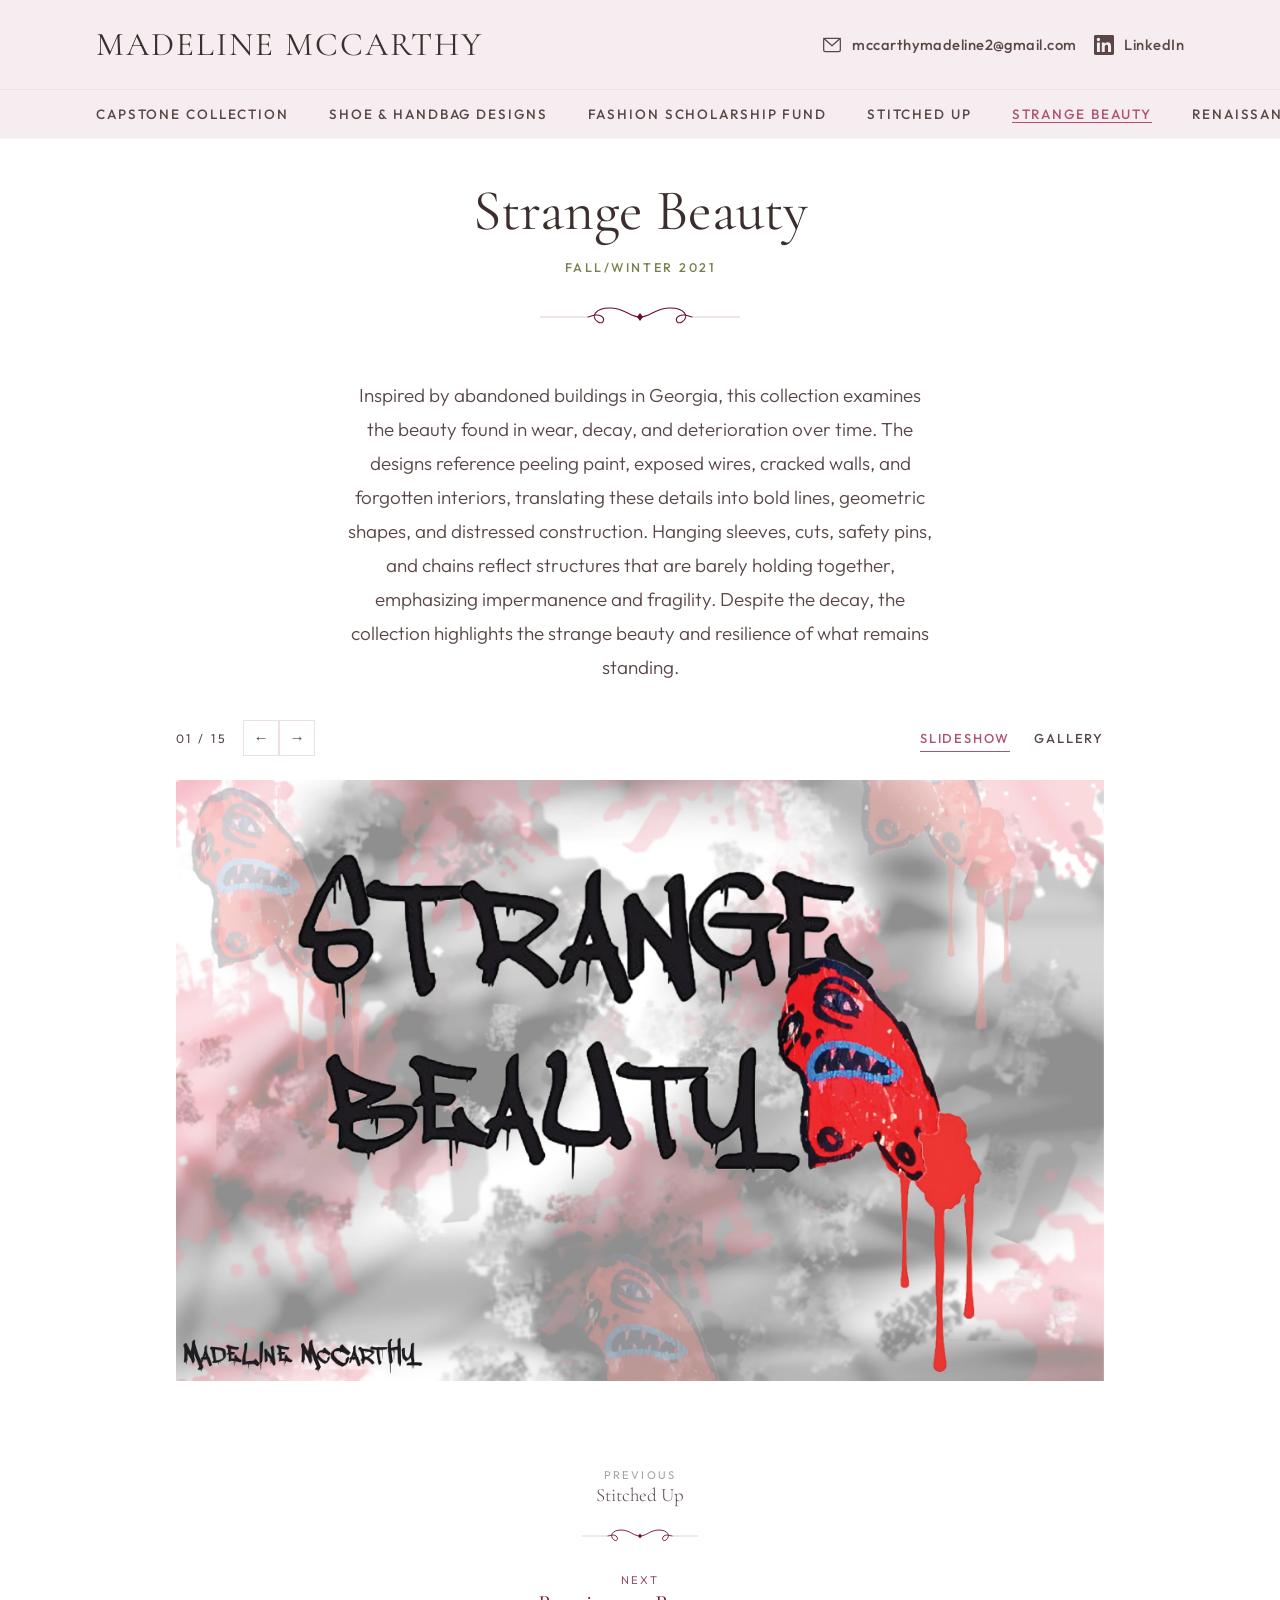
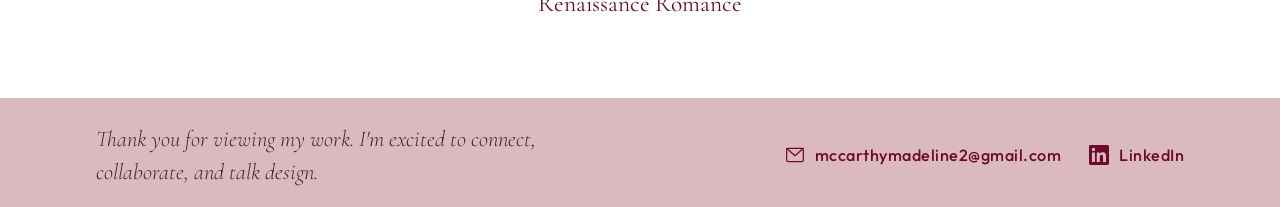
<file: strange-beauty.html>
<!DOCTYPE html>
<html lang="en">
<head>
    <meta charset="UTF-8">
    <meta name="viewport" content="width=device-width, initial-scale=1.0">
    <title>Strange Beauty — Madeline McCarthy</title>
    <meta name="description" content="Strange Beauty — Fall/Winter 2021. Inspired by abandoned buildings in Georgia, this collection examines the beauty found in wear, decay, and deterioration over time.">
    <link rel="preconnect" href="https://fonts.googleapis.com">
    <link rel="preconnect" href="https://fonts.gstatic.com" crossorigin>
    <link href="https://fonts.googleapis.com/css2?family=Cormorant+Garamond:ital,wght@0,300;0,400;0,500;0,600;1,300;1,400&family=Outfit:wght@300;400;500;600&display=swap" rel="stylesheet">
    <link rel="stylesheet" href="css/main.css">
</head>
<body class="project-page">

    <!-- HEADER -->
    <header class="site-header" id="siteHeader">
        <div class="header-top">
            <div class="header-logo"><a href="index.html">Madeline McCarthy</a></div>
            <div class="header-contact">
                <a href="mailto:mccarthymadeline2@gmail.com" class="contact-link">
                    <svg class="c-icon" viewBox="0 0 24 24" fill="none" stroke="currentColor" stroke-width="1.5" stroke-linecap="round" stroke-linejoin="round"><rect x="2" y="4" width="20" height="16" rx="2"/><path d="M22 4L12 13L2 4"/></svg>
                    mccarthymadeline2@gmail.com
                </a>
                <a href="https://www.linkedin.com/in/madeline-mccarthy-31020b167" target="_blank" class="contact-link">
                    <svg class="c-icon" viewBox="0 0 24 24" fill="currentColor"><path d="M20.447 20.452h-3.554v-5.569c0-1.328-.027-3.037-1.852-3.037-1.853 0-2.136 1.445-2.136 2.939v5.667H9.351V9h3.414v1.561h.046c.477-.9 1.637-1.85 3.37-1.85 3.601 0 4.267 2.37 4.267 5.455v6.286zM5.337 7.433a2.062 2.062 0 01-2.063-2.065 2.064 2.064 0 112.063 2.065zm1.782 13.019H3.555V9h3.564v11.452zM22.225 0H1.771C.792 0 0 .774 0 1.729v20.542C0 23.227.792 24 1.771 24h20.451C23.2 24 24 23.227 24 22.271V1.729C24 .774 23.2 0 22.222 0h.003z"/></svg>
                    LinkedIn
                </a>
            </div>
            <button class="hamburger" id="hamburger" type="button" aria-label="Open menu" aria-controls="headerNav" aria-expanded="false"><span></span><span></span><span></span></button>
        </div>
        <nav class="header-nav" id="headerNav">
            <ul>
                <li><a href="senior-thesis.html"><span>Capstone Collection</span></a></li>
                <li><a href="shoe-handbag.html"><span>Shoe &amp; Handbag Designs</span></a></li>
                <li><a href="fsf-case-study.html"><span>Fashion Scholarship Fund</span></a></li>
                <li><a href="stitched-up.html"><span>Stitched Up</span></a></li>
                <li><a href="strange-beauty.html" class="active"><span>Strange Beauty</span></a></li>
                <li><a href="renaissance-romance.html"><span>Renaissance Romance</span></a></li>
            </ul>
            <div class="mobile-contact" style="display:none">
                <a href="mailto:mccarthymadeline2@gmail.com" class="contact-link">
                    <svg class="c-icon" viewBox="0 0 24 24" fill="none" stroke="currentColor" stroke-width="1.5" stroke-linecap="round" stroke-linejoin="round"><rect x="2" y="4" width="20" height="16" rx="2"/><path d="M22 4L12 13L2 4"/></svg>
                    mccarthymadeline2@gmail.com
                </a>
                <a href="https://www.linkedin.com/in/madeline-mccarthy-31020b167" target="_blank" class="contact-link">
                    <svg class="c-icon" viewBox="0 0 24 24" fill="currentColor"><path d="M20.447 20.452h-3.554v-5.569c0-1.328-.027-3.037-1.852-3.037-1.853 0-2.136 1.445-2.136 2.939v5.667H9.351V9h3.414v1.561h.046c.477-.9 1.637-1.85 3.37-1.85 3.601 0 4.267 2.37 4.267 5.455v6.286zM5.337 7.433a2.062 2.062 0 01-2.063-2.065 2.064 2.064 0 112.063 2.065zm1.782 13.019H3.555V9h3.564v11.452zM22.225 0H1.771C.792 0 0 .774 0 1.729v20.542C0 23.227.792 24 1.771 24h20.451C23.2 24 24 23.227 24 22.271V1.729C24 .774 23.2 0 22.222 0h.003z"/></svg>
                    LinkedIn
                </a>
            </div>
        </nav>
    </header>

    <!-- PROJECT HERO BANNER -->
    <section class="project-hero">
        <div class="content-wrap">
            <div class="project-hero-inner">
                <h1>Strange Beauty</h1>
                <span class="project-tag">Fall/Winter 2021</span>
            </div>
        </div>
    </section>

    <!-- ORNAMENTAL DIVIDER -->
    <div class="content-wrap">
        <div class="project-ornament">
            <svg width="260" height="24" viewBox="0 0 260 24" fill="none" xmlns="http://www.w3.org/2000/svg">
                <line x1="30" y1="12" x2="78" y2="12" stroke="#6E0A2C" stroke-width="0.5" opacity="0.45"/>
                <path d="M130 12 C120 12, 115 3, 100 3 C85 3, 80 12, 88 17 C93 20, 96 14, 91 11 C86 8, 80 12, 78 12" stroke="#6E0A2C" stroke-width="1.1" stroke-linecap="round" fill="none"/>
                <path d="M130 12 C140 12, 145 3, 160 3 C175 3, 180 12, 172 17 C167 20, 164 14, 169 11 C174 8, 180 12, 182 12" stroke="#6E0A2C" stroke-width="1.1" stroke-linecap="round" fill="none"/>
                <line x1="182" y1="12" x2="230" y2="12" stroke="#6E0A2C" stroke-width="0.5" opacity="0.45"/>
                <path d="M127 12 L130 8 L133 12 L130 16 Z" fill="#6E0A2C"/>
            </svg>
        </div>
    </div>

    <!-- PROJECT SUMMARY -->
    <div class="content-wrap">
        <div class="project-summary">
            <p>Inspired by abandoned buildings in Georgia, this collection examines the beauty found in wear, decay, and deterioration over time. The designs reference peeling paint, exposed wires, cracked walls, and forgotten interiors, translating these details into bold lines, geometric shapes, and distressed construction. Hanging sleeves, cuts, safety pins, and chains reflect structures that are barely holding together, emphasizing impermanence and fragility. Despite the decay, the collection highlights the strange beauty and resilience of what remains standing.</p>
        </div>
    </div>

    <!-- TOOLBAR + SLIDESHOW / GALLERY -->
    <div class="content-wrap project-display-wrap">
        <div class="project-toolbar">
            <div class="project-toolbar-controls" id="toolbarControls">
                <span class="project-toolbar-counter" id="projectCounter">01 / 15</span>
                <div class="project-toolbar-arrows">
                    <button class="toolbar-arrow" id="projectPrev" aria-label="Previous slide">&#8592;</button>
                    <button class="toolbar-arrow" id="projectNext" aria-label="Next slide">&#8594;</button>
                </div>
            </div>
            <div class="view-toggle" id="viewToggle">
                <button class="view-btn active" data-view="slideshow">Slideshow</button>
                <button class="view-btn" data-view="gallery">Gallery</button>
            </div>
        </div>

        <div class="project-slideshow" id="projectSS">
            <div class="project-slide-container" id="slideContainer">
                <div class="project-slide active"><img src="images/strange-beauty/01_Strange_Beauty_Title.webp" alt="Strange Beauty — Title"></div>
                <div class="project-slide"><img src="images/strange-beauty/02_Strange_Beauty_Mood_Board.webp" alt="Strange Beauty — Mood Board"></div>
                <div class="project-slide"><img src="images/strange-beauty/03_Strange_Beauty_Brief.webp" alt="Strange Beauty — Brief"></div>
                <div class="project-slide"><img src="images/strange-beauty/04_Strange_Beauty_Raw_Materials_1.webp" alt="Strange Beauty — Raw Materials 1"></div>
                <div class="project-slide"><img src="images/strange-beauty/05_Strange_Beauty_Raw_Materials_2.webp" alt="Strange Beauty — Raw Materials 2"></div>
                <div class="project-slide"><img src="images/strange-beauty/06_Strange_Beauty_Safety_Pins_1.webp" alt="Strange Beauty — Safety Pins 1"></div>
                <div class="project-slide"><img src="images/strange-beauty/07_Strange_Beauty_Safety_Pins_2.webp" alt="Strange Beauty — Safety Pins 2"></div>
                <div class="project-slide"><img src="images/strange-beauty/08_Strange_Beauty_Crackle_Decay.webp" alt="Strange Beauty — Crackle Decay"></div>
                <div class="project-slide"><img src="images/strange-beauty/09_Strange_Beauty_Ruching.webp" alt="Strange Beauty — Ruching"></div>
                <div class="project-slide"><img src="images/strange-beauty/10_Strange_Beauty_Grommet_And_Chains_1.webp" alt="Strange Beauty — Grommet And Chains 1"></div>
                <div class="project-slide"><img src="images/strange-beauty/11_Strange_Beauty_Grommet_And_Chains_2.webp" alt="Strange Beauty — Grommet And Chains 2"></div>
                <div class="project-slide"><img src="images/strange-beauty/12_Strange_Beauty_Flats_1.webp" alt="Strange Beauty — Flats 1"></div>
                <div class="project-slide"><img src="images/strange-beauty/13_Strange_Beauty_Flats_2.webp" alt="Strange Beauty — Flats 2"></div>
                <div class="project-slide"><img src="images/strange-beauty/14_Strange_Beauty_Final_Lineup_1.webp" alt="Strange Beauty — Final Lineup 1"></div>
                <div class="project-slide"><img src="images/strange-beauty/15_Strange_Beauty_Final_Lineup_2.webp" alt="Strange Beauty — Final Lineup 2"></div>
            </div>
        </div>

        <div class="project-gallery" id="projectGallery" style="display:none">
            <div class="gallery-grid" id="galleryGrid">
                <div class="gallery-item"><img src="images/strange-beauty/01_Strange_Beauty_Title.webp" alt="Strange Beauty — Title"></div>
                <div class="gallery-item"><img src="images/strange-beauty/02_Strange_Beauty_Mood_Board.webp" alt="Strange Beauty — Mood Board"></div>
                <div class="gallery-item"><img src="images/strange-beauty/03_Strange_Beauty_Brief.webp" alt="Strange Beauty — Brief"></div>
                <div class="gallery-item"><img src="images/strange-beauty/04_Strange_Beauty_Raw_Materials_1.webp" alt="Strange Beauty — Raw Materials 1"></div>
                <div class="gallery-item"><img src="images/strange-beauty/05_Strange_Beauty_Raw_Materials_2.webp" alt="Strange Beauty — Raw Materials 2"></div>
                <div class="gallery-item"><img src="images/strange-beauty/06_Strange_Beauty_Safety_Pins_1.webp" alt="Strange Beauty — Safety Pins 1"></div>
                <div class="gallery-item"><img src="images/strange-beauty/07_Strange_Beauty_Safety_Pins_2.webp" alt="Strange Beauty — Safety Pins 2"></div>
                <div class="gallery-item"><img src="images/strange-beauty/08_Strange_Beauty_Crackle_Decay.webp" alt="Strange Beauty — Crackle Decay"></div>
                <div class="gallery-item"><img src="images/strange-beauty/09_Strange_Beauty_Ruching.webp" alt="Strange Beauty — Ruching"></div>
                <div class="gallery-item"><img src="images/strange-beauty/10_Strange_Beauty_Grommet_And_Chains_1.webp" alt="Strange Beauty — Grommet And Chains 1"></div>
                <div class="gallery-item"><img src="images/strange-beauty/11_Strange_Beauty_Grommet_And_Chains_2.webp" alt="Strange Beauty — Grommet And Chains 2"></div>
                <div class="gallery-item"><img src="images/strange-beauty/12_Strange_Beauty_Flats_1.webp" alt="Strange Beauty — Flats 1"></div>
                <div class="gallery-item"><img src="images/strange-beauty/13_Strange_Beauty_Flats_2.webp" alt="Strange Beauty — Flats 2"></div>
                <div class="gallery-item"><img src="images/strange-beauty/14_Strange_Beauty_Final_Lineup_1.webp" alt="Strange Beauty — Final Lineup 1"></div>
                <div class="gallery-item"><img src="images/strange-beauty/15_Strange_Beauty_Final_Lineup_2.webp" alt="Strange Beauty — Final Lineup 2"></div>
            </div>
        </div>
    </div>

    <!-- PROJECT PAGER -->
    <div class="content-wrap">
        <div class="project-pager">
            <a href="stitched-up.html" class="pager-prev">
                <span class="pager-label">Previous</span>
                <span class="pager-title">Stitched Up</span>
            </a>
            <div class="pager-divider">
                <svg width="140" height="16" viewBox="0 0 140 16" fill="none" xmlns="http://www.w3.org/2000/svg">
                    <line x1="12" y1="8" x2="38" y2="8" stroke="#6E0A2C" stroke-width="0.5" opacity="0.35"/>
                    <path d="M70 8 C63 8, 60 2, 51 2 C42 2, 39 8, 44 12 C47 14, 49 10, 46 8 C43 6, 39 8, 38 8" stroke="#6E0A2C" stroke-width="0.9" stroke-linecap="round" fill="none"/>
                    <path d="M70 8 C77 8, 80 2, 89 2 C98 2, 101 8, 96 12 C93 14, 91 10, 94 8 C97 6, 101 8, 102 8" stroke="#6E0A2C" stroke-width="0.9" stroke-linecap="round" fill="none"/>
                    <line x1="102" y1="8" x2="128" y2="8" stroke="#6E0A2C" stroke-width="0.5" opacity="0.35"/>
                    <path d="M68 8 L70 5.5 L72 8 L70 10.5 Z" fill="#6E0A2C"/>
                </svg>
            </div>
            <a href="renaissance-romance.html" class="pager-next">
                <span class="pager-label">Next</span>
                <span class="pager-title">Renaissance Romance</span>
            </a>
        </div>
    </div>

    <!-- FOOTER -->
    <footer class="site-footer">
        <div class="footer-inner">
            <div class="footer-message"><p>Thank you for viewing my work. I'm excited to connect, collaborate, and talk design.</p></div>
            <div class="footer-contact">
                <a href="mailto:mccarthymadeline2@gmail.com" class="contact-link">
                    <svg class="c-icon" viewBox="0 0 24 24" fill="none" stroke="currentColor" stroke-width="1.5" stroke-linecap="round" stroke-linejoin="round"><rect x="2" y="4" width="20" height="16" rx="2"/><path d="M22 4L12 13L2 4"/></svg>
                    mccarthymadeline2@gmail.com
                </a>
                <a href="https://www.linkedin.com/in/madeline-mccarthy-31020b167" target="_blank" class="contact-link">
                    <svg class="c-icon" viewBox="0 0 24 24" fill="currentColor"><path d="M20.447 20.452h-3.554v-5.569c0-1.328-.027-3.037-1.852-3.037-1.853 0-2.136 1.445-2.136 2.939v5.667H9.351V9h3.414v1.561h.046c.477-.9 1.637-1.85 3.37-1.85 3.601 0 4.267 2.37 4.267 5.455v6.286zM5.337 7.433a2.062 2.062 0 01-2.063-2.065 2.064 2.064 0 112.063 2.065zm1.782 13.019H3.555V9h3.564v11.452zM22.225 0H1.771C.792 0 0 .774 0 1.729v20.542C0 23.227.792 24 1.771 24h20.451C23.2 24 24 23.227 24 22.271V1.729C24 .774 23.2 0 22.222 0h.003z"/></svg>
                    LinkedIn
                </a>
            </div>
        </div>
    </footer>

    <script src="js/main.js"></script>
    <script src="js/project.js"></script>
</body>
</html>
</file>
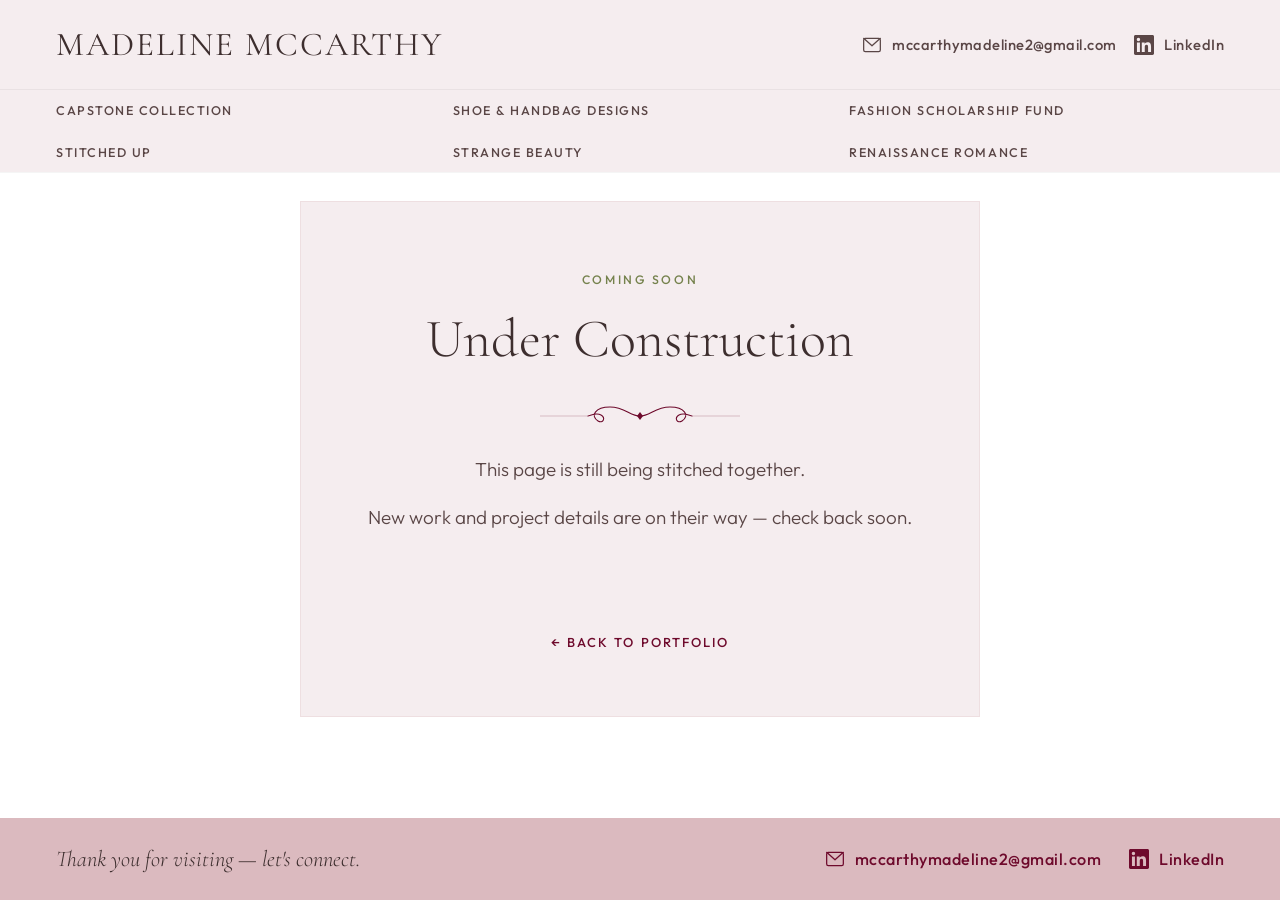
<file: under-construction.html>
<!DOCTYPE html>
<html lang="en">
<head>
    <meta charset="UTF-8">
    <meta name="viewport" content="width=device-width, initial-scale=1.0">
    <title>Under Construction — Madeline McCarthy</title>
    <meta name="description" content="This page is currently under construction. Check back soon for new work from Madeline McCarthy.">
    <link rel="preconnect" href="https://fonts.googleapis.com">
    <link rel="preconnect" href="https://fonts.gstatic.com" crossorigin>
    <link href="https://fonts.googleapis.com/css2?family=Cormorant+Garamond:ital,wght@0,300;0,400;0,500;0,600;1,300;1,400&family=Outfit:wght@300;400;500;600&display=swap" rel="stylesheet">
    <style>
        :root {
            --gray: #C1BEB9;
            --gold-fusion: #75824D;
            --pale-silver: #DBBABF;
            --china-rose: #B05276;
            --burgundy: #7D0531;

            --white: #FFFFFF;
            --blush-whisper: #F5EDEF;
            --blush-mist: #EEDFE1;
            --pale-pink: #E8CED2;

            --text-primary: #3D2E2E;
            --text-body: #5A4646;
            --text-on-pale: #4A3636;
            --text-accent: #6E0A2C;

            --pad: 56px;
            --max-w: 1400px;

            --font-display: 'Cormorant Garamond', serif;
            --font-body: 'Outfit', sans-serif;
            --ease: cubic-bezier(0.25, 0.46, 0.45, 0.94);
        }

        *, *::before, *::after { margin: 0; padding: 0; box-sizing: border-box; }
        html { scroll-behavior: smooth; font-size: 112.5%; }
        body {
            font-family: var(--font-body);
            color: var(--text-primary);
            background: var(--white);
            overflow-x: hidden;
            min-height: 100vh;
            display: flex;
            flex-direction: column;
        }

        body.menu-open {
            overflow: hidden;
        }

        /* ========== HEADER ========== */
        .site-header {
            position: fixed;
            top: 0; left: 0; width: 100%;
            z-index: 1000;
            background: var(--blush-whisper);
            box-shadow: 0 1px 0 rgba(0,0,0,0.04);
        }

        .header-top {
            display: flex;
            align-items: center;
            justify-content: space-between;
            padding: 24px var(--pad);
        }

        .header-logo {
            flex-shrink: 0;
        }

        .header-logo a {
            font-family: var(--font-display);
            font-size: 1.85rem;
            font-weight: 400;
            letter-spacing: 0.06em;
            color: var(--text-primary);
            text-decoration: none;
            text-transform: uppercase;
            white-space: nowrap;
        }

        .site-header.menu-open .header-logo a { color: var(--text-primary); }

        .contact-link {
            display: flex;
            align-items: center;
            gap: 10px;
            font-family: var(--font-body);
            font-size: 0.9rem;
            font-weight: 500;
            letter-spacing: 0.03em;
            text-decoration: none;
            transition: color 0.3s;
            white-space: nowrap;
        }

        .contact-link .c-icon {
            width: 20px; height: 20px;
            flex-shrink: 0;
        }

        .header-contact {
            display: flex;
            align-items: center;
            justify-content: flex-end;
            gap: 28px;
            flex-wrap: nowrap;
        }

        .header-contact .contact-link {
            color: var(--text-body);
        }

        .header-contact .contact-link:hover { color: var(--china-rose); }

        .header-nav {
            border-top: 1px solid rgba(0,0,0,0.05);
            padding: 0 var(--pad);
            overflow-x: visible;
            scrollbar-width: none;
        }

        .header-nav::-webkit-scrollbar { display: none; }

        .header-nav ul {
            display: flex;
            align-items: center;
            list-style: none;
            white-space: nowrap;
        }

        .header-nav a {
            display: block;
            padding: 15px 20px;
            font-size: 0.75rem;
            font-weight: 500;
            letter-spacing: 0.14em;
            text-transform: uppercase;
            color: var(--text-body);
            text-decoration: none;
            position: relative;
            transition: color 0.3s;
            white-space: nowrap;
        }

        .header-nav li:first-child a { padding-left: 0; }

        .header-nav a::after {
            content: '';
            position: absolute;
            bottom: 9px; left: 18px; right: 18px;
            height: 1px;
            background: var(--china-rose);
            transform: scaleX(0);
            transform-origin: left;
            transition: transform 0.4s var(--ease);
        }

        .header-nav li:first-child a::after { left: 0; }
        .header-nav a:hover::after { transform: scaleX(1); }
        .header-nav a:hover { color: var(--china-rose); }

        .hamburger {
            display: none;
            flex-direction: column;
            gap: 5px;
            background: none;
            border: none;
            cursor: pointer;
            padding: 4px;
            z-index: 1001;
        }

        .hamburger span {
            display: block;
            width: 24px; height: 1.5px;
            background: var(--text-primary);
            transition: all 0.3s;
        }

        .site-header.menu-open .hamburger span { background: var(--text-primary); }

        .hamburger[aria-expanded="true"] span:nth-child(1) {
            transform: translateY(6.5px) rotate(45deg);
        }

        .hamburger[aria-expanded="true"] span:nth-child(2) {
            opacity: 0;
        }

        .hamburger[aria-expanded="true"] span:nth-child(3) {
            transform: translateY(-6.5px) rotate(-45deg);
        }

        /* ========== UNDER CONSTRUCTION CONTENT ========== */
        .uc-main {
            flex: 1;
            display: flex;
            align-items: center;
            justify-content: center;
            padding: 180px var(--pad) 80px;
        }

        .uc-card {
            max-width: 680px;
            width: 100%;
            text-align: center;
            background: var(--blush-whisper);
            border: 1px solid var(--blush-mist);
            padding: 64px 56px;
        }

        .uc-tag {
            display: inline-block;
            font-size: 0.68rem;
            font-weight: 500;
            letter-spacing: 0.22em;
            text-transform: uppercase;
            color: var(--gold-fusion);
            margin-bottom: 20px;
        }

        .uc-card h1 {
            font-family: var(--font-display);
            font-size: 3rem;
            font-weight: 300;
            color: var(--text-primary);
            line-height: 1.2;
            margin-bottom: 8px;
        }

        .uc-ornament {
            padding: 24px 0;
            line-height: 0;
        }

        .uc-ornament svg {
            display: inline-block;
        }

        .uc-card p {
            font-size: 1.05rem;
            font-weight: 300;
            color: var(--text-body);
            line-height: 1.8;
            margin-bottom: 14px;
        }

        .uc-card p:last-of-type {
            margin-bottom: 0;
        }

        .uc-back {
            display: inline-block;
            margin-top: 32px;
            font-size: 0.72rem;
            font-weight: 500;
            letter-spacing: 0.16em;
            text-transform: uppercase;
            color: var(--text-accent);
            text-decoration: none;
            transition: color 0.3s;
        }

        .uc-back:hover {
            color: var(--china-rose);
        }

        /* Needle + thread animation */
        .uc-needle-wrap {
            margin: 28px auto 0;
            width: 120px;
            height: 40px;
            position: relative;
            overflow: hidden;
        }

        .uc-needle-wrap svg {
            position: absolute;
            top: 0;
            left: 0;
        }

        .uc-thread {
            stroke-dasharray: 200;
            stroke-dashoffset: 200;
            animation: stitch 3s var(--ease) infinite;
        }

        @keyframes stitch {
            0%   { stroke-dashoffset: 200; }
            60%  { stroke-dashoffset: 0; }
            100% { stroke-dashoffset: 0; }
        }

        /* ========== FOOTER ========== */
        .site-footer {
            background: var(--pale-silver);
            padding: 24px var(--pad);
        }

        .footer-inner {
            display: flex;
            align-items: center;
            justify-content: space-between;
        }

        .footer-message p {
            font-family: var(--font-display);
            font-size: 1.25rem;
            font-weight: 300;
            font-style: italic;
            color: var(--text-primary);
            line-height: 1.5;
            white-space: nowrap;
        }

        .footer-contact {
            display: flex;
            align-items: center;
            gap: 28px;
            flex-shrink: 0;
        }

        .footer-contact .contact-link {
            color: var(--text-accent);
        }

        .footer-contact .contact-link:hover { color: var(--china-rose); }

        /* ========== RESPONSIVE ========== */
        @media (max-width: 1400px) {
            .header-top {
                gap: 12px 20px;
            }

            .header-contact {
                gap: 10px 18px;
            }

            .header-contact .contact-link {
                font-size: 0.82rem;
            }

            .header-nav ul {
                display: grid;
                grid-template-columns: repeat(3, minmax(0, 1fr));
                column-gap: 22px;
                row-gap: 2px;
                white-space: normal;
            }

            .header-nav li {
                min-width: 0;
            }

            .header-nav a {
                padding: 12px 0;
                font-size: 0.7rem;
                letter-spacing: 0.12em;
                white-space: normal;
            }

            .header-nav a::after {
                left: 0;
                right: 0;
            }
        }

        @media (max-width: 1040px) {
            .header-contact {
                gap: 8px 12px;
            }

            .header-contact .contact-link {
                font-size: 0.76rem;
            }

            .header-nav ul {
                grid-template-columns: repeat(2, minmax(0, 1fr));
                column-gap: 16px;
            }

            .header-nav a {
                font-size: 0.68rem;
            }
        }

        @media (max-width: 860px) {
            .header-contact {
                display: none;
            }

            .header-top {
                padding: 18px var(--pad);
            }
        }

        @media (max-width: 680px) {
            .hamburger { display: flex; }
            .header-contact, .header-nav { display: none; }

            .header-nav.open {
                display: flex;
                flex-direction: column;
                justify-content: flex-start;
                position: fixed;
                top: 0; left: 0;
                width: 100%; height: 100vh;
                background: var(--white);
                padding: 90px 28px 32px;
                border: none;
                z-index: 999;
                overflow-y: auto;
            }

            .header-nav.open ul {
                display: flex;
                flex-direction: column;
                align-items: flex-start;
                width: 100%;
            }

            .header-nav.open li {
                width: 100%;
            }

            .header-nav.open a {
                font-size: 0.92rem;
                padding: 14px 0;
                color: var(--text-primary) !important;
            }

            .header-nav.open a::after {
                display: none;
            }

            .header-nav.open .mobile-contact {
                display: flex !important;
                flex-direction: column;
                align-items: flex-start;
                gap: 14px;
                margin-top: auto;
                padding-top: 24px;
                border-top: 1px solid var(--pale-pink);
                width: 100%;
            }

            .header-nav.open .mobile-contact .contact-link {
                display: flex;
                flex-direction: row;
                align-items: center;
                color: var(--text-primary) !important;
                font-size: 0.8rem;
                gap: 10px;
                line-height: 1.2;
                white-space: normal;
            }

            .header-nav.open .mobile-contact .contact-link::after { display: none; }
            .header-nav.open .mobile-contact .c-icon {
                filter: none;
                width: 20px;
                height: 20px;
                flex-shrink: 0;
            }
        }

        @media (max-width: 768px) {
            :root { --pad: 28px; }

            .uc-main {
                padding: 140px var(--pad) 60px;
            }

            .uc-card {
                padding: 44px 32px;
            }

            .uc-card h1 {
                font-size: 2.2rem;
            }

            .uc-ornament svg {
                width: 180px;
            }

            .site-footer { padding: 24px var(--pad); }

            .footer-inner {
                flex-direction: column;
                align-items: center;
                gap: 18px;
                text-align: center;
            }

            .footer-message p { white-space: normal; }

            .footer-contact {
                flex-direction: column;
                align-items: center;
                gap: 10px;
            }
        }
    </style>
</head>
<body>

    <!-- HEADER -->
    <header class="site-header" id="siteHeader">
        <div class="header-top">
            <div class="header-logo"><a href="index.html">Madeline McCarthy</a></div>
            <div class="header-contact">
                <a href="mailto:mccarthymadeline2@gmail.com" class="contact-link">
                    <svg class="c-icon" viewBox="0 0 24 24" fill="none" stroke="currentColor" stroke-width="1.5" stroke-linecap="round" stroke-linejoin="round"><rect x="2" y="4" width="20" height="16" rx="2"/><path d="M22 4L12 13L2 4"/></svg>
                    mccarthymadeline2@gmail.com
                </a>
                <a href="https://www.linkedin.com/in/madeline-mccarthy-31020b167" target="_blank" class="contact-link">
                    <svg class="c-icon" viewBox="0 0 24 24" fill="currentColor"><path d="M20.447 20.452h-3.554v-5.569c0-1.328-.027-3.037-1.852-3.037-1.853 0-2.136 1.445-2.136 2.939v5.667H9.351V9h3.414v1.561h.046c.477-.9 1.637-1.85 3.37-1.85 3.601 0 4.267 2.37 4.267 5.455v6.286zM5.337 7.433a2.062 2.062 0 01-2.063-2.065 2.064 2.064 0 112.063 2.065zm1.782 13.019H3.555V9h3.564v11.452zM22.225 0H1.771C.792 0 0 .774 0 1.729v20.542C0 23.227.792 24 1.771 24h20.451C23.2 24 24 23.227 24 22.271V1.729C24 .774 23.2 0 22.222 0h.003z"/></svg>
                    LinkedIn
                </a>
            </div>
            <button class="hamburger" id="hamburger" type="button" aria-label="Open menu" aria-controls="headerNav" aria-expanded="false"><span></span><span></span><span></span></button>
        </div>
        <nav class="header-nav" id="headerNav">
            <ul>
                <li><a href="senior-thesis.html">Capstone Collection</a></li>
                <li><a href="shoe-handbag.html">Shoe &amp; Handbag Designs</a></li>
                <li><a href="fsf-case-study.html">Fashion Scholarship Fund</a></li>
                <li><a href="stitched-up.html">Stitched Up</a></li>
                <li><a href="strange-beauty.html">Strange Beauty</a></li>
                <li><a href="renaissance-romance.html">Renaissance Romance</a></li>
            </ul>
            <div class="mobile-contact" style="display:none">
                <a href="mailto:mccarthymadeline2@gmail.com" class="contact-link">
                    <svg class="c-icon" viewBox="0 0 24 24" fill="none" stroke="currentColor" stroke-width="1.5" stroke-linecap="round" stroke-linejoin="round"><rect x="2" y="4" width="20" height="16" rx="2"/><path d="M22 4L12 13L2 4"/></svg>
                    mccarthymadeline2@gmail.com
                </a>
                <a href="https://www.linkedin.com/in/madeline-mccarthy-31020b167" target="_blank" class="contact-link">
                    <svg class="c-icon" viewBox="0 0 24 24" fill="currentColor"><path d="M20.447 20.452h-3.554v-5.569c0-1.328-.027-3.037-1.852-3.037-1.853 0-2.136 1.445-2.136 2.939v5.667H9.351V9h3.414v1.561h.046c.477-.9 1.637-1.85 3.37-1.85 3.601 0 4.267 2.37 4.267 5.455v6.286zM5.337 7.433a2.062 2.062 0 01-2.063-2.065 2.064 2.064 0 112.063 2.065zm1.782 13.019H3.555V9h3.564v11.452zM22.225 0H1.771C.792 0 0 .774 0 1.729v20.542C0 23.227.792 24 1.771 24h20.451C23.2 24 24 23.227 24 22.271V1.729C24 .774 23.2 0 22.222 0h.003z"/></svg>
                    LinkedIn
                </a>
            </div>
        </nav>
    </header>

    <!-- UNDER CONSTRUCTION -->
    <main class="uc-main">
        <div class="uc-card">
            <span class="uc-tag">Coming Soon</span>
            <h1>Under Construction</h1>
            <div class="uc-ornament">
                <svg width="260" height="24" viewBox="0 0 260 24" fill="none" xmlns="http://www.w3.org/2000/svg">
                    <line x1="30" y1="12" x2="78" y2="12" stroke="#6E0A2C" stroke-width="0.5" opacity="0.45"/>
                    <path d="M130 12 C120 12, 115 3, 100 3 C85 3, 80 12, 88 17 C93 20, 96 14, 91 11 C86 8, 80 12, 78 12" stroke="#6E0A2C" stroke-width="1.1" stroke-linecap="round" fill="none"/>
                    <path d="M130 12 C140 12, 145 3, 160 3 C175 3, 180 12, 172 17 C167 20, 164 14, 169 11 C174 8, 180 12, 182 12" stroke="#6E0A2C" stroke-width="1.1" stroke-linecap="round" fill="none"/>
                    <line x1="182" y1="12" x2="230" y2="12" stroke="#6E0A2C" stroke-width="0.5" opacity="0.45"/>
                    <path d="M127 12 L130 8 L133 12 L130 16 Z" fill="#6E0A2C"/>
                </svg>
            </div>
            <p>This page is still being stitched together.</p>
            <p>New work and project details are on their way &mdash; check back soon.</p>
            <div class="uc-needle-wrap">
                <svg width="120" height="40" viewBox="0 0 120 40" fill="none" xmlns="http://www.w3.org/2000/svg">
                    <path class="uc-thread" d="M0 20 Q15 8, 30 20 Q45 32, 60 20 Q75 8, 90 20 Q105 32, 120 20" stroke="#B05276" stroke-width="1.2" stroke-linecap="round" fill="none"/>
                </svg>
            </div>
            <a href="index.html" class="uc-back">&larr; Back to Portfolio</a>
        </div>
    </main>

    <!-- FOOTER -->
    <footer class="site-footer">
        <div class="footer-inner">
            <div class="footer-message"><p>Thank you for visiting — let's connect.</p></div>
            <div class="footer-contact">
                <a href="mailto:mccarthymadeline2@gmail.com" class="contact-link">
                    <svg class="c-icon" viewBox="0 0 24 24" fill="none" stroke="currentColor" stroke-width="1.5" stroke-linecap="round" stroke-linejoin="round"><rect x="2" y="4" width="20" height="16" rx="2"/><path d="M22 4L12 13L2 4"/></svg>
                    mccarthymadeline2@gmail.com
                </a>
                <a href="https://www.linkedin.com/in/madeline-mccarthy-31020b167" target="_blank" class="contact-link">
                    <svg class="c-icon" viewBox="0 0 24 24" fill="currentColor"><path d="M20.447 20.452h-3.554v-5.569c0-1.328-.027-3.037-1.852-3.037-1.853 0-2.136 1.445-2.136 2.939v5.667H9.351V9h3.414v1.561h.046c.477-.9 1.637-1.85 3.37-1.85 3.601 0 4.267 2.37 4.267 5.455v6.286zM5.337 7.433a2.062 2.062 0 01-2.063-2.065 2.064 2.064 0 112.063 2.065zm1.782 13.019H3.555V9h3.564v11.452zM22.225 0H1.771C.792 0 0 .774 0 1.729v20.542C0 23.227.792 24 1.771 24h20.451C23.2 24 24 23.227 24 22.271V1.729C24 .774 23.2 0 22.222 0h.003z"/></svg>
                    LinkedIn
                </a>
            </div>
        </div>
    </footer>

    <script>
        var hdr = document.getElementById('siteHeader');
        var menuBtn = document.getElementById('hamburger');
        var menuNav = document.getElementById('headerNav');
        var mobileMenuBreakpoint = 680;

        function isMobileMenuViewport() {
            return window.innerWidth <= mobileMenuBreakpoint;
        }

        function setMobileMenu(open) {
            menuNav.classList.toggle('open', open);
            hdr.classList.toggle('menu-open', open);
            document.body.classList.toggle('menu-open', open && isMobileMenuViewport());
            menuBtn.setAttribute('aria-expanded', String(open));
            menuBtn.setAttribute('aria-label', open ? 'Close menu' : 'Open menu');
        }

        menuBtn.addEventListener('click', function() {
            setMobileMenu(!menuNav.classList.contains('open'));
        });

        menuNav.querySelectorAll('a').forEach(function(link) {
            link.addEventListener('click', function() { setMobileMenu(false); });
        });

        document.addEventListener('keydown', function(e) {
            if (e.key === 'Escape' && menuNav.classList.contains('open')) {
                setMobileMenu(false);
            }
        });

        document.addEventListener('click', function(e) {
            if (!menuNav.classList.contains('open') || !isMobileMenuViewport()) return;
            if (menuNav.contains(e.target) || menuBtn.contains(e.target)) return;
            setMobileMenu(false);
        });

        window.addEventListener('resize', function() {
            if (!isMobileMenuViewport() && menuNav.classList.contains('open')) {
                setMobileMenu(false);
            }
        });
    </script>
</body>
</html>
</file>
<file: css/main.css>
/* Main stylesheet for Madeline McCarthy portfolio */

:root {
    --gray: #C1BEB9;
    --gold-fusion: #75824D;
    --pale-silver: #DBBABF;
    --china-rose: #B05276;
    --burgundy: #7D0531;

    --white: #FFFFFF;
    --blush-whisper: #F5EDEF;
    --blush-mist: #EEDFE1;
    --pale-pink: #E8CED2;

    --text-primary: #3D2E2E;
    --text-body: #5A4646;
    --text-on-pale: #4A3636;
    --text-accent: #6E0A2C;

    --section-gap: 100px;
    --pad: 96px;
    --max-w: 1120px;

    --font-display: 'Cormorant Garamond', serif;
    --font-body: 'Outfit', sans-serif;
    --ease: cubic-bezier(0.25, 0.46, 0.45, 0.94);
}

*, *::before, *::after { margin: 0; padding: 0; box-sizing: border-box; }
html { scroll-behavior: smooth; font-size: 112.5%; }
body {
    font-family: var(--font-body);
    color: var(--text-primary);
    background: var(--white);
    overflow-x: hidden;
}

body.menu-open {
    overflow: hidden;
}

/* ========== HEADER ========== */
.site-header {
    position: fixed;
    top: 0; left: 0; width: 100%;
    z-index: 1000;
    background: var(--blush-whisper);
    box-shadow: 0 1px 0 rgba(0,0,0,0.04);
}

.header-top {
    display: flex;
    align-items: center;
    justify-content: space-between;
    padding: 24px var(--pad);
}

.header-logo {
    flex-shrink: 0;
}

.header-logo a {
    font-family: var(--font-display);
    font-size: 1.85rem;
    font-weight: 400;
    letter-spacing: 0.06em;
    color: var(--text-primary);
    text-decoration: none;
    text-transform: uppercase;
    white-space: nowrap;
}

.site-header.menu-open .header-logo a { color: var(--text-primary); }

.contact-link {
    display: flex;
    align-items: center;
    gap: 10px;
    font-family: var(--font-body);
    font-size: 0.9rem;
    font-weight: 500;
    letter-spacing: 0.03em;
    text-decoration: none;
    transition: color 0.3s;
    white-space: nowrap;
}

.contact-link .c-icon {
    width: 20px; height: 20px;
    flex-shrink: 0;
}

.header-contact {
    display: flex;
    align-items: center;
    justify-content: flex-end;
    gap: 28px;
    flex-wrap: nowrap;
}

.header-contact .contact-link {
    color: var(--text-body);
}

.header-contact .contact-link:hover { color: var(--china-rose); }

.header-nav {
    border-top: 1px solid rgba(0,0,0,0.05);
    padding: 0 var(--pad);
    overflow-x: visible;
    scrollbar-width: none;
}

.header-nav::-webkit-scrollbar { display: none; }

.header-nav ul {
    display: flex;
    align-items: center;
    list-style: none;
    white-space: nowrap;
}

.header-nav li {
    width: fit-content;
}

.header-nav a {
    display: table;
    padding: 15px 20px;
    font-size: 0.75rem;
    font-weight: 500;
    letter-spacing: 0.14em;
    text-transform: uppercase;
    color: var(--text-body);
    text-decoration: none;
    position: relative;
    transition: color 0.3s;
    white-space: nowrap;
}

.header-nav li:first-child a { padding-left: 0; }

.header-nav a span { position: relative; display: inline-block; }
.header-nav a span::after {
    content: '';
    position: absolute;
    bottom: 0;
    left: 0;
    right: 0;
    height: 1px;
    background: var(--china-rose);
    transform: scaleX(0);
    transform-origin: left;
    transition: transform 0.4s var(--ease);
}
.header-nav a:hover { color: var(--china-rose); }
.header-nav a:hover span::after { transform: scaleX(1); }
.header-nav a.active { color: var(--china-rose); }
.header-nav a.active span::after { transform: scaleX(1); }

.hamburger {
    display: none;
    flex-direction: column;
    gap: 5px;
    background: none;
    border: none;
    cursor: pointer;
    padding: 4px;
    z-index: 1001;
    flex-shrink: 0;
    min-width: 44px;
    min-height: 44px;
    align-items: center;
    justify-content: center;
}

.hamburger span {
    display: block;
    width: 24px; height: 1.5px;
    background: var(--text-primary);
    transition: all 0.3s;
}

.site-header.menu-open .hamburger span { background: var(--text-primary); }

.hamburger[aria-expanded="true"] span:nth-child(1) {
    transform: translateY(6.5px) rotate(45deg);
}

.hamburger[aria-expanded="true"] span:nth-child(2) {
    opacity: 0;
}

.hamburger[aria-expanded="true"] span:nth-child(3) {
    transform: translateY(-6.5px) rotate(-45deg);
}

/* ========== CONTENT WRAPPER ========== */
.content-wrap {
    max-width: var(--max-w);
    margin: 0 auto;
    padding: 0 var(--pad);
}

/* ========== HERO CARD (index page) ========== */
.hero {
    padding-top: 180px;
    padding-bottom: var(--section-gap);
    background: var(--white);
}

.hero-card {
    max-width: var(--max-w);
    margin: 0 auto;
    background: var(--blush-whisper);
}

.hero-card-image {
    position: relative;
    width: 100%;
    aspect-ratio: 17/11;
    overflow: hidden;
}

.hero-slide {
    position: absolute; inset: 0;
    opacity: 0;
    z-index: 0;
    transition: opacity 1.2s var(--ease);
}

.hero-slide.active { opacity: 1; z-index: 1; }

.hero-slide img {
    width: 100%;
    height: 100%;
    object-fit: contain;
    display: block;
}

.hero-card-info {
    padding: 36px 42px;
}

.hero-card-text {
    min-width: 0;
}

.hero-card-bottom {
    display: flex;
    align-items: center;
    justify-content: space-between;
    margin-top: 14px;
}

.counter-text {
    font-size: 0.68rem;
    letter-spacing: 0.22em;
    text-transform: uppercase;
    color: var(--gold-fusion);
    margin-bottom: 10px;
}

.hero-card-info h2 {
    font-family: var(--font-display);
    font-size: 2.2rem;
    font-weight: 300;
    color: var(--text-primary);
    line-height: 1.2;
    margin-bottom: 10px;
}

.hero-card-info p {
    font-size: 0.95rem;
    font-weight: 300;
    color: var(--text-body);
    line-height: 1.7;
}

.hero-link {
    display: inline-block;
    font-size: 0.72rem;
    font-weight: 500;
    letter-spacing: 0.16em;
    text-transform: uppercase;
    color: var(--text-accent);
    text-decoration: none;
    transition: color 0.3s;
}

.hero-link:hover { color: var(--china-rose); }

.arrow-row {
    display: flex;
    gap: 1px;
    flex-shrink: 0;
}

.arrow-btn {
    width: 48px; height: 48px;
    border: 1px solid var(--blush-mist);
    background: transparent;
    color: var(--text-body);
    cursor: pointer;
    display: flex;
    align-items: center;
    justify-content: center;
    font-size: 0.95rem;
    transition: all 0.3s;
}

.arrow-btn:hover {
    background: var(--blush-mist);
    color: var(--text-accent);
    border-color: var(--pale-pink);
}

.arrow-btn + .arrow-btn { margin-left: -1px; }

/* ========== PLACEHOLDERS AND IMAGES ========== */
.ph {
    width: 100%; height: 100%;
    display: flex;
    align-items: center;
    justify-content: center;
    position: relative;
    overflow: hidden;
}

.ph img {
    width: 100%;
    height: 100%;
    object-fit: contain;
    display: block;
}

.ph-blush { background: linear-gradient(150deg, #eedfe1 0%, #e8ced2 50%, #dbbabf 100%); }
.ph-silver { background: linear-gradient(150deg, #e4d2d5 0%, #dbbabf 50%, #d4aeb3 100%); }
.ph-light { background: linear-gradient(150deg, #ebe5e0 0%, #e0d6d0 50%, #d8cdc6 100%); }

/* ========== FEATURED (index page) ========== */
.featured-wrap {
    padding-bottom: var(--section-gap);
}

.featured {
    display: flex;
    align-items: stretch;
    background: var(--blush-whisper);
    max-width: 1240px;
    margin: 0 auto;
}

.featured-text {
    flex: 2;
    min-width: 0;
    min-height: 0;
    display: flex;
    flex-direction: column;
    justify-content: center;
    padding: 20px 36px;
    overflow-y: auto;
}

.featured-text h2 {
    font-family: var(--font-display);
    font-size: 1.75rem;
    font-weight: 300;
    color: var(--text-primary);
    line-height: 1.18;
    margin-bottom: 8px;
}

.featured-text p {
    font-size: 0.875rem;
    font-weight: 300;
    color: var(--text-body);
    line-height: 1.5;
    margin-bottom: 6px;
}

.featured-cta {
    display: inline-block;
    margin-top: 6px;
    font-size: 0.75rem;
    font-weight: 500;
    letter-spacing: 0.14em;
    text-transform: uppercase;
    color: var(--text-accent);
    text-decoration: none;
    transition: color 0.3s;
}

.featured-cta:hover {
    color: var(--china-rose);
}

.feat-ss {
    flex: 3;
    flex-shrink: 0;
    position: relative;
    overflow: hidden;
    min-width: 0;
    aspect-ratio: 17/11;
}

.feat-slide {
    position: absolute; inset: 0;
    opacity: 0;
    z-index: 0;
    transition: opacity 0.8s var(--ease);
}

.feat-slide .ph {
    width: 100%;
    height: 100%;
}

.feat-slide .ph img {
    width: auto;
    height: auto;
    max-width: 100%;
    max-height: 100%;
    object-fit: contain;
}

.feat-slide.active { opacity: 1; z-index: 1; }

.feat-arrow {
    position: absolute;
    top: 50%;
    transform: translateY(-50%);
    z-index: 5;
    width: 44px; height: 44px;
    border: none;
    border-radius: 50%;
    background: rgba(255,255,255,0.25);
    color: rgba(61,46,46,0.45);
    cursor: pointer;
    display: flex;
    align-items: center;
    justify-content: center;
    font-size: 1rem;
    transition: background 0.3s, color 0.3s;
}

.feat-arrow:hover {
    background: rgba(255,255,255,0.55);
    color: var(--text-primary);
}

.feat-arrow--prev { left: 16px; }
.feat-arrow--next { right: 16px; }

/* ========== WORKS (index page) ========== */
.works-wrap {
    padding-bottom: var(--section-gap);
}

.works-grid {
    display: grid;
    grid-template-columns: 1fr 1fr;
    gap: 34px;
    max-width: var(--max-w);
    margin: 0 auto;
}

.work-card {
    background: var(--blush-whisper);
    overflow: hidden;
    text-decoration: none;
    display: block;
    transition: transform 0.5s var(--ease), box-shadow 0.5s var(--ease);
}

.work-card:hover {
    transform: translateY(-3px);
    box-shadow: 0 10px 32px rgba(176,82,118,0.07);
}

.work-card-image {
    width: 100%;
    aspect-ratio: 17/11;
    overflow: hidden;
}

.work-card-body { padding: 26px 28px 30px; }

.work-card-tag {
    font-size: 0.7rem;
    font-weight: 500;
    letter-spacing: 0.2em;
    text-transform: uppercase;
    color: var(--gold-fusion);
    margin-bottom: 6px;
}

.work-card h3 {
    font-family: var(--font-display);
    font-size: 1.7rem;
    font-weight: 400;
    color: var(--text-primary);
    line-height: 1.3;
    margin-bottom: 8px;
}

.work-desc {
    font-size: 1rem;
    font-weight: 300;
    color: var(--text-body);
    line-height: 1.65;
}

.work-view {
    display: inline-block;
    margin-top: 14px;
    font-size: 0.7rem;
    font-weight: 500;
    letter-spacing: 0.14em;
    text-transform: uppercase;
    color: var(--text-accent);
    transition: color 0.3s;
}

.work-card:hover .work-view { color: var(--china-rose); }

.title-no-wrap { white-space: nowrap; }

/* ========== PROJECT PAGE STYLES ========== */
.project-hero {
    padding-top: 140px;
    text-align: center;
}

.project-hero .content-wrap { max-width: var(--max-w); margin: 0 auto; padding: 0 var(--pad); }
.project-hero-inner {
    max-width: 780px;
    margin: 0 auto;
    padding: 0;
    text-align: center;
}

.project-ornament {
    max-width: 780px;
    margin: 0 auto;
    text-align: center;
    padding: 28px 0 24px;
}

.project-ornament svg {
    display: inline-block;
}

.project-hero h1 {
    font-family: var(--font-display);
    font-size: 3.2rem;
    font-weight: 400;
    color: var(--text-primary);
    line-height: 1.18;
    margin-bottom: 8px;
    white-space: nowrap;
}

.project-tag {
    display: inline-block;
    font-size: 0.7rem;
    font-weight: 500;
    letter-spacing: 0.2em;
    text-transform: uppercase;
    color: var(--gold-fusion);
}

.project-summary {
    max-width: 780px;
    margin: 0 auto;
    padding: 20px var(--pad) 0;
    text-align: center;
}

.project-summary p {
    font-size: 1.05rem;
    font-weight: 300;
    color: var(--text-body);
    line-height: 1.8;
    margin-bottom: 14px;
}

.project-summary p:last-child {
    margin-bottom: 0;
}

.project-summary .quote { font-style: italic; }
.project-summary p.quote + p { margin-top: 1.4em; }

.project-toolbar {
    display: flex;
    align-items: center;
    justify-content: space-between;
    padding: 36px 0 24px;
}

.project-toolbar-controls {
    display: flex;
    align-items: center;
    gap: 16px;
}

.project-toolbar-counter {
    font-size: 0.68rem;
    letter-spacing: 0.2em;
    text-transform: uppercase;
    color: var(--text-body);
}

.project-toolbar-arrows {
    display: flex;
    gap: 1px;
}

.toolbar-arrow {
    width: 36px;
    height: 36px;
    border: 1px solid var(--blush-mist);
    background: transparent;
    color: var(--text-body);
    cursor: pointer;
    display: flex;
    align-items: center;
    justify-content: center;
    font-size: 0.85rem;
    transition: all 0.3s;
}

.toolbar-arrow:hover {
    background: var(--blush-mist);
    color: var(--text-accent);
    border-color: var(--pale-pink);
}

.toolbar-arrow + .toolbar-arrow {
    margin-left: -1px;
}

.view-toggle {
    display: flex;
    gap: 24px;
}

.view-btn {
    background: none;
    border: none;
    font-family: var(--font-body);
    font-size: 0.72rem;
    font-weight: 500;
    letter-spacing: 0.14em;
    text-transform: uppercase;
    color: var(--text-body);
    cursor: pointer;
    padding: 6px 0;
    position: relative;
    transition: color 0.3s;
}

.view-btn::after {
    content: '';
    position: absolute;
    bottom: 0; left: 0; right: 0;
    height: 1px;
    background: var(--china-rose);
    transform: scaleX(0);
    transform-origin: left;
    transition: transform 0.3s var(--ease);
}

.view-btn.active {
    color: var(--china-rose);
}

.view-btn.active::after {
    transform: scaleX(1);
}

.view-btn:hover {
    color: var(--china-rose);
}

.project-display-wrap {
    padding-bottom: var(--section-gap);
}

.project-slideshow {
    position: relative;
    max-width: var(--max-w);
    margin: 0 auto;
    overflow: hidden;
}

.project-slide-container {
    position: relative;
    width: 100%;
    aspect-ratio: 17 / 11;
}

.project-slide {
    position: absolute;
    inset: 0;
    opacity: 0;
    z-index: 0;
    transition: opacity 0.8s var(--ease);
}

.project-slide.active {
    opacity: 1;
    z-index: 1;
}

.project-slide img {
    width: 100%;
    height: 100%;
    object-fit: contain;
    display: block;
}

.project-gallery {
    max-width: var(--max-w);
    margin: 0 auto;
}

.gallery-grid {
    display: grid;
    grid-template-columns: 1fr 1fr;
    gap: 24px;
}

.gallery-grid .gallery-item:first-child {
    grid-column: 1 / -1;
}

/* Capstone Collection project page: 2-col gallery, no large top image */
.project-capstone .gallery-grid .gallery-item:first-child {
    grid-column: auto;
}

.gallery-item {
    overflow: hidden;
    aspect-ratio: 17/11;
}

.gallery-item img {
    width: 100%;
    height: 100%;
    object-fit: contain;
    display: block;
}

.project-pager {
    display: flex;
    flex-direction: column;
    align-items: center;
    gap: 0;
    max-width: var(--max-w);
    margin: 0 auto;
    padding: 0 0 var(--section-gap);
    text-align: center;
}

.project-pager .pager-label {
    font-size: 0.62rem;
    letter-spacing: 0.2em;
    text-transform: uppercase;
    margin-bottom: 6px;
}

.project-pager .pager-title {
    display: block;
    font-family: var(--font-display);
    text-decoration: none;
}

.project-pager .pager-divider {
    margin: 22px auto;
    line-height: 0;
}

.project-pager .pager-divider svg {
    display: inline-block;
}

.pager-prev {
    text-decoration: none;
    transition: color 0.3s;
}

.pager-prev .pager-label {
    color: var(--text-body);
    opacity: 0.5;
}

.pager-prev .pager-title {
    font-size: 1.05rem;
    font-weight: 300;
    color: var(--text-body);
}

.pager-prev:hover .pager-title {
    color: var(--china-rose);
}

.pager-next {
    text-decoration: none;
    transition: color 0.3s;
}

.pager-next .pager-label {
    color: var(--text-accent);
    opacity: 0.7;
}

.pager-next .pager-title {
    font-size: 1.3rem;
    font-weight: 400;
    color: var(--text-accent);
}

.pager-next:hover .pager-title {
    color: var(--china-rose);
}

/* ========== FOOTER ========== */
.site-footer {
    background: var(--pale-silver);
    padding: 24px var(--pad);
}

.footer-inner {
    display: flex;
    align-items: center;
    justify-content: space-between;
}

.footer-message {
    max-width: 480px;
    min-width: 0;  /* allow flex shrink, prevent overlap */
    flex: 1 1 auto;
    text-align: left;
}
.footer-message p {
    font-family: var(--font-display);
    font-size: 1.25rem;
    font-weight: 300;
    font-style: italic;
    color: var(--text-primary);
    line-height: 1.5;
    white-space: normal;
    overflow-wrap: break-word;
    word-wrap: break-word;
}

.footer-contact {
    display: flex;
    align-items: center;
    gap: 28px;
    flex-shrink: 0;
}

.footer-contact .contact-link {
    color: var(--text-accent);
}

.footer-contact .contact-link:hover { color: var(--china-rose); }

/* ========== RESPONSIVE ========== */
@media (max-width: 1400px) {
    .header-top {
        gap: 12px 20px;
    }

    .header-contact {
        gap: 10px 18px;
    }

    .header-contact .contact-link {
        font-size: 0.82rem;
    }
}

@media (max-width: 1024px) {
    :root { --pad: 56px; --section-gap: 72px; --max-w: 960px; }
    .featured-text { padding: 20px 34px; }
    .featured-text h2 { font-size: 1.6rem; }
    .featured-text p { font-size: 0.825rem; }
}

/* Mobile/tablet: show hamburger, hide desktop nav and contact */
@media (max-width: 1200px) {
    .header-contact {
        gap: 8px 12px;
    }

    .header-contact .contact-link {
        font-size: 0.76rem;
    }

    .header-top {
        padding: 18px var(--pad);
    }

    .header-contact {
        display: none !important;
    }
    .header-nav {
        display: none;
    }
    .hamburger {
        display: flex !important;
        visibility: visible !important;
    }

    /* Shrink logo so hamburger is visible */
    .header-logo a {
        font-size: 1.35rem;
    }

    .header-nav.open {
        display: flex;
        flex-direction: column;
        justify-content: flex-start;
        position: fixed;
        top: 0; left: 0;
        width: 100%; height: 100vh;
        background: var(--white);
        padding: 90px 28px 32px;
        border: none;
        z-index: 999;
        overflow-y: auto;
    }

    .header-nav.open ul {
        display: flex;
        flex-direction: column;
        align-items: flex-start;
        width: 100%;
    }

    .header-nav.open li {
        width: 100%;
    }

    .header-nav.open a {
        font-size: 0.92rem;
        padding: 14px 0;
        color: var(--text-primary) !important;
    }

    .header-nav.open a span::after {
        display: none;
    }

    .header-nav.open .mobile-contact {
        display: flex !important;
        flex-direction: column;
        align-items: flex-start;
        gap: 14px;
        margin-top: auto;
        padding-top: 24px;
        border-top: 1px solid var(--pale-pink);
        width: 100%;
    }

    .header-nav.open .mobile-contact .contact-link {
        display: flex;
        flex-direction: row;
        align-items: center;
        color: var(--text-primary) !important;
        font-size: 0.8rem;
        gap: 10px;
        line-height: 1.2;
        white-space: normal;
    }

    .header-nav.open .mobile-contact .contact-link::after { display: none; }
    .header-nav.open .mobile-contact .c-icon {
        filter: none;
        width: 20px;
        height: 20px;
        flex-shrink: 0;
    }
}

@media (max-width: 768px) {
    :root { --pad: 34px; --section-gap: 80px; --max-w: 900px; }

    /* Smaller logo on narrow screens so hamburger fits */
    .header-logo a {
        font-size: 1.1rem;
    }

    .hero-card-info {
        padding: 24px var(--pad);
    }

    .hero-card-info h2 { font-size: 1.55rem; }

    .hero-card-bottom {
        flex-direction: column;
        align-items: flex-start;
        gap: 16px;
    }

    .featured {
        flex-direction: column;
    }

    .featured-text {
        flex: none;
        padding: 32px var(--pad);
    }

    .feat-ss {
        flex: none;
        width: 100%;
    }


    .works-grid { grid-template-columns: 1fr; }

    .site-footer { padding: 24px var(--pad); }

    .footer-inner {
        flex-direction: column;
        align-items: center;
        gap: 18px;
        text-align: center;
    }

    .footer-message {
        text-align: center;
    }

    .footer-contact {
        flex-direction: column;
        align-items: center;
        gap: 10px;
    }

    /* Project page responsive */
    .project-hero h1 {
        font-size: 2.4rem;
        white-space: normal;
        text-align: center;
    }

    .project-ornament {
        padding: 20px 0 18px;
    }

    .project-ornament svg {
        width: 180px;
    }

    .project-summary {
        padding-top: 14px;
    }

    .project-slide-container {
        aspect-ratio: 17 / 11;
    }

    .gallery-grid {
        grid-template-columns: 1fr;
        gap: 16px;
    }

    .project-toolbar {
        flex-wrap: wrap;
        gap: 12px;
    }
}

/* Project page section-gap override for pages without hero/featured */
body.project-page {
    --section-gap: 80px;
}

@media (max-width: 1024px) {
    body.project-page { --section-gap: 56px; }
}

@media (max-width: 768px) {
    body.project-page { --section-gap: 48px; }
}
</file>
